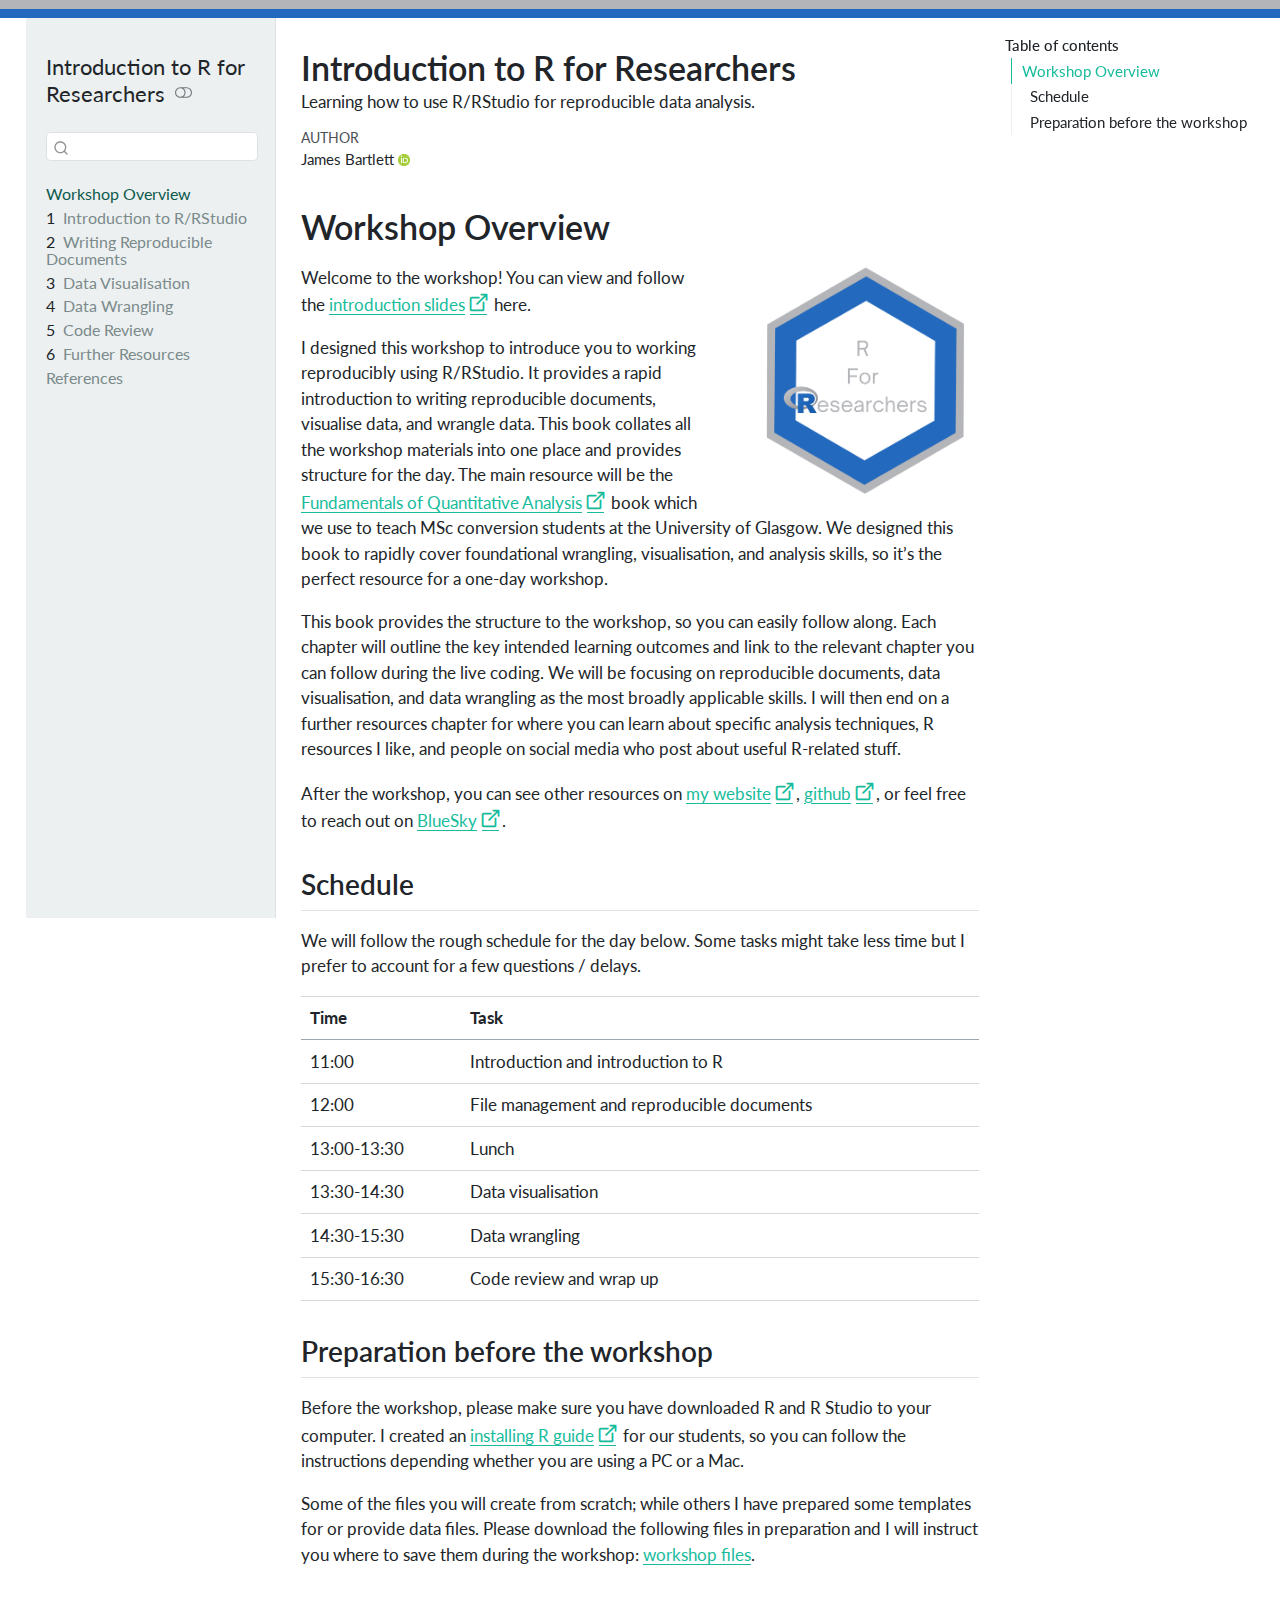
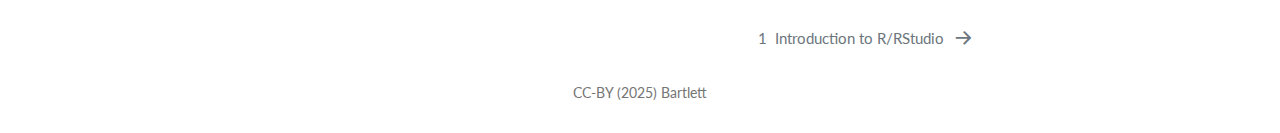
<file: docs/index.html>
<!DOCTYPE html>
<html xmlns="http://www.w3.org/1999/xhtml" lang="en" xml:lang="en"><head>

<meta charset="utf-8">
<meta name="generator" content="quarto-1.5.57">

<meta name="viewport" content="width=device-width, initial-scale=1.0, user-scalable=yes">

<meta name="author" content="James Bartlett">
<meta name="description" content="Learning how to use R/RStudio for reproducible data analysis.">

<title>Introduction to R for Researchers</title>
<style>
code{white-space: pre-wrap;}
span.smallcaps{font-variant: small-caps;}
div.columns{display: flex; gap: min(4vw, 1.5em);}
div.column{flex: auto; overflow-x: auto;}
div.hanging-indent{margin-left: 1.5em; text-indent: -1.5em;}
ul.task-list{list-style: none;}
ul.task-list li input[type="checkbox"] {
  width: 0.8em;
  margin: 0 0.8em 0.2em -1em; /* quarto-specific, see https://github.com/quarto-dev/quarto-cli/issues/4556 */ 
  vertical-align: middle;
}
</style>


<script src="site_libs/quarto-nav/quarto-nav.js"></script>
<script src="site_libs/clipboard/clipboard.min.js"></script>
<script src="site_libs/quarto-search/autocomplete.umd.js"></script>
<script src="site_libs/quarto-search/fuse.min.js"></script>
<script src="site_libs/quarto-search/quarto-search.js"></script>
<meta name="quarto:offset" content="./">
<link href="./01_Intro_R.html" rel="next">
<link href="./images/logos/logo.png" rel="icon" type="image/png">
<script src="site_libs/quarto-html/quarto.js"></script>
<script src="site_libs/quarto-html/popper.min.js"></script>
<script src="site_libs/quarto-html/tippy.umd.min.js"></script>
<script src="site_libs/quarto-html/anchor.min.js"></script>
<link href="site_libs/quarto-html/tippy.css" rel="stylesheet">
<link href="site_libs/quarto-html/quarto-syntax-highlighting.css" rel="stylesheet" class="quarto-color-scheme" id="quarto-text-highlighting-styles">
<link href="site_libs/quarto-html/quarto-syntax-highlighting-dark.css" rel="prefetch" class="quarto-color-scheme quarto-color-alternate" id="quarto-text-highlighting-styles">
<script src="site_libs/bootstrap/bootstrap.min.js"></script>
<link href="site_libs/bootstrap/bootstrap-icons.css" rel="stylesheet">
<link href="site_libs/bootstrap/bootstrap.min.css" rel="stylesheet" class="quarto-color-scheme" id="quarto-bootstrap" data-mode="light">
<link href="site_libs/bootstrap/bootstrap-dark.min.css" rel="prefetch" class="quarto-color-scheme quarto-color-alternate" id="quarto-bootstrap" data-mode="dark">
<script id="quarto-search-options" type="application/json">{
  "location": "sidebar",
  "copy-button": false,
  "collapse-after": 3,
  "panel-placement": "start",
  "type": "textbox",
  "limit": 50,
  "keyboard-shortcut": [
    "f",
    "/",
    "s"
  ],
  "show-item-context": false,
  "language": {
    "search-no-results-text": "No results",
    "search-matching-documents-text": "matching documents",
    "search-copy-link-title": "Copy link to search",
    "search-hide-matches-text": "Hide additional matches",
    "search-more-match-text": "more match in this document",
    "search-more-matches-text": "more matches in this document",
    "search-clear-button-title": "Clear",
    "search-text-placeholder": "",
    "search-detached-cancel-button-title": "Cancel",
    "search-submit-button-title": "Submit",
    "search-label": "Search"
  }
}</script>


<link rel="stylesheet" href="https://use.fontawesome.com/releases/v5.13.0/css/all.css">
<link rel="stylesheet" href="include/booktem.css">
<link rel="stylesheet" href="include/webex.css">
<link rel="stylesheet" href="include/glossary.css">
<link rel="stylesheet" href="include/style.css">
</head>

<body class="nav-sidebar floating">

<div id="quarto-search-results"></div>
  <header id="quarto-header" class="headroom fixed-top">
  <nav class="quarto-secondary-nav">
    <div class="container-fluid d-flex">
      <button type="button" class="quarto-btn-toggle btn" data-bs-toggle="collapse" role="button" data-bs-target=".quarto-sidebar-collapse-item" aria-controls="quarto-sidebar" aria-expanded="false" aria-label="Toggle sidebar navigation" onclick="if (window.quartoToggleHeadroom) { window.quartoToggleHeadroom(); }">
        <i class="bi bi-layout-text-sidebar-reverse"></i>
      </button>
        <nav class="quarto-page-breadcrumbs" aria-label="breadcrumb"><ol class="breadcrumb"><li class="breadcrumb-item"><a href="./index.html">Workshop Overview</a></li></ol></nav>
        <a class="flex-grow-1" role="navigation" data-bs-toggle="collapse" data-bs-target=".quarto-sidebar-collapse-item" aria-controls="quarto-sidebar" aria-expanded="false" aria-label="Toggle sidebar navigation" onclick="if (window.quartoToggleHeadroom) { window.quartoToggleHeadroom(); }">      
        </a>
      <button type="button" class="btn quarto-search-button" aria-label="Search" onclick="window.quartoOpenSearch();">
        <i class="bi bi-search"></i>
      </button>
    </div>
  </nav>
</header>
<!-- content -->
<div id="quarto-content" class="quarto-container page-columns page-rows-contents page-layout-article">
<!-- sidebar -->
  <nav id="quarto-sidebar" class="sidebar collapse collapse-horizontal quarto-sidebar-collapse-item sidebar-navigation floating overflow-auto">
    <div class="pt-lg-2 mt-2 text-left sidebar-header">
    <div class="sidebar-title mb-0 py-0">
      <a href="./">Introduction to R for Researchers</a> 
        <div class="sidebar-tools-main">
  <a href="" class="quarto-color-scheme-toggle quarto-navigation-tool  px-1" onclick="window.quartoToggleColorScheme(); return false;" title="Toggle dark mode"><i class="bi"></i></a>
</div>
    </div>
      </div>
        <div class="mt-2 flex-shrink-0 align-items-center">
        <div class="sidebar-search">
        <div id="quarto-search" class="" title="Search"></div>
        </div>
        </div>
    <div class="sidebar-menu-container"> 
    <ul class="list-unstyled mt-1">
        <li class="sidebar-item">
  <div class="sidebar-item-container"> 
  <a href="./index.html" class="sidebar-item-text sidebar-link active">
 <span class="menu-text">Workshop Overview</span></a>
  </div>
</li>
        <li class="sidebar-item">
  <div class="sidebar-item-container"> 
  <a href="./01_Intro_R.html" class="sidebar-item-text sidebar-link">
 <span class="menu-text"><span class="chapter-number">1</span>&nbsp; <span class="chapter-title">Introduction to R/RStudio</span></span></a>
  </div>
</li>
        <li class="sidebar-item">
  <div class="sidebar-item-container"> 
  <a href="./02_Repro_Docs.html" class="sidebar-item-text sidebar-link">
 <span class="menu-text"><span class="chapter-number">2</span>&nbsp; <span class="chapter-title">Writing Reproducible Documents</span></span></a>
  </div>
</li>
        <li class="sidebar-item">
  <div class="sidebar-item-container"> 
  <a href="./03_Visualisation.html" class="sidebar-item-text sidebar-link">
 <span class="menu-text"><span class="chapter-number">3</span>&nbsp; <span class="chapter-title">Data Visualisation</span></span></a>
  </div>
</li>
        <li class="sidebar-item">
  <div class="sidebar-item-container"> 
  <a href="./04_Wrangling.html" class="sidebar-item-text sidebar-link">
 <span class="menu-text"><span class="chapter-number">4</span>&nbsp; <span class="chapter-title">Data Wrangling</span></span></a>
  </div>
</li>
        <li class="sidebar-item">
  <div class="sidebar-item-container"> 
  <a href="./05_Codereview.html" class="sidebar-item-text sidebar-link">
 <span class="menu-text"><span class="chapter-number">5</span>&nbsp; <span class="chapter-title">Code Review</span></span></a>
  </div>
</li>
        <li class="sidebar-item">
  <div class="sidebar-item-container"> 
  <a href="./06_Resources.html" class="sidebar-item-text sidebar-link">
 <span class="menu-text"><span class="chapter-number">6</span>&nbsp; <span class="chapter-title">Further Resources</span></span></a>
  </div>
</li>
        <li class="sidebar-item">
  <div class="sidebar-item-container"> 
  <a href="./references.html" class="sidebar-item-text sidebar-link">
 <span class="menu-text">References</span></a>
  </div>
</li>
    </ul>
    </div>
</nav>
<div id="quarto-sidebar-glass" class="quarto-sidebar-collapse-item" data-bs-toggle="collapse" data-bs-target=".quarto-sidebar-collapse-item"></div>
<!-- margin-sidebar -->
    <div id="quarto-margin-sidebar" class="sidebar margin-sidebar">
        <nav id="TOC" role="doc-toc" class="toc-active">
    <h2 id="toc-title">Table of contents</h2>
   
  <ul>
  <li><a href="#workshop-overview" id="toc-workshop-overview" class="nav-link active" data-scroll-target="#workshop-overview">Workshop Overview</a>
  <ul class="collapse">
  <li><a href="#schedule" id="toc-schedule" class="nav-link" data-scroll-target="#schedule">Schedule</a></li>
  <li><a href="#preparation-before-the-workshop" id="toc-preparation-before-the-workshop" class="nav-link" data-scroll-target="#preparation-before-the-workshop">Preparation before the workshop</a></li>
  </ul></li>
  </ul>
</nav>
    </div>
<!-- main -->
<main class="content" id="quarto-document-content">

<header id="title-block-header" class="quarto-title-block default">
<div class="quarto-title">
<h1 class="title">Introduction to R for Researchers</h1>
</div>

<div>
  <div class="description">
    Learning how to use R/RStudio for reproducible data analysis.
  </div>
</div>


<div class="quarto-title-meta">

    <div>
    <div class="quarto-title-meta-heading">Author</div>
    <div class="quarto-title-meta-contents">
             <p>James Bartlett <a href="https://orcid.org/0000-0002-4191-5245" class="quarto-title-author-orcid"> <img src="[data-uri]"></a></p>
          </div>
  </div>
    
  
    
  </div>
  


</header>



<section id="workshop-overview" class="level1 unnumbered">
<h1 class="unnumbered">Workshop Overview</h1><p><img src="images/logos/logo.png" title="Introduction to R for Researchers" class="quarto-cover-image img-fluid"></p>
<p>Welcome to the workshop! You can view and follow the <a href="Introduction_slides.html" target="_blank">introduction slides</a> here.</p>
<p>I designed this workshop to introduce you to working reproducibly using R/RStudio. It provides a rapid introduction to writing reproducible documents, visualise data, and wrangle data. This book collates all the workshop materials into one place and provides structure for the day. The main resource will be the <a href="https://psyteachr.github.io/quant-fun-v3/" target="_blank">Fundamentals of Quantitative Analysis</a> book which we use to teach MSc conversion students at the University of Glasgow. We designed this book to rapidly cover foundational wrangling, visualisation, and analysis skills, so it’s the perfect resource for a one-day workshop.</p>
<p>This book provides the structure to the workshop, so you can easily follow along. Each chapter will outline the key intended learning outcomes and link to the relevant chapter you can follow during the live coding. We will be focusing on reproducible documents, data visualisation, and data wrangling as the most broadly applicable skills. I will then end on a further resources chapter for where you can learn about specific analysis techniques, R resources I like, and people on social media who post about useful R-related stuff.</p>
<p>After the workshop, you can see other resources on <a href="https://bartlettje.github.io/" target="_blank">my website</a>, <a href="https://github.com/BartlettJE" target="_blank">github</a>, or feel free to reach out on <a href="https://bsky.app/profile/bartlettje.bsky.social" target="_blank">BlueSky</a>.</p>
<section id="schedule" class="level2">
<h2 class="anchored" data-anchor-id="schedule">Schedule</h2>
<p>We will follow the rough schedule for the day below. Some tasks might take less time but I prefer to account for a few questions / delays.</p>
<table class="caption-top table">
<thead>
<tr class="header">
<th>Time</th>
<th>Task</th>
</tr>
</thead>
<tbody>
<tr class="odd">
<td>11:00</td>
<td>Introduction and introduction to R</td>
</tr>
<tr class="even">
<td>12:00</td>
<td>File management and reproducible documents</td>
</tr>
<tr class="odd">
<td>13:00-13:30</td>
<td>Lunch</td>
</tr>
<tr class="even">
<td>13:30-14:30</td>
<td>Data visualisation</td>
</tr>
<tr class="odd">
<td>14:30-15:30</td>
<td>Data wrangling</td>
</tr>
<tr class="even">
<td>15:30-16:30</td>
<td>Code review and wrap up</td>
</tr>
</tbody>
</table>
</section>
<section id="preparation-before-the-workshop" class="level2">
<h2 class="anchored" data-anchor-id="preparation-before-the-workshop">Preparation before the workshop</h2>
<p>Before the workshop, please make sure you have downloaded R and R Studio to your computer. I created an <a href="https://psyteachr.github.io/RSetGo/" target="_blank">installing R guide</a> for our students, so you can follow the instructions depending whether you are using a PC or a Mac.</p>
<p>Some of the files you will create from scratch; while others I have prepared some templates for or provide data files. Please download the following files in preparation and I will instruct you where to save them during the workshop: <a href="">workshop files</a>.</p>


</section>
</section>

</main> <!-- /main -->
<script>

/* update total correct if #webex-total_correct exists */
update_total_correct = function() {
  console.log("webex: update total_correct");

  var t = document.getElementsByClassName("webex-total_correct");
  for (var i = 0; i < t.length; i++) {
    p = t[i].parentElement;
    var correct = p.getElementsByClassName("webex-correct").length;
    var solvemes = p.getElementsByClassName("webex-solveme").length;
    var radiogroups = p.getElementsByClassName("webex-radiogroup").length;
    var selects = p.getElementsByClassName("webex-select").length;

    t[i].innerHTML = correct + " of " + (solvemes + radiogroups + selects) + " correct";
  }
}

/* webex-solution button toggling function */
b_func = function() {
  console.log("webex: toggle hide");

  var cl = this.parentElement.classList;
  if (cl.contains('open')) {
    cl.remove("open");
  } else {
    cl.add("open");
  }
}

/* check answers */
check_func = function() {
  console.log("webex: check answers");

  var cl = this.parentElement.classList;
  if (cl.contains('unchecked')) {
    cl.remove("unchecked");
    this.innerHTML = "Hide Answers";
  } else {
    cl.add("unchecked");
    this.innerHTML = "Show Answers";
  }
}

/* function for checking solveme answers */
solveme_func = function(e) {
  console.log("webex: check solveme");

  var real_answers = JSON.parse(this.dataset.answer);
  var my_answer = this.value;
  var cl = this.classList;
  if (cl.contains("ignorecase")) {
    my_answer = my_answer.toLowerCase();
  }
  if (cl.contains("nospaces")) {
    my_answer = my_answer.replace(/ /g, "")
  }

  if (my_answer == "") {
    cl.remove("webex-correct");
    cl.remove("webex-incorrect");
  } else if (real_answers.includes(my_answer)) {
    cl.add("webex-correct");
    cl.remove("webex-incorrect");
  } else {
    cl.add("webex-incorrect");
    cl.remove("webex-correct");
  }

  // match numeric answers within a specified tolerance
  if(this.dataset.tol > 0){
    var tol = JSON.parse(this.dataset.tol);
    var matches = real_answers.map(x => Math.abs(x - my_answer) < tol)
    if (matches.reduce((a, b) => a + b, 0) > 0) {
      cl.add("webex-correct");
    } else {
      cl.remove("webex-correct");
    }
  }

  // added regex bit
  if (cl.contains("regex")){
    answer_regex = RegExp(real_answers.join("|"))
    if (answer_regex.test(my_answer)) {
      cl.add("webex-correct");
    }
  }

  update_total_correct();
}

/* function for checking select answers */
select_func = function(e) {
  console.log("webex: check select");

  var cl = this.classList

  /* add style */
  cl.remove("webex-incorrect");
  cl.remove("webex-correct");
  if (this.value == "answer") {
    cl.add("webex-correct");
  } else if (this.value != "blank") {
    cl.add("webex-incorrect");
  }

  update_total_correct();
}

/* function for checking radiogroups answers */
radiogroups_func = function(e) {
  console.log("webex: check radiogroups");

  var checked_button = document.querySelector('input[name=' + this.id + ']:checked');
  var cl = checked_button.parentElement.classList;
  var labels = checked_button.parentElement.parentElement.children;

  /* get rid of styles */
  for (i = 0; i < labels.length; i++) {
    labels[i].classList.remove("webex-incorrect");
    labels[i].classList.remove("webex-correct");
  }

  /* add style */
  if (checked_button.value == "answer") {
    cl.add("webex-correct");
  } else {
    cl.add("webex-incorrect");
  }

  update_total_correct();
}

window.onload = function() {
  console.log("webex onload");
  /* set up solution buttons */
  var buttons = document.getElementsByTagName("button");

  for (var i = 0; i < buttons.length; i++) {
    if (buttons[i].parentElement.classList.contains('webex-solution')) {
      buttons[i].onclick = b_func;
    }
  }

  var check_sections = document.getElementsByClassName("webex-check");
  console.log("check:", check_sections.length);
  for (var i = 0; i < check_sections.length; i++) {
    check_sections[i].classList.add("unchecked");

    let btn = document.createElement("button");
    btn.innerHTML = "Show Answers";
    btn.classList.add("webex-check-button");
    btn.onclick = check_func;
    check_sections[i].appendChild(btn);

    let spn = document.createElement("span");
    spn.classList.add("webex-total_correct");
    check_sections[i].appendChild(spn);
  }

  /* set up webex-solveme inputs */
  var solveme = document.getElementsByClassName("webex-solveme");

  for (var i = 0; i < solveme.length; i++) {
    /* make sure input boxes don't auto-anything */
    solveme[i].setAttribute("autocomplete","off");
    solveme[i].setAttribute("autocorrect", "off");
    solveme[i].setAttribute("autocapitalize", "off");
    solveme[i].setAttribute("spellcheck", "false");
    solveme[i].value = "";

    /* adjust answer for ignorecase or nospaces */
    var cl = solveme[i].classList;
    var real_answer = solveme[i].dataset.answer;
    if (cl.contains("ignorecase")) {
      real_answer = real_answer.toLowerCase();
    }
    if (cl.contains("nospaces")) {
      real_answer = real_answer.replace(/ /g, "");
    }
    solveme[i].dataset.answer = real_answer;

    /* attach checking function */
    solveme[i].onkeyup = solveme_func;
    solveme[i].onchange = solveme_func;

    solveme[i].insertAdjacentHTML("afterend", " <span class='webex-icon'></span>")
  }

  /* set up radiogroups */
  var radiogroups = document.getElementsByClassName("webex-radiogroup");
  for (var i = 0; i < radiogroups.length; i++) {
    radiogroups[i].onchange = radiogroups_func;
  }

  /* set up selects */
  var selects = document.getElementsByClassName("webex-select");
  for (var i = 0; i < selects.length; i++) {
    selects[i].onchange = select_func;
    selects[i].insertAdjacentHTML("afterend", " <span class='webex-icon'></span>")
  }

  update_total_correct();
}

</script>
<script>
// open rdrr links externally ----

var exlinks = document.querySelectorAll("a[href^='https://rdrr.io']");
var exlink_func = function(){
  window.open(this.href);
  return false;
};
for (var i = 0; i < exlinks.length; i++) {
    exlinks[i].addEventListener('click', exlink_func, false);
}

// visible second sidebar in mobile ----

function move_sidebar() {
  var toc = document.getElementById("TOC");
  var small_sidebar = document.querySelector("#quarto-sidebar .sidebar-menu-container");
  var right_sidebar = document.getElementById("quarto-margin-sidebar");

  if (window.innerWidth < 768) {
    small_sidebar.append(toc);
  } else {
    right_sidebar.append(toc);
  }
}
move_sidebar();
window.onresize = move_sidebar;
</script>
<script id="quarto-html-after-body" type="application/javascript">
window.document.addEventListener("DOMContentLoaded", function (event) {
  const toggleBodyColorMode = (bsSheetEl) => {
    const mode = bsSheetEl.getAttribute("data-mode");
    const bodyEl = window.document.querySelector("body");
    if (mode === "dark") {
      bodyEl.classList.add("quarto-dark");
      bodyEl.classList.remove("quarto-light");
    } else {
      bodyEl.classList.add("quarto-light");
      bodyEl.classList.remove("quarto-dark");
    }
  }
  const toggleBodyColorPrimary = () => {
    const bsSheetEl = window.document.querySelector("link#quarto-bootstrap");
    if (bsSheetEl) {
      toggleBodyColorMode(bsSheetEl);
    }
  }
  toggleBodyColorPrimary();  
  const disableStylesheet = (stylesheets) => {
    for (let i=0; i < stylesheets.length; i++) {
      const stylesheet = stylesheets[i];
      stylesheet.rel = 'prefetch';
    }
  }
  const enableStylesheet = (stylesheets) => {
    for (let i=0; i < stylesheets.length; i++) {
      const stylesheet = stylesheets[i];
      stylesheet.rel = 'stylesheet';
    }
  }
  const manageTransitions = (selector, allowTransitions) => {
    const els = window.document.querySelectorAll(selector);
    for (let i=0; i < els.length; i++) {
      const el = els[i];
      if (allowTransitions) {
        el.classList.remove('notransition');
      } else {
        el.classList.add('notransition');
      }
    }
  }
  const toggleGiscusIfUsed = (isAlternate, darkModeDefault) => {
    const baseTheme = document.querySelector('#giscus-base-theme')?.value ?? 'light';
    const alternateTheme = document.querySelector('#giscus-alt-theme')?.value ?? 'dark';
    let newTheme = '';
    if(darkModeDefault) {
      newTheme = isAlternate ? baseTheme : alternateTheme;
    } else {
      newTheme = isAlternate ? alternateTheme : baseTheme;
    }
    const changeGiscusTheme = () => {
      // From: https://github.com/giscus/giscus/issues/336
      const sendMessage = (message) => {
        const iframe = document.querySelector('iframe.giscus-frame');
        if (!iframe) return;
        iframe.contentWindow.postMessage({ giscus: message }, 'https://giscus.app');
      }
      sendMessage({
        setConfig: {
          theme: newTheme
        }
      });
    }
    const isGiscussLoaded = window.document.querySelector('iframe.giscus-frame') !== null;
    if (isGiscussLoaded) {
      changeGiscusTheme();
    }
  }
  const toggleColorMode = (alternate) => {
    // Switch the stylesheets
    const alternateStylesheets = window.document.querySelectorAll('link.quarto-color-scheme.quarto-color-alternate');
    manageTransitions('#quarto-margin-sidebar .nav-link', false);
    if (alternate) {
      enableStylesheet(alternateStylesheets);
      for (const sheetNode of alternateStylesheets) {
        if (sheetNode.id === "quarto-bootstrap") {
          toggleBodyColorMode(sheetNode);
        }
      }
    } else {
      disableStylesheet(alternateStylesheets);
      toggleBodyColorPrimary();
    }
    manageTransitions('#quarto-margin-sidebar .nav-link', true);
    // Switch the toggles
    const toggles = window.document.querySelectorAll('.quarto-color-scheme-toggle');
    for (let i=0; i < toggles.length; i++) {
      const toggle = toggles[i];
      if (toggle) {
        if (alternate) {
          toggle.classList.add("alternate");     
        } else {
          toggle.classList.remove("alternate");
        }
      }
    }
    // Hack to workaround the fact that safari doesn't
    // properly recolor the scrollbar when toggling (#1455)
    if (navigator.userAgent.indexOf('Safari') > 0 && navigator.userAgent.indexOf('Chrome') == -1) {
      manageTransitions("body", false);
      window.scrollTo(0, 1);
      setTimeout(() => {
        window.scrollTo(0, 0);
        manageTransitions("body", true);
      }, 40);  
    }
  }
  const isFileUrl = () => { 
    return window.location.protocol === 'file:';
  }
  const hasAlternateSentinel = () => {  
    let styleSentinel = getColorSchemeSentinel();
    if (styleSentinel !== null) {
      return styleSentinel === "alternate";
    } else {
      return false;
    }
  }
  const setStyleSentinel = (alternate) => {
    const value = alternate ? "alternate" : "default";
    if (!isFileUrl()) {
      window.localStorage.setItem("quarto-color-scheme", value);
    } else {
      localAlternateSentinel = value;
    }
  }
  const getColorSchemeSentinel = () => {
    if (!isFileUrl()) {
      const storageValue = window.localStorage.getItem("quarto-color-scheme");
      return storageValue != null ? storageValue : localAlternateSentinel;
    } else {
      return localAlternateSentinel;
    }
  }
  const darkModeDefault = false;
  let localAlternateSentinel = darkModeDefault ? 'alternate' : 'default';
  // Dark / light mode switch
  window.quartoToggleColorScheme = () => {
    // Read the current dark / light value 
    let toAlternate = !hasAlternateSentinel();
    toggleColorMode(toAlternate);
    setStyleSentinel(toAlternate);
    toggleGiscusIfUsed(toAlternate, darkModeDefault);
  };
  // Ensure there is a toggle, if there isn't float one in the top right
  if (window.document.querySelector('.quarto-color-scheme-toggle') === null) {
    const a = window.document.createElement('a');
    a.classList.add('top-right');
    a.classList.add('quarto-color-scheme-toggle');
    a.href = "";
    a.onclick = function() { try { window.quartoToggleColorScheme(); } catch {} return false; };
    const i = window.document.createElement("i");
    i.classList.add('bi');
    a.appendChild(i);
    window.document.body.appendChild(a);
  }
  // Switch to dark mode if need be
  if (hasAlternateSentinel()) {
    toggleColorMode(true);
  } else {
    toggleColorMode(false);
  }
  const icon = "";
  const anchorJS = new window.AnchorJS();
  anchorJS.options = {
    placement: 'right',
    icon: icon
  };
  anchorJS.add('.anchored');
  const isCodeAnnotation = (el) => {
    for (const clz of el.classList) {
      if (clz.startsWith('code-annotation-')) {                     
        return true;
      }
    }
    return false;
  }
  const onCopySuccess = function(e) {
    // button target
    const button = e.trigger;
    // don't keep focus
    button.blur();
    // flash "checked"
    button.classList.add('code-copy-button-checked');
    var currentTitle = button.getAttribute("title");
    button.setAttribute("title", "Copied!");
    let tooltip;
    if (window.bootstrap) {
      button.setAttribute("data-bs-toggle", "tooltip");
      button.setAttribute("data-bs-placement", "left");
      button.setAttribute("data-bs-title", "Copied!");
      tooltip = new bootstrap.Tooltip(button, 
        { trigger: "manual", 
          customClass: "code-copy-button-tooltip",
          offset: [0, -8]});
      tooltip.show();    
    }
    setTimeout(function() {
      if (tooltip) {
        tooltip.hide();
        button.removeAttribute("data-bs-title");
        button.removeAttribute("data-bs-toggle");
        button.removeAttribute("data-bs-placement");
      }
      button.setAttribute("title", currentTitle);
      button.classList.remove('code-copy-button-checked');
    }, 1000);
    // clear code selection
    e.clearSelection();
  }
  const getTextToCopy = function(trigger) {
      const codeEl = trigger.previousElementSibling.cloneNode(true);
      for (const childEl of codeEl.children) {
        if (isCodeAnnotation(childEl)) {
          childEl.remove();
        }
      }
      return codeEl.innerText;
  }
  const clipboard = new window.ClipboardJS('.code-copy-button:not([data-in-quarto-modal])', {
    text: getTextToCopy
  });
  clipboard.on('success', onCopySuccess);
  if (window.document.getElementById('quarto-embedded-source-code-modal')) {
    // For code content inside modals, clipBoardJS needs to be initialized with a container option
    // TODO: Check when it could be a function (https://github.com/zenorocha/clipboard.js/issues/860)
    const clipboardModal = new window.ClipboardJS('.code-copy-button[data-in-quarto-modal]', {
      text: getTextToCopy,
      container: window.document.getElementById('quarto-embedded-source-code-modal')
    });
    clipboardModal.on('success', onCopySuccess);
  }
    var localhostRegex = new RegExp(/^(?:http|https):\/\/localhost\:?[0-9]*\//);
    var mailtoRegex = new RegExp(/^mailto:/);
      var filterRegex = new RegExp('/' + window.location.host + '/');
    var isInternal = (href) => {
        return filterRegex.test(href) || localhostRegex.test(href) || mailtoRegex.test(href);
    }
    // Inspect non-navigation links and adorn them if external
 	var links = window.document.querySelectorAll('a[href]:not(.nav-link):not(.navbar-brand):not(.toc-action):not(.sidebar-link):not(.sidebar-item-toggle):not(.pagination-link):not(.no-external):not([aria-hidden]):not(.dropdown-item):not(.quarto-navigation-tool):not(.about-link)');
    for (var i=0; i<links.length; i++) {
      const link = links[i];
      if (!isInternal(link.href)) {
        // undo the damage that might have been done by quarto-nav.js in the case of
        // links that we want to consider external
        if (link.dataset.originalHref !== undefined) {
          link.href = link.dataset.originalHref;
        }
      }
    }
  function tippyHover(el, contentFn, onTriggerFn, onUntriggerFn) {
    const config = {
      allowHTML: true,
      maxWidth: 500,
      delay: 100,
      arrow: false,
      appendTo: function(el) {
          return el.parentElement;
      },
      interactive: true,
      interactiveBorder: 10,
      theme: 'quarto',
      placement: 'bottom-start',
    };
    if (contentFn) {
      config.content = contentFn;
    }
    if (onTriggerFn) {
      config.onTrigger = onTriggerFn;
    }
    if (onUntriggerFn) {
      config.onUntrigger = onUntriggerFn;
    }
    window.tippy(el, config); 
  }
  const noterefs = window.document.querySelectorAll('a[role="doc-noteref"]');
  for (var i=0; i<noterefs.length; i++) {
    const ref = noterefs[i];
    tippyHover(ref, function() {
      // use id or data attribute instead here
      let href = ref.getAttribute('data-footnote-href') || ref.getAttribute('href');
      try { href = new URL(href).hash; } catch {}
      const id = href.replace(/^#\/?/, "");
      const note = window.document.getElementById(id);
      if (note) {
        return note.innerHTML;
      } else {
        return "";
      }
    });
  }
  const xrefs = window.document.querySelectorAll('a.quarto-xref');
  const processXRef = (id, note) => {
    // Strip column container classes
    const stripColumnClz = (el) => {
      el.classList.remove("page-full", "page-columns");
      if (el.children) {
        for (const child of el.children) {
          stripColumnClz(child);
        }
      }
    }
    stripColumnClz(note)
    if (id === null || id.startsWith('sec-')) {
      // Special case sections, only their first couple elements
      const container = document.createElement("div");
      if (note.children && note.children.length > 2) {
        container.appendChild(note.children[0].cloneNode(true));
        for (let i = 1; i < note.children.length; i++) {
          const child = note.children[i];
          if (child.tagName === "P" && child.innerText === "") {
            continue;
          } else {
            container.appendChild(child.cloneNode(true));
            break;
          }
        }
        if (window.Quarto?.typesetMath) {
          window.Quarto.typesetMath(container);
        }
        return container.innerHTML
      } else {
        if (window.Quarto?.typesetMath) {
          window.Quarto.typesetMath(note);
        }
        return note.innerHTML;
      }
    } else {
      // Remove any anchor links if they are present
      const anchorLink = note.querySelector('a.anchorjs-link');
      if (anchorLink) {
        anchorLink.remove();
      }
      if (window.Quarto?.typesetMath) {
        window.Quarto.typesetMath(note);
      }
      // TODO in 1.5, we should make sure this works without a callout special case
      if (note.classList.contains("callout")) {
        return note.outerHTML;
      } else {
        return note.innerHTML;
      }
    }
  }
  for (var i=0; i<xrefs.length; i++) {
    const xref = xrefs[i];
    tippyHover(xref, undefined, function(instance) {
      instance.disable();
      let url = xref.getAttribute('href');
      let hash = undefined; 
      if (url.startsWith('#')) {
        hash = url;
      } else {
        try { hash = new URL(url).hash; } catch {}
      }
      if (hash) {
        const id = hash.replace(/^#\/?/, "");
        const note = window.document.getElementById(id);
        if (note !== null) {
          try {
            const html = processXRef(id, note.cloneNode(true));
            instance.setContent(html);
          } finally {
            instance.enable();
            instance.show();
          }
        } else {
          // See if we can fetch this
          fetch(url.split('#')[0])
          .then(res => res.text())
          .then(html => {
            const parser = new DOMParser();
            const htmlDoc = parser.parseFromString(html, "text/html");
            const note = htmlDoc.getElementById(id);
            if (note !== null) {
              const html = processXRef(id, note);
              instance.setContent(html);
            } 
          }).finally(() => {
            instance.enable();
            instance.show();
          });
        }
      } else {
        // See if we can fetch a full url (with no hash to target)
        // This is a special case and we should probably do some content thinning / targeting
        fetch(url)
        .then(res => res.text())
        .then(html => {
          const parser = new DOMParser();
          const htmlDoc = parser.parseFromString(html, "text/html");
          const note = htmlDoc.querySelector('main.content');
          if (note !== null) {
            // This should only happen for chapter cross references
            // (since there is no id in the URL)
            // remove the first header
            if (note.children.length > 0 && note.children[0].tagName === "HEADER") {
              note.children[0].remove();
            }
            const html = processXRef(null, note);
            instance.setContent(html);
          } 
        }).finally(() => {
          instance.enable();
          instance.show();
        });
      }
    }, function(instance) {
    });
  }
      let selectedAnnoteEl;
      const selectorForAnnotation = ( cell, annotation) => {
        let cellAttr = 'data-code-cell="' + cell + '"';
        let lineAttr = 'data-code-annotation="' +  annotation + '"';
        const selector = 'span[' + cellAttr + '][' + lineAttr + ']';
        return selector;
      }
      const selectCodeLines = (annoteEl) => {
        const doc = window.document;
        const targetCell = annoteEl.getAttribute("data-target-cell");
        const targetAnnotation = annoteEl.getAttribute("data-target-annotation");
        const annoteSpan = window.document.querySelector(selectorForAnnotation(targetCell, targetAnnotation));
        const lines = annoteSpan.getAttribute("data-code-lines").split(",");
        const lineIds = lines.map((line) => {
          return targetCell + "-" + line;
        })
        let top = null;
        let height = null;
        let parent = null;
        if (lineIds.length > 0) {
            //compute the position of the single el (top and bottom and make a div)
            const el = window.document.getElementById(lineIds[0]);
            top = el.offsetTop;
            height = el.offsetHeight;
            parent = el.parentElement.parentElement;
          if (lineIds.length > 1) {
            const lastEl = window.document.getElementById(lineIds[lineIds.length - 1]);
            const bottom = lastEl.offsetTop + lastEl.offsetHeight;
            height = bottom - top;
          }
          if (top !== null && height !== null && parent !== null) {
            // cook up a div (if necessary) and position it 
            let div = window.document.getElementById("code-annotation-line-highlight");
            if (div === null) {
              div = window.document.createElement("div");
              div.setAttribute("id", "code-annotation-line-highlight");
              div.style.position = 'absolute';
              parent.appendChild(div);
            }
            div.style.top = top - 2 + "px";
            div.style.height = height + 4 + "px";
            div.style.left = 0;
            let gutterDiv = window.document.getElementById("code-annotation-line-highlight-gutter");
            if (gutterDiv === null) {
              gutterDiv = window.document.createElement("div");
              gutterDiv.setAttribute("id", "code-annotation-line-highlight-gutter");
              gutterDiv.style.position = 'absolute';
              const codeCell = window.document.getElementById(targetCell);
              const gutter = codeCell.querySelector('.code-annotation-gutter');
              gutter.appendChild(gutterDiv);
            }
            gutterDiv.style.top = top - 2 + "px";
            gutterDiv.style.height = height + 4 + "px";
          }
          selectedAnnoteEl = annoteEl;
        }
      };
      const unselectCodeLines = () => {
        const elementsIds = ["code-annotation-line-highlight", "code-annotation-line-highlight-gutter"];
        elementsIds.forEach((elId) => {
          const div = window.document.getElementById(elId);
          if (div) {
            div.remove();
          }
        });
        selectedAnnoteEl = undefined;
      };
        // Handle positioning of the toggle
    window.addEventListener(
      "resize",
      throttle(() => {
        elRect = undefined;
        if (selectedAnnoteEl) {
          selectCodeLines(selectedAnnoteEl);
        }
      }, 10)
    );
    function throttle(fn, ms) {
    let throttle = false;
    let timer;
      return (...args) => {
        if(!throttle) { // first call gets through
            fn.apply(this, args);
            throttle = true;
        } else { // all the others get throttled
            if(timer) clearTimeout(timer); // cancel #2
            timer = setTimeout(() => {
              fn.apply(this, args);
              timer = throttle = false;
            }, ms);
        }
      };
    }
      // Attach click handler to the DT
      const annoteDls = window.document.querySelectorAll('dt[data-target-cell]');
      for (const annoteDlNode of annoteDls) {
        annoteDlNode.addEventListener('click', (event) => {
          const clickedEl = event.target;
          if (clickedEl !== selectedAnnoteEl) {
            unselectCodeLines();
            const activeEl = window.document.querySelector('dt[data-target-cell].code-annotation-active');
            if (activeEl) {
              activeEl.classList.remove('code-annotation-active');
            }
            selectCodeLines(clickedEl);
            clickedEl.classList.add('code-annotation-active');
          } else {
            // Unselect the line
            unselectCodeLines();
            clickedEl.classList.remove('code-annotation-active');
          }
        });
      }
  const findCites = (el) => {
    const parentEl = el.parentElement;
    if (parentEl) {
      const cites = parentEl.dataset.cites;
      if (cites) {
        return {
          el,
          cites: cites.split(' ')
        };
      } else {
        return findCites(el.parentElement)
      }
    } else {
      return undefined;
    }
  };
  var bibliorefs = window.document.querySelectorAll('a[role="doc-biblioref"]');
  for (var i=0; i<bibliorefs.length; i++) {
    const ref = bibliorefs[i];
    const citeInfo = findCites(ref);
    if (citeInfo) {
      tippyHover(citeInfo.el, function() {
        var popup = window.document.createElement('div');
        citeInfo.cites.forEach(function(cite) {
          var citeDiv = window.document.createElement('div');
          citeDiv.classList.add('hanging-indent');
          citeDiv.classList.add('csl-entry');
          var biblioDiv = window.document.getElementById('ref-' + cite);
          if (biblioDiv) {
            citeDiv.innerHTML = biblioDiv.innerHTML;
          }
          popup.appendChild(citeDiv);
        });
        return popup.innerHTML;
      });
    }
  }
});
</script>
<nav class="page-navigation">
  <div class="nav-page nav-page-previous">
  </div>
  <div class="nav-page nav-page-next">
      <a href="./01_Intro_R.html" class="pagination-link" aria-label="Introduction to R/RStudio">
        <span class="nav-page-text"><span class="chapter-number">1</span>&nbsp; <span class="chapter-title">Introduction to R/RStudio</span></span> <i class="bi bi-arrow-right-short"></i>
      </a>
  </div>
</nav>
</div> <!-- /content -->
<footer class="footer">
  <div class="nav-footer">
    <div class="nav-footer-left">
      &nbsp;
    </div>   
    <div class="nav-footer-center">
<p>CC-BY (2025) Bartlett</p>
</div>
    <div class="nav-footer-right">
      &nbsp;
    </div>
  </div>
</footer>




</body></html>
</file>
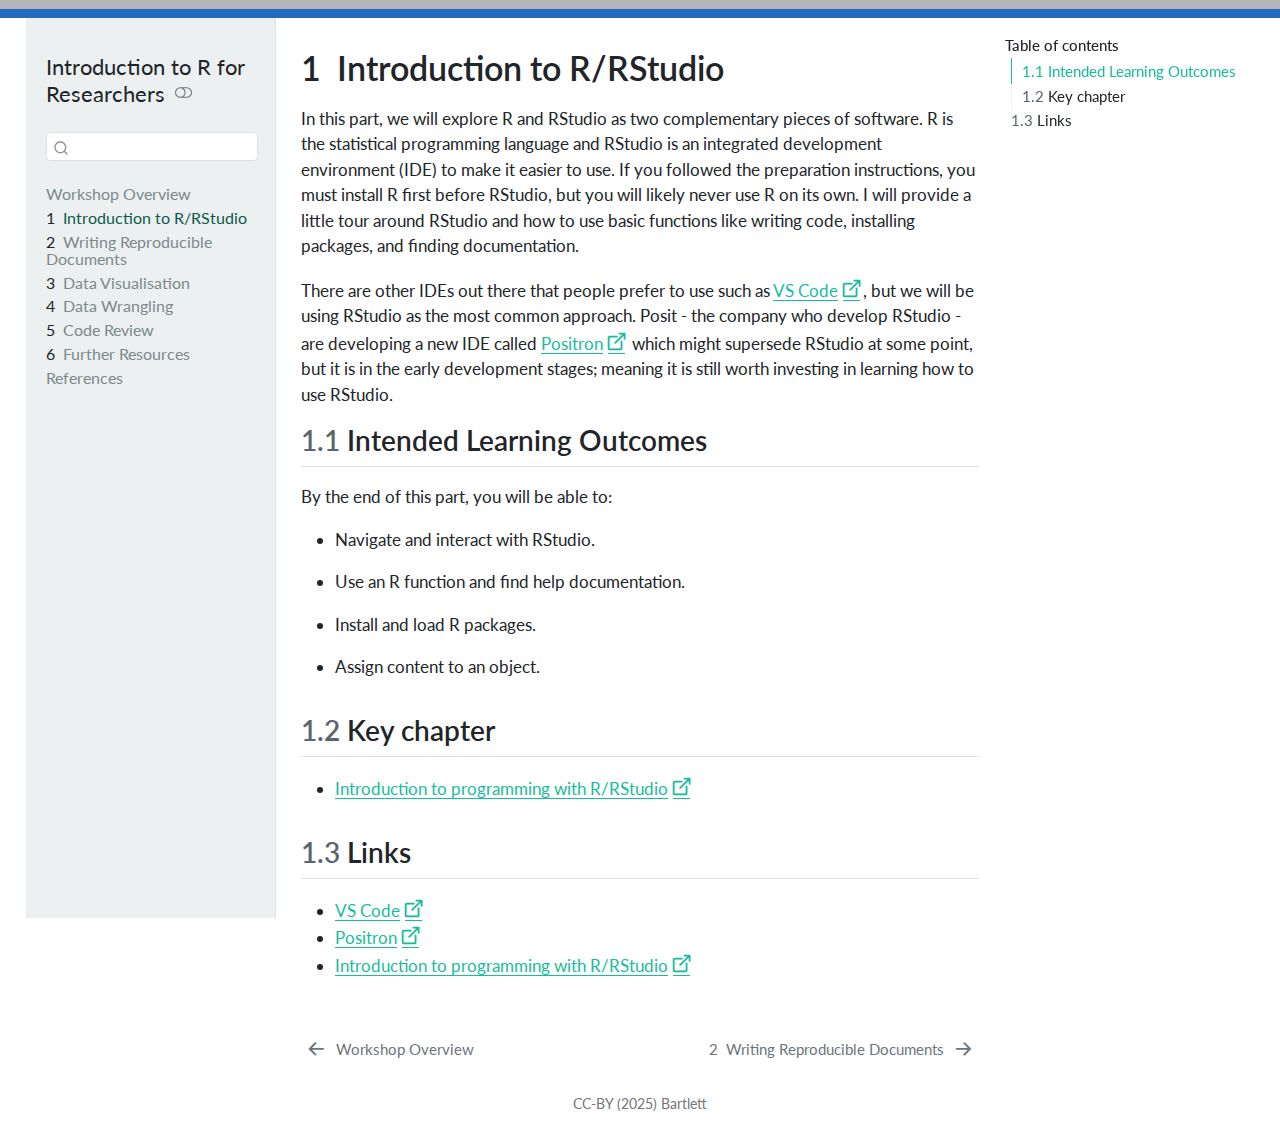
<file: docs/01_Intro_R.html>
<!DOCTYPE html>
<html xmlns="http://www.w3.org/1999/xhtml" lang="en" xml:lang="en"><head>

<meta charset="utf-8">
<meta name="generator" content="quarto-1.5.57">

<meta name="viewport" content="width=device-width, initial-scale=1.0, user-scalable=yes">

<meta name="description" content="Learning how to use R/RStudio for reproducible data analysis.">

<title>1&nbsp; Introduction to R/RStudio – Introduction to R for Researchers</title>
<style>
code{white-space: pre-wrap;}
span.smallcaps{font-variant: small-caps;}
div.columns{display: flex; gap: min(4vw, 1.5em);}
div.column{flex: auto; overflow-x: auto;}
div.hanging-indent{margin-left: 1.5em; text-indent: -1.5em;}
ul.task-list{list-style: none;}
ul.task-list li input[type="checkbox"] {
  width: 0.8em;
  margin: 0 0.8em 0.2em -1em; /* quarto-specific, see https://github.com/quarto-dev/quarto-cli/issues/4556 */ 
  vertical-align: middle;
}
</style>


<script src="site_libs/quarto-nav/quarto-nav.js"></script>
<script src="site_libs/clipboard/clipboard.min.js"></script>
<script src="site_libs/quarto-search/autocomplete.umd.js"></script>
<script src="site_libs/quarto-search/fuse.min.js"></script>
<script src="site_libs/quarto-search/quarto-search.js"></script>
<meta name="quarto:offset" content="./">
<link href="./02_Repro_Docs.html" rel="next">
<link href="./index.html" rel="prev">
<link href="./images/logos/logo.png" rel="icon" type="image/png">
<script src="site_libs/quarto-html/quarto.js"></script>
<script src="site_libs/quarto-html/popper.min.js"></script>
<script src="site_libs/quarto-html/tippy.umd.min.js"></script>
<script src="site_libs/quarto-html/anchor.min.js"></script>
<link href="site_libs/quarto-html/tippy.css" rel="stylesheet">
<link href="site_libs/quarto-html/quarto-syntax-highlighting.css" rel="stylesheet" class="quarto-color-scheme" id="quarto-text-highlighting-styles">
<link href="site_libs/quarto-html/quarto-syntax-highlighting-dark.css" rel="prefetch" class="quarto-color-scheme quarto-color-alternate" id="quarto-text-highlighting-styles">
<script src="site_libs/bootstrap/bootstrap.min.js"></script>
<link href="site_libs/bootstrap/bootstrap-icons.css" rel="stylesheet">
<link href="site_libs/bootstrap/bootstrap.min.css" rel="stylesheet" class="quarto-color-scheme" id="quarto-bootstrap" data-mode="light">
<link href="site_libs/bootstrap/bootstrap-dark.min.css" rel="prefetch" class="quarto-color-scheme quarto-color-alternate" id="quarto-bootstrap" data-mode="dark">
<script id="quarto-search-options" type="application/json">{
  "location": "sidebar",
  "copy-button": false,
  "collapse-after": 3,
  "panel-placement": "start",
  "type": "textbox",
  "limit": 50,
  "keyboard-shortcut": [
    "f",
    "/",
    "s"
  ],
  "show-item-context": false,
  "language": {
    "search-no-results-text": "No results",
    "search-matching-documents-text": "matching documents",
    "search-copy-link-title": "Copy link to search",
    "search-hide-matches-text": "Hide additional matches",
    "search-more-match-text": "more match in this document",
    "search-more-matches-text": "more matches in this document",
    "search-clear-button-title": "Clear",
    "search-text-placeholder": "",
    "search-detached-cancel-button-title": "Cancel",
    "search-submit-button-title": "Submit",
    "search-label": "Search"
  }
}</script>


<link rel="stylesheet" href="https://use.fontawesome.com/releases/v5.13.0/css/all.css">
<link rel="stylesheet" href="include/booktem.css">
<link rel="stylesheet" href="include/webex.css">
<link rel="stylesheet" href="include/glossary.css">
<link rel="stylesheet" href="include/style.css">
</head>

<body class="nav-sidebar floating">

<div id="quarto-search-results"></div>
  <header id="quarto-header" class="headroom fixed-top">
  <nav class="quarto-secondary-nav">
    <div class="container-fluid d-flex">
      <button type="button" class="quarto-btn-toggle btn" data-bs-toggle="collapse" role="button" data-bs-target=".quarto-sidebar-collapse-item" aria-controls="quarto-sidebar" aria-expanded="false" aria-label="Toggle sidebar navigation" onclick="if (window.quartoToggleHeadroom) { window.quartoToggleHeadroom(); }">
        <i class="bi bi-layout-text-sidebar-reverse"></i>
      </button>
        <nav class="quarto-page-breadcrumbs" aria-label="breadcrumb"><ol class="breadcrumb"><li class="breadcrumb-item"><a href="./01_Intro_R.html"><span class="chapter-number">1</span>&nbsp; <span class="chapter-title">Introduction to R/RStudio</span></a></li></ol></nav>
        <a class="flex-grow-1" role="navigation" data-bs-toggle="collapse" data-bs-target=".quarto-sidebar-collapse-item" aria-controls="quarto-sidebar" aria-expanded="false" aria-label="Toggle sidebar navigation" onclick="if (window.quartoToggleHeadroom) { window.quartoToggleHeadroom(); }">      
        </a>
      <button type="button" class="btn quarto-search-button" aria-label="Search" onclick="window.quartoOpenSearch();">
        <i class="bi bi-search"></i>
      </button>
    </div>
  </nav>
</header>
<!-- content -->
<div id="quarto-content" class="quarto-container page-columns page-rows-contents page-layout-article">
<!-- sidebar -->
  <nav id="quarto-sidebar" class="sidebar collapse collapse-horizontal quarto-sidebar-collapse-item sidebar-navigation floating overflow-auto">
    <div class="pt-lg-2 mt-2 text-left sidebar-header">
    <div class="sidebar-title mb-0 py-0">
      <a href="./">Introduction to R for Researchers</a> 
        <div class="sidebar-tools-main">
  <a href="" class="quarto-color-scheme-toggle quarto-navigation-tool  px-1" onclick="window.quartoToggleColorScheme(); return false;" title="Toggle dark mode"><i class="bi"></i></a>
</div>
    </div>
      </div>
        <div class="mt-2 flex-shrink-0 align-items-center">
        <div class="sidebar-search">
        <div id="quarto-search" class="" title="Search"></div>
        </div>
        </div>
    <div class="sidebar-menu-container"> 
    <ul class="list-unstyled mt-1">
        <li class="sidebar-item">
  <div class="sidebar-item-container"> 
  <a href="./index.html" class="sidebar-item-text sidebar-link">
 <span class="menu-text">Workshop Overview</span></a>
  </div>
</li>
        <li class="sidebar-item">
  <div class="sidebar-item-container"> 
  <a href="./01_Intro_R.html" class="sidebar-item-text sidebar-link active">
 <span class="menu-text"><span class="chapter-number">1</span>&nbsp; <span class="chapter-title">Introduction to R/RStudio</span></span></a>
  </div>
</li>
        <li class="sidebar-item">
  <div class="sidebar-item-container"> 
  <a href="./02_Repro_Docs.html" class="sidebar-item-text sidebar-link">
 <span class="menu-text"><span class="chapter-number">2</span>&nbsp; <span class="chapter-title">Writing Reproducible Documents</span></span></a>
  </div>
</li>
        <li class="sidebar-item">
  <div class="sidebar-item-container"> 
  <a href="./03_Visualisation.html" class="sidebar-item-text sidebar-link">
 <span class="menu-text"><span class="chapter-number">3</span>&nbsp; <span class="chapter-title">Data Visualisation</span></span></a>
  </div>
</li>
        <li class="sidebar-item">
  <div class="sidebar-item-container"> 
  <a href="./04_Wrangling.html" class="sidebar-item-text sidebar-link">
 <span class="menu-text"><span class="chapter-number">4</span>&nbsp; <span class="chapter-title">Data Wrangling</span></span></a>
  </div>
</li>
        <li class="sidebar-item">
  <div class="sidebar-item-container"> 
  <a href="./05_Codereview.html" class="sidebar-item-text sidebar-link">
 <span class="menu-text"><span class="chapter-number">5</span>&nbsp; <span class="chapter-title">Code Review</span></span></a>
  </div>
</li>
        <li class="sidebar-item">
  <div class="sidebar-item-container"> 
  <a href="./06_Resources.html" class="sidebar-item-text sidebar-link">
 <span class="menu-text"><span class="chapter-number">6</span>&nbsp; <span class="chapter-title">Further Resources</span></span></a>
  </div>
</li>
        <li class="sidebar-item">
  <div class="sidebar-item-container"> 
  <a href="./references.html" class="sidebar-item-text sidebar-link">
 <span class="menu-text">References</span></a>
  </div>
</li>
    </ul>
    </div>
</nav>
<div id="quarto-sidebar-glass" class="quarto-sidebar-collapse-item" data-bs-toggle="collapse" data-bs-target=".quarto-sidebar-collapse-item"></div>
<!-- margin-sidebar -->
    <div id="quarto-margin-sidebar" class="sidebar margin-sidebar">
        <nav id="TOC" role="doc-toc" class="toc-active">
    <h2 id="toc-title">Table of contents</h2>
   
  <ul>
  <li><a href="#intended-learning-outcomes" id="toc-intended-learning-outcomes" class="nav-link active" data-scroll-target="#intended-learning-outcomes"><span class="header-section-number">1.1</span> Intended Learning Outcomes</a></li>
  <li><a href="#key-chapter" id="toc-key-chapter" class="nav-link" data-scroll-target="#key-chapter"><span class="header-section-number">1.2</span> Key chapter</a></li>
  <li><span class="header-section-number">1.3</span> Links</li>
  </ul>
</nav>
    </div>
<!-- main -->
<main class="content" id="quarto-document-content">

<header id="title-block-header" class="quarto-title-block default">
<div class="quarto-title">
<h1 class="title"><span class="chapter-number">1</span>&nbsp; <span class="chapter-title">Introduction to R/RStudio</span></h1>
</div>



<div class="quarto-title-meta">

    
  
    
  </div>
  


</header>


<p>In this part, we will explore R and RStudio as two complementary pieces of software. R is the statistical programming language and RStudio is an integrated development environment (IDE) to make it easier to use. If you followed the preparation instructions, you must install R first before RStudio, but you will likely never use R on its own. I will provide a little tour around RStudio and how to use basic functions like writing code, installing packages, and finding documentation.</p>
<p>There are other IDEs out there that people prefer to use such as <a href="https://code.visualstudio.com/" target="_blank">VS Code</a>, but we will be using RStudio as the most common approach. Posit - the company who develop RStudio - are developing a new IDE called <a href="https://positron.posit.co/" target="_blank">Positron</a> which might supersede RStudio at some point, but it is in the early development stages; meaning it is still worth investing in learning how to use RStudio.</p>
<section id="intended-learning-outcomes" class="level2" data-number="1.1">
<h2 data-number="1.1" class="anchored" data-anchor-id="intended-learning-outcomes"><span class="header-section-number">1.1</span> Intended Learning Outcomes</h2>
<p>By the end of this part, you will be able to:</p>
<ul>
<li><p>Navigate and interact with RStudio.</p></li>
<li><p>Use an R function and find help documentation.</p></li>
<li><p>Install and load R packages.</p></li>
<li><p>Assign content to an object.</p></li>
</ul>
</section>
<section id="key-chapter" class="level2" data-number="1.2">
<h2 data-number="1.2" class="anchored" data-anchor-id="key-chapter"><span class="header-section-number">1.2</span> Key chapter</h2>
<ul>
<li><a href="https://psyteachr.github.io/quant-fun-v3/01-programming-basics.html" target="_blank">Introduction to programming with R/RStudio</a></li>
</ul>


</section>
<section class="level2" data-number="1.3">
<h2 data-number="1.3" class="anchored" data-anchor-id=""><span class="header-section-number">1.3</span> Links</h2>
<ul>
<li><a href="https://code.visualstudio.com/" target="_blank">VS Code</a></li>
<li><a href="https://positron.posit.co/" target="_blank">Positron</a></li>
<li><a href="https://psyteachr.github.io/quant-fun-v3/01-programming-basics.html" target="_blank">Introduction to programming with R/RStudio</a></li>
</ul>
</section>

</main> <!-- /main -->
<script>

/* update total correct if #webex-total_correct exists */
update_total_correct = function() {
  console.log("webex: update total_correct");

  var t = document.getElementsByClassName("webex-total_correct");
  for (var i = 0; i < t.length; i++) {
    p = t[i].parentElement;
    var correct = p.getElementsByClassName("webex-correct").length;
    var solvemes = p.getElementsByClassName("webex-solveme").length;
    var radiogroups = p.getElementsByClassName("webex-radiogroup").length;
    var selects = p.getElementsByClassName("webex-select").length;

    t[i].innerHTML = correct + " of " + (solvemes + radiogroups + selects) + " correct";
  }
}

/* webex-solution button toggling function */
b_func = function() {
  console.log("webex: toggle hide");

  var cl = this.parentElement.classList;
  if (cl.contains('open')) {
    cl.remove("open");
  } else {
    cl.add("open");
  }
}

/* check answers */
check_func = function() {
  console.log("webex: check answers");

  var cl = this.parentElement.classList;
  if (cl.contains('unchecked')) {
    cl.remove("unchecked");
    this.innerHTML = "Hide Answers";
  } else {
    cl.add("unchecked");
    this.innerHTML = "Show Answers";
  }
}

/* function for checking solveme answers */
solveme_func = function(e) {
  console.log("webex: check solveme");

  var real_answers = JSON.parse(this.dataset.answer);
  var my_answer = this.value;
  var cl = this.classList;
  if (cl.contains("ignorecase")) {
    my_answer = my_answer.toLowerCase();
  }
  if (cl.contains("nospaces")) {
    my_answer = my_answer.replace(/ /g, "")
  }

  if (my_answer == "") {
    cl.remove("webex-correct");
    cl.remove("webex-incorrect");
  } else if (real_answers.includes(my_answer)) {
    cl.add("webex-correct");
    cl.remove("webex-incorrect");
  } else {
    cl.add("webex-incorrect");
    cl.remove("webex-correct");
  }

  // match numeric answers within a specified tolerance
  if(this.dataset.tol > 0){
    var tol = JSON.parse(this.dataset.tol);
    var matches = real_answers.map(x => Math.abs(x - my_answer) < tol)
    if (matches.reduce((a, b) => a + b, 0) > 0) {
      cl.add("webex-correct");
    } else {
      cl.remove("webex-correct");
    }
  }

  // added regex bit
  if (cl.contains("regex")){
    answer_regex = RegExp(real_answers.join("|"))
    if (answer_regex.test(my_answer)) {
      cl.add("webex-correct");
    }
  }

  update_total_correct();
}

/* function for checking select answers */
select_func = function(e) {
  console.log("webex: check select");

  var cl = this.classList

  /* add style */
  cl.remove("webex-incorrect");
  cl.remove("webex-correct");
  if (this.value == "answer") {
    cl.add("webex-correct");
  } else if (this.value != "blank") {
    cl.add("webex-incorrect");
  }

  update_total_correct();
}

/* function for checking radiogroups answers */
radiogroups_func = function(e) {
  console.log("webex: check radiogroups");

  var checked_button = document.querySelector('input[name=' + this.id + ']:checked');
  var cl = checked_button.parentElement.classList;
  var labels = checked_button.parentElement.parentElement.children;

  /* get rid of styles */
  for (i = 0; i < labels.length; i++) {
    labels[i].classList.remove("webex-incorrect");
    labels[i].classList.remove("webex-correct");
  }

  /* add style */
  if (checked_button.value == "answer") {
    cl.add("webex-correct");
  } else {
    cl.add("webex-incorrect");
  }

  update_total_correct();
}

window.onload = function() {
  console.log("webex onload");
  /* set up solution buttons */
  var buttons = document.getElementsByTagName("button");

  for (var i = 0; i < buttons.length; i++) {
    if (buttons[i].parentElement.classList.contains('webex-solution')) {
      buttons[i].onclick = b_func;
    }
  }

  var check_sections = document.getElementsByClassName("webex-check");
  console.log("check:", check_sections.length);
  for (var i = 0; i < check_sections.length; i++) {
    check_sections[i].classList.add("unchecked");

    let btn = document.createElement("button");
    btn.innerHTML = "Show Answers";
    btn.classList.add("webex-check-button");
    btn.onclick = check_func;
    check_sections[i].appendChild(btn);

    let spn = document.createElement("span");
    spn.classList.add("webex-total_correct");
    check_sections[i].appendChild(spn);
  }

  /* set up webex-solveme inputs */
  var solveme = document.getElementsByClassName("webex-solveme");

  for (var i = 0; i < solveme.length; i++) {
    /* make sure input boxes don't auto-anything */
    solveme[i].setAttribute("autocomplete","off");
    solveme[i].setAttribute("autocorrect", "off");
    solveme[i].setAttribute("autocapitalize", "off");
    solveme[i].setAttribute("spellcheck", "false");
    solveme[i].value = "";

    /* adjust answer for ignorecase or nospaces */
    var cl = solveme[i].classList;
    var real_answer = solveme[i].dataset.answer;
    if (cl.contains("ignorecase")) {
      real_answer = real_answer.toLowerCase();
    }
    if (cl.contains("nospaces")) {
      real_answer = real_answer.replace(/ /g, "");
    }
    solveme[i].dataset.answer = real_answer;

    /* attach checking function */
    solveme[i].onkeyup = solveme_func;
    solveme[i].onchange = solveme_func;

    solveme[i].insertAdjacentHTML("afterend", " <span class='webex-icon'></span>")
  }

  /* set up radiogroups */
  var radiogroups = document.getElementsByClassName("webex-radiogroup");
  for (var i = 0; i < radiogroups.length; i++) {
    radiogroups[i].onchange = radiogroups_func;
  }

  /* set up selects */
  var selects = document.getElementsByClassName("webex-select");
  for (var i = 0; i < selects.length; i++) {
    selects[i].onchange = select_func;
    selects[i].insertAdjacentHTML("afterend", " <span class='webex-icon'></span>")
  }

  update_total_correct();
}

</script>
<script>
// open rdrr links externally ----

var exlinks = document.querySelectorAll("a[href^='https://rdrr.io']");
var exlink_func = function(){
  window.open(this.href);
  return false;
};
for (var i = 0; i < exlinks.length; i++) {
    exlinks[i].addEventListener('click', exlink_func, false);
}

// visible second sidebar in mobile ----

function move_sidebar() {
  var toc = document.getElementById("TOC");
  var small_sidebar = document.querySelector("#quarto-sidebar .sidebar-menu-container");
  var right_sidebar = document.getElementById("quarto-margin-sidebar");

  if (window.innerWidth < 768) {
    small_sidebar.append(toc);
  } else {
    right_sidebar.append(toc);
  }
}
move_sidebar();
window.onresize = move_sidebar;
</script>
<script id="quarto-html-after-body" type="application/javascript">
window.document.addEventListener("DOMContentLoaded", function (event) {
  const toggleBodyColorMode = (bsSheetEl) => {
    const mode = bsSheetEl.getAttribute("data-mode");
    const bodyEl = window.document.querySelector("body");
    if (mode === "dark") {
      bodyEl.classList.add("quarto-dark");
      bodyEl.classList.remove("quarto-light");
    } else {
      bodyEl.classList.add("quarto-light");
      bodyEl.classList.remove("quarto-dark");
    }
  }
  const toggleBodyColorPrimary = () => {
    const bsSheetEl = window.document.querySelector("link#quarto-bootstrap");
    if (bsSheetEl) {
      toggleBodyColorMode(bsSheetEl);
    }
  }
  toggleBodyColorPrimary();  
  const disableStylesheet = (stylesheets) => {
    for (let i=0; i < stylesheets.length; i++) {
      const stylesheet = stylesheets[i];
      stylesheet.rel = 'prefetch';
    }
  }
  const enableStylesheet = (stylesheets) => {
    for (let i=0; i < stylesheets.length; i++) {
      const stylesheet = stylesheets[i];
      stylesheet.rel = 'stylesheet';
    }
  }
  const manageTransitions = (selector, allowTransitions) => {
    const els = window.document.querySelectorAll(selector);
    for (let i=0; i < els.length; i++) {
      const el = els[i];
      if (allowTransitions) {
        el.classList.remove('notransition');
      } else {
        el.classList.add('notransition');
      }
    }
  }
  const toggleGiscusIfUsed = (isAlternate, darkModeDefault) => {
    const baseTheme = document.querySelector('#giscus-base-theme')?.value ?? 'light';
    const alternateTheme = document.querySelector('#giscus-alt-theme')?.value ?? 'dark';
    let newTheme = '';
    if(darkModeDefault) {
      newTheme = isAlternate ? baseTheme : alternateTheme;
    } else {
      newTheme = isAlternate ? alternateTheme : baseTheme;
    }
    const changeGiscusTheme = () => {
      // From: https://github.com/giscus/giscus/issues/336
      const sendMessage = (message) => {
        const iframe = document.querySelector('iframe.giscus-frame');
        if (!iframe) return;
        iframe.contentWindow.postMessage({ giscus: message }, 'https://giscus.app');
      }
      sendMessage({
        setConfig: {
          theme: newTheme
        }
      });
    }
    const isGiscussLoaded = window.document.querySelector('iframe.giscus-frame') !== null;
    if (isGiscussLoaded) {
      changeGiscusTheme();
    }
  }
  const toggleColorMode = (alternate) => {
    // Switch the stylesheets
    const alternateStylesheets = window.document.querySelectorAll('link.quarto-color-scheme.quarto-color-alternate');
    manageTransitions('#quarto-margin-sidebar .nav-link', false);
    if (alternate) {
      enableStylesheet(alternateStylesheets);
      for (const sheetNode of alternateStylesheets) {
        if (sheetNode.id === "quarto-bootstrap") {
          toggleBodyColorMode(sheetNode);
        }
      }
    } else {
      disableStylesheet(alternateStylesheets);
      toggleBodyColorPrimary();
    }
    manageTransitions('#quarto-margin-sidebar .nav-link', true);
    // Switch the toggles
    const toggles = window.document.querySelectorAll('.quarto-color-scheme-toggle');
    for (let i=0; i < toggles.length; i++) {
      const toggle = toggles[i];
      if (toggle) {
        if (alternate) {
          toggle.classList.add("alternate");     
        } else {
          toggle.classList.remove("alternate");
        }
      }
    }
    // Hack to workaround the fact that safari doesn't
    // properly recolor the scrollbar when toggling (#1455)
    if (navigator.userAgent.indexOf('Safari') > 0 && navigator.userAgent.indexOf('Chrome') == -1) {
      manageTransitions("body", false);
      window.scrollTo(0, 1);
      setTimeout(() => {
        window.scrollTo(0, 0);
        manageTransitions("body", true);
      }, 40);  
    }
  }
  const isFileUrl = () => { 
    return window.location.protocol === 'file:';
  }
  const hasAlternateSentinel = () => {  
    let styleSentinel = getColorSchemeSentinel();
    if (styleSentinel !== null) {
      return styleSentinel === "alternate";
    } else {
      return false;
    }
  }
  const setStyleSentinel = (alternate) => {
    const value = alternate ? "alternate" : "default";
    if (!isFileUrl()) {
      window.localStorage.setItem("quarto-color-scheme", value);
    } else {
      localAlternateSentinel = value;
    }
  }
  const getColorSchemeSentinel = () => {
    if (!isFileUrl()) {
      const storageValue = window.localStorage.getItem("quarto-color-scheme");
      return storageValue != null ? storageValue : localAlternateSentinel;
    } else {
      return localAlternateSentinel;
    }
  }
  const darkModeDefault = false;
  let localAlternateSentinel = darkModeDefault ? 'alternate' : 'default';
  // Dark / light mode switch
  window.quartoToggleColorScheme = () => {
    // Read the current dark / light value 
    let toAlternate = !hasAlternateSentinel();
    toggleColorMode(toAlternate);
    setStyleSentinel(toAlternate);
    toggleGiscusIfUsed(toAlternate, darkModeDefault);
  };
  // Ensure there is a toggle, if there isn't float one in the top right
  if (window.document.querySelector('.quarto-color-scheme-toggle') === null) {
    const a = window.document.createElement('a');
    a.classList.add('top-right');
    a.classList.add('quarto-color-scheme-toggle');
    a.href = "";
    a.onclick = function() { try { window.quartoToggleColorScheme(); } catch {} return false; };
    const i = window.document.createElement("i");
    i.classList.add('bi');
    a.appendChild(i);
    window.document.body.appendChild(a);
  }
  // Switch to dark mode if need be
  if (hasAlternateSentinel()) {
    toggleColorMode(true);
  } else {
    toggleColorMode(false);
  }
  const icon = "";
  const anchorJS = new window.AnchorJS();
  anchorJS.options = {
    placement: 'right',
    icon: icon
  };
  anchorJS.add('.anchored');
  const isCodeAnnotation = (el) => {
    for (const clz of el.classList) {
      if (clz.startsWith('code-annotation-')) {                     
        return true;
      }
    }
    return false;
  }
  const onCopySuccess = function(e) {
    // button target
    const button = e.trigger;
    // don't keep focus
    button.blur();
    // flash "checked"
    button.classList.add('code-copy-button-checked');
    var currentTitle = button.getAttribute("title");
    button.setAttribute("title", "Copied!");
    let tooltip;
    if (window.bootstrap) {
      button.setAttribute("data-bs-toggle", "tooltip");
      button.setAttribute("data-bs-placement", "left");
      button.setAttribute("data-bs-title", "Copied!");
      tooltip = new bootstrap.Tooltip(button, 
        { trigger: "manual", 
          customClass: "code-copy-button-tooltip",
          offset: [0, -8]});
      tooltip.show();    
    }
    setTimeout(function() {
      if (tooltip) {
        tooltip.hide();
        button.removeAttribute("data-bs-title");
        button.removeAttribute("data-bs-toggle");
        button.removeAttribute("data-bs-placement");
      }
      button.setAttribute("title", currentTitle);
      button.classList.remove('code-copy-button-checked');
    }, 1000);
    // clear code selection
    e.clearSelection();
  }
  const getTextToCopy = function(trigger) {
      const codeEl = trigger.previousElementSibling.cloneNode(true);
      for (const childEl of codeEl.children) {
        if (isCodeAnnotation(childEl)) {
          childEl.remove();
        }
      }
      return codeEl.innerText;
  }
  const clipboard = new window.ClipboardJS('.code-copy-button:not([data-in-quarto-modal])', {
    text: getTextToCopy
  });
  clipboard.on('success', onCopySuccess);
  if (window.document.getElementById('quarto-embedded-source-code-modal')) {
    // For code content inside modals, clipBoardJS needs to be initialized with a container option
    // TODO: Check when it could be a function (https://github.com/zenorocha/clipboard.js/issues/860)
    const clipboardModal = new window.ClipboardJS('.code-copy-button[data-in-quarto-modal]', {
      text: getTextToCopy,
      container: window.document.getElementById('quarto-embedded-source-code-modal')
    });
    clipboardModal.on('success', onCopySuccess);
  }
    var localhostRegex = new RegExp(/^(?:http|https):\/\/localhost\:?[0-9]*\//);
    var mailtoRegex = new RegExp(/^mailto:/);
      var filterRegex = new RegExp('/' + window.location.host + '/');
    var isInternal = (href) => {
        return filterRegex.test(href) || localhostRegex.test(href) || mailtoRegex.test(href);
    }
    // Inspect non-navigation links and adorn them if external
 	var links = window.document.querySelectorAll('a[href]:not(.nav-link):not(.navbar-brand):not(.toc-action):not(.sidebar-link):not(.sidebar-item-toggle):not(.pagination-link):not(.no-external):not([aria-hidden]):not(.dropdown-item):not(.quarto-navigation-tool):not(.about-link)');
    for (var i=0; i<links.length; i++) {
      const link = links[i];
      if (!isInternal(link.href)) {
        // undo the damage that might have been done by quarto-nav.js in the case of
        // links that we want to consider external
        if (link.dataset.originalHref !== undefined) {
          link.href = link.dataset.originalHref;
        }
      }
    }
  function tippyHover(el, contentFn, onTriggerFn, onUntriggerFn) {
    const config = {
      allowHTML: true,
      maxWidth: 500,
      delay: 100,
      arrow: false,
      appendTo: function(el) {
          return el.parentElement;
      },
      interactive: true,
      interactiveBorder: 10,
      theme: 'quarto',
      placement: 'bottom-start',
    };
    if (contentFn) {
      config.content = contentFn;
    }
    if (onTriggerFn) {
      config.onTrigger = onTriggerFn;
    }
    if (onUntriggerFn) {
      config.onUntrigger = onUntriggerFn;
    }
    window.tippy(el, config); 
  }
  const noterefs = window.document.querySelectorAll('a[role="doc-noteref"]');
  for (var i=0; i<noterefs.length; i++) {
    const ref = noterefs[i];
    tippyHover(ref, function() {
      // use id or data attribute instead here
      let href = ref.getAttribute('data-footnote-href') || ref.getAttribute('href');
      try { href = new URL(href).hash; } catch {}
      const id = href.replace(/^#\/?/, "");
      const note = window.document.getElementById(id);
      if (note) {
        return note.innerHTML;
      } else {
        return "";
      }
    });
  }
  const xrefs = window.document.querySelectorAll('a.quarto-xref');
  const processXRef = (id, note) => {
    // Strip column container classes
    const stripColumnClz = (el) => {
      el.classList.remove("page-full", "page-columns");
      if (el.children) {
        for (const child of el.children) {
          stripColumnClz(child);
        }
      }
    }
    stripColumnClz(note)
    if (id === null || id.startsWith('sec-')) {
      // Special case sections, only their first couple elements
      const container = document.createElement("div");
      if (note.children && note.children.length > 2) {
        container.appendChild(note.children[0].cloneNode(true));
        for (let i = 1; i < note.children.length; i++) {
          const child = note.children[i];
          if (child.tagName === "P" && child.innerText === "") {
            continue;
          } else {
            container.appendChild(child.cloneNode(true));
            break;
          }
        }
        if (window.Quarto?.typesetMath) {
          window.Quarto.typesetMath(container);
        }
        return container.innerHTML
      } else {
        if (window.Quarto?.typesetMath) {
          window.Quarto.typesetMath(note);
        }
        return note.innerHTML;
      }
    } else {
      // Remove any anchor links if they are present
      const anchorLink = note.querySelector('a.anchorjs-link');
      if (anchorLink) {
        anchorLink.remove();
      }
      if (window.Quarto?.typesetMath) {
        window.Quarto.typesetMath(note);
      }
      // TODO in 1.5, we should make sure this works without a callout special case
      if (note.classList.contains("callout")) {
        return note.outerHTML;
      } else {
        return note.innerHTML;
      }
    }
  }
  for (var i=0; i<xrefs.length; i++) {
    const xref = xrefs[i];
    tippyHover(xref, undefined, function(instance) {
      instance.disable();
      let url = xref.getAttribute('href');
      let hash = undefined; 
      if (url.startsWith('#')) {
        hash = url;
      } else {
        try { hash = new URL(url).hash; } catch {}
      }
      if (hash) {
        const id = hash.replace(/^#\/?/, "");
        const note = window.document.getElementById(id);
        if (note !== null) {
          try {
            const html = processXRef(id, note.cloneNode(true));
            instance.setContent(html);
          } finally {
            instance.enable();
            instance.show();
          }
        } else {
          // See if we can fetch this
          fetch(url.split('#')[0])
          .then(res => res.text())
          .then(html => {
            const parser = new DOMParser();
            const htmlDoc = parser.parseFromString(html, "text/html");
            const note = htmlDoc.getElementById(id);
            if (note !== null) {
              const html = processXRef(id, note);
              instance.setContent(html);
            } 
          }).finally(() => {
            instance.enable();
            instance.show();
          });
        }
      } else {
        // See if we can fetch a full url (with no hash to target)
        // This is a special case and we should probably do some content thinning / targeting
        fetch(url)
        .then(res => res.text())
        .then(html => {
          const parser = new DOMParser();
          const htmlDoc = parser.parseFromString(html, "text/html");
          const note = htmlDoc.querySelector('main.content');
          if (note !== null) {
            // This should only happen for chapter cross references
            // (since there is no id in the URL)
            // remove the first header
            if (note.children.length > 0 && note.children[0].tagName === "HEADER") {
              note.children[0].remove();
            }
            const html = processXRef(null, note);
            instance.setContent(html);
          } 
        }).finally(() => {
          instance.enable();
          instance.show();
        });
      }
    }, function(instance) {
    });
  }
      let selectedAnnoteEl;
      const selectorForAnnotation = ( cell, annotation) => {
        let cellAttr = 'data-code-cell="' + cell + '"';
        let lineAttr = 'data-code-annotation="' +  annotation + '"';
        const selector = 'span[' + cellAttr + '][' + lineAttr + ']';
        return selector;
      }
      const selectCodeLines = (annoteEl) => {
        const doc = window.document;
        const targetCell = annoteEl.getAttribute("data-target-cell");
        const targetAnnotation = annoteEl.getAttribute("data-target-annotation");
        const annoteSpan = window.document.querySelector(selectorForAnnotation(targetCell, targetAnnotation));
        const lines = annoteSpan.getAttribute("data-code-lines").split(",");
        const lineIds = lines.map((line) => {
          return targetCell + "-" + line;
        })
        let top = null;
        let height = null;
        let parent = null;
        if (lineIds.length > 0) {
            //compute the position of the single el (top and bottom and make a div)
            const el = window.document.getElementById(lineIds[0]);
            top = el.offsetTop;
            height = el.offsetHeight;
            parent = el.parentElement.parentElement;
          if (lineIds.length > 1) {
            const lastEl = window.document.getElementById(lineIds[lineIds.length - 1]);
            const bottom = lastEl.offsetTop + lastEl.offsetHeight;
            height = bottom - top;
          }
          if (top !== null && height !== null && parent !== null) {
            // cook up a div (if necessary) and position it 
            let div = window.document.getElementById("code-annotation-line-highlight");
            if (div === null) {
              div = window.document.createElement("div");
              div.setAttribute("id", "code-annotation-line-highlight");
              div.style.position = 'absolute';
              parent.appendChild(div);
            }
            div.style.top = top - 2 + "px";
            div.style.height = height + 4 + "px";
            div.style.left = 0;
            let gutterDiv = window.document.getElementById("code-annotation-line-highlight-gutter");
            if (gutterDiv === null) {
              gutterDiv = window.document.createElement("div");
              gutterDiv.setAttribute("id", "code-annotation-line-highlight-gutter");
              gutterDiv.style.position = 'absolute';
              const codeCell = window.document.getElementById(targetCell);
              const gutter = codeCell.querySelector('.code-annotation-gutter');
              gutter.appendChild(gutterDiv);
            }
            gutterDiv.style.top = top - 2 + "px";
            gutterDiv.style.height = height + 4 + "px";
          }
          selectedAnnoteEl = annoteEl;
        }
      };
      const unselectCodeLines = () => {
        const elementsIds = ["code-annotation-line-highlight", "code-annotation-line-highlight-gutter"];
        elementsIds.forEach((elId) => {
          const div = window.document.getElementById(elId);
          if (div) {
            div.remove();
          }
        });
        selectedAnnoteEl = undefined;
      };
        // Handle positioning of the toggle
    window.addEventListener(
      "resize",
      throttle(() => {
        elRect = undefined;
        if (selectedAnnoteEl) {
          selectCodeLines(selectedAnnoteEl);
        }
      }, 10)
    );
    function throttle(fn, ms) {
    let throttle = false;
    let timer;
      return (...args) => {
        if(!throttle) { // first call gets through
            fn.apply(this, args);
            throttle = true;
        } else { // all the others get throttled
            if(timer) clearTimeout(timer); // cancel #2
            timer = setTimeout(() => {
              fn.apply(this, args);
              timer = throttle = false;
            }, ms);
        }
      };
    }
      // Attach click handler to the DT
      const annoteDls = window.document.querySelectorAll('dt[data-target-cell]');
      for (const annoteDlNode of annoteDls) {
        annoteDlNode.addEventListener('click', (event) => {
          const clickedEl = event.target;
          if (clickedEl !== selectedAnnoteEl) {
            unselectCodeLines();
            const activeEl = window.document.querySelector('dt[data-target-cell].code-annotation-active');
            if (activeEl) {
              activeEl.classList.remove('code-annotation-active');
            }
            selectCodeLines(clickedEl);
            clickedEl.classList.add('code-annotation-active');
          } else {
            // Unselect the line
            unselectCodeLines();
            clickedEl.classList.remove('code-annotation-active');
          }
        });
      }
  const findCites = (el) => {
    const parentEl = el.parentElement;
    if (parentEl) {
      const cites = parentEl.dataset.cites;
      if (cites) {
        return {
          el,
          cites: cites.split(' ')
        };
      } else {
        return findCites(el.parentElement)
      }
    } else {
      return undefined;
    }
  };
  var bibliorefs = window.document.querySelectorAll('a[role="doc-biblioref"]');
  for (var i=0; i<bibliorefs.length; i++) {
    const ref = bibliorefs[i];
    const citeInfo = findCites(ref);
    if (citeInfo) {
      tippyHover(citeInfo.el, function() {
        var popup = window.document.createElement('div');
        citeInfo.cites.forEach(function(cite) {
          var citeDiv = window.document.createElement('div');
          citeDiv.classList.add('hanging-indent');
          citeDiv.classList.add('csl-entry');
          var biblioDiv = window.document.getElementById('ref-' + cite);
          if (biblioDiv) {
            citeDiv.innerHTML = biblioDiv.innerHTML;
          }
          popup.appendChild(citeDiv);
        });
        return popup.innerHTML;
      });
    }
  }
});
</script>
<nav class="page-navigation">
  <div class="nav-page nav-page-previous">
      <a href="./index.html" class="pagination-link" aria-label="Workshop Overview">
        <i class="bi bi-arrow-left-short"></i> <span class="nav-page-text">Workshop Overview</span>
      </a>          
  </div>
  <div class="nav-page nav-page-next">
      <a href="./02_Repro_Docs.html" class="pagination-link" aria-label="Writing Reproducible Documents">
        <span class="nav-page-text"><span class="chapter-number">2</span>&nbsp; <span class="chapter-title">Writing Reproducible Documents</span></span> <i class="bi bi-arrow-right-short"></i>
      </a>
  </div>
</nav>
</div> <!-- /content -->
<footer class="footer">
  <div class="nav-footer">
    <div class="nav-footer-left">
      &nbsp;
    </div>   
    <div class="nav-footer-center">
<p>CC-BY (2025) Bartlett</p>
</div>
    <div class="nav-footer-right">
      &nbsp;
    </div>
  </div>
</footer>




</body></html>
</file>
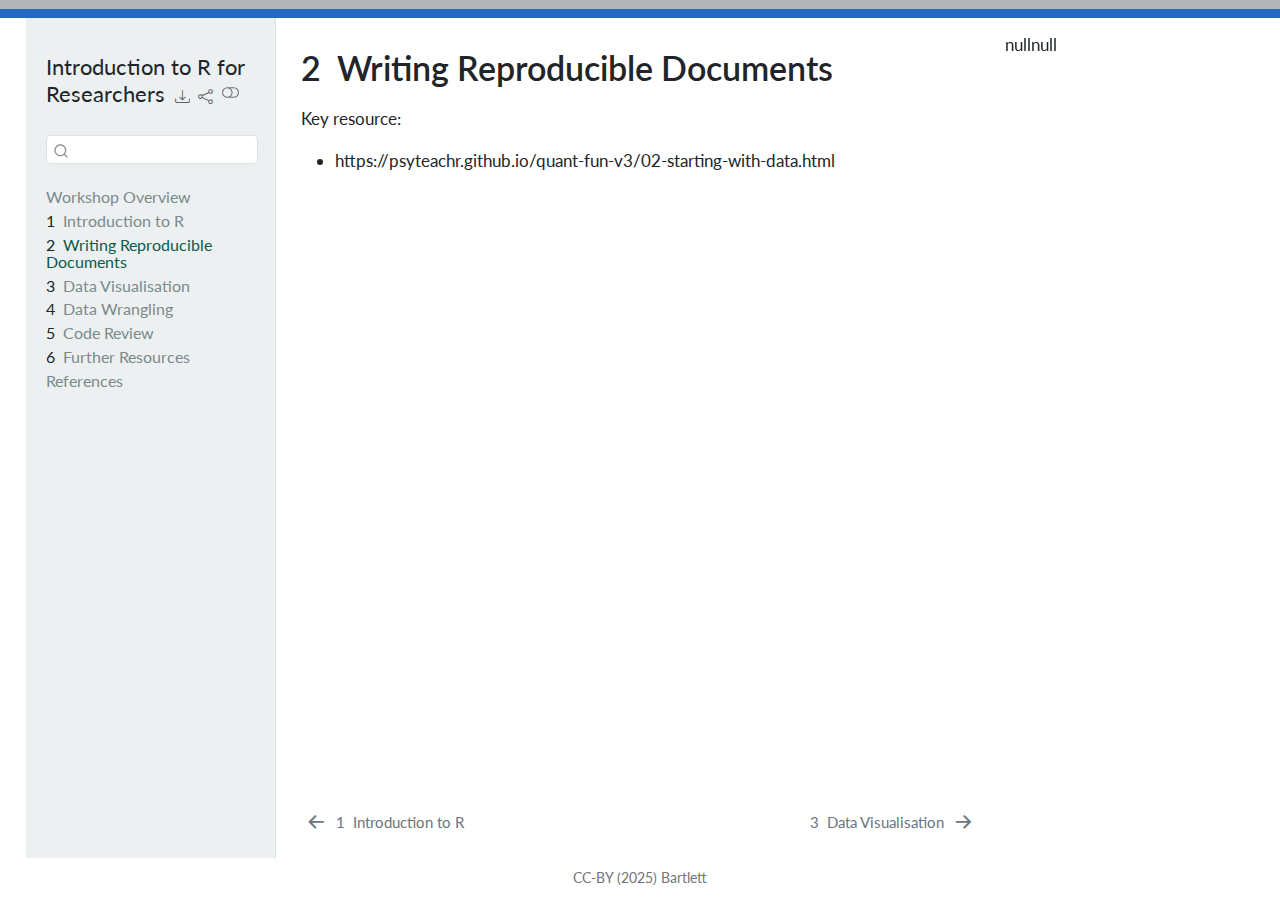
<file: docs/02_Repro_Docs.html>
<!DOCTYPE html>
<html xmlns="http://www.w3.org/1999/xhtml" lang="en" xml:lang="en"><head>

<meta charset="utf-8">
<meta name="generator" content="quarto-1.4.555">

<meta name="viewport" content="width=device-width, initial-scale=1.0, user-scalable=yes">

<meta name="description" content="Book Description">

<title>Introduction to R for Researchers - 2&nbsp; Writing Reproducible Documents</title>
<style>
code{white-space: pre-wrap;}
span.smallcaps{font-variant: small-caps;}
div.columns{display: flex; gap: min(4vw, 1.5em);}
div.column{flex: auto; overflow-x: auto;}
div.hanging-indent{margin-left: 1.5em; text-indent: -1.5em;}
ul.task-list{list-style: none;}
ul.task-list li input[type="checkbox"] {
  width: 0.8em;
  margin: 0 0.8em 0.2em -1em; /* quarto-specific, see https://github.com/quarto-dev/quarto-cli/issues/4556 */ 
  vertical-align: middle;
}
</style>


<script src="site_libs/quarto-nav/quarto-nav.js"></script>
<script src="site_libs/clipboard/clipboard.min.js"></script>
<script src="site_libs/quarto-search/autocomplete.umd.js"></script>
<script src="site_libs/quarto-search/fuse.min.js"></script>
<script src="site_libs/quarto-search/quarto-search.js"></script>
<meta name="quarto:offset" content="./">
<link href="./03_Visualisation.html" rel="next">
<link href="./01_Intro_R.html" rel="prev">
<link href="./images/logos/logo.png" rel="icon" type="image/png">
<script src="site_libs/quarto-html/quarto.js"></script>
<script src="site_libs/quarto-html/popper.min.js"></script>
<script src="site_libs/quarto-html/tippy.umd.min.js"></script>
<script src="site_libs/quarto-html/anchor.min.js"></script>
<link href="site_libs/quarto-html/tippy.css" rel="stylesheet">
<link href="site_libs/quarto-html/quarto-syntax-highlighting.css" rel="stylesheet" class="quarto-color-scheme" id="quarto-text-highlighting-styles">
<link href="site_libs/quarto-html/quarto-syntax-highlighting-dark.css" rel="prefetch" class="quarto-color-scheme quarto-color-alternate" id="quarto-text-highlighting-styles">
<script src="site_libs/bootstrap/bootstrap.min.js"></script>
<link href="site_libs/bootstrap/bootstrap-icons.css" rel="stylesheet">
<link href="site_libs/bootstrap/bootstrap.min.css" rel="stylesheet" class="quarto-color-scheme" id="quarto-bootstrap" data-mode="light">
<link href="site_libs/bootstrap/bootstrap-dark.min.css" rel="prefetch" class="quarto-color-scheme quarto-color-alternate" id="quarto-bootstrap" data-mode="dark">
<script id="quarto-search-options" type="application/json">{
  "location": "sidebar",
  "copy-button": false,
  "collapse-after": 3,
  "panel-placement": "start",
  "type": "textbox",
  "limit": 50,
  "keyboard-shortcut": [
    "f",
    "/",
    "s"
  ],
  "show-item-context": false,
  "language": {
    "search-no-results-text": "No results",
    "search-matching-documents-text": "matching documents",
    "search-copy-link-title": "Copy link to search",
    "search-hide-matches-text": "Hide additional matches",
    "search-more-match-text": "more match in this document",
    "search-more-matches-text": "more matches in this document",
    "search-clear-button-title": "Clear",
    "search-text-placeholder": "",
    "search-detached-cancel-button-title": "Cancel",
    "search-submit-button-title": "Submit",
    "search-label": "Search"
  }
}</script>


<link rel="stylesheet" href="https://use.fontawesome.com/releases/v5.13.0/css/all.css">
<link rel="stylesheet" href="include/booktem.css">
<link rel="stylesheet" href="include/webex.css">
<link rel="stylesheet" href="include/glossary.css">
<link rel="stylesheet" href="include/style.css">
</head>

<body class="nav-sidebar floating">

<div id="quarto-search-results"></div>
  <header id="quarto-header" class="headroom fixed-top">
  <nav class="quarto-secondary-nav">
    <div class="container-fluid d-flex">
      <button type="button" class="quarto-btn-toggle btn" data-bs-toggle="collapse" data-bs-target=".quarto-sidebar-collapse-item" aria-controls="quarto-sidebar" aria-expanded="false" aria-label="Toggle sidebar navigation" onclick="if (window.quartoToggleHeadroom) { window.quartoToggleHeadroom(); }">
        <i class="bi bi-layout-text-sidebar-reverse"></i>
      </button>
        <nav class="quarto-page-breadcrumbs" aria-label="breadcrumb"><ol class="breadcrumb"><li class="breadcrumb-item"><a href="./02_Repro_Docs.html"><span class="chapter-number">2</span>&nbsp; <span class="chapter-title">Writing Reproducible Documents</span></a></li></ol></nav>
        <a class="flex-grow-1" role="button" data-bs-toggle="collapse" data-bs-target=".quarto-sidebar-collapse-item" aria-controls="quarto-sidebar" aria-expanded="false" aria-label="Toggle sidebar navigation" onclick="if (window.quartoToggleHeadroom) { window.quartoToggleHeadroom(); }">      
        </a>
      <button type="button" class="btn quarto-search-button" aria-label="" onclick="window.quartoOpenSearch();">
        <i class="bi bi-search"></i>
      </button>
    </div>
  </nav>
</header>
<!-- content -->
<div id="quarto-content" class="quarto-container page-columns page-rows-contents page-layout-article">
<!-- sidebar -->
  <nav id="quarto-sidebar" class="sidebar collapse collapse-horizontal quarto-sidebar-collapse-item sidebar-navigation floating overflow-auto">
    <div class="pt-lg-2 mt-2 text-left sidebar-header">
    <div class="sidebar-title mb-0 py-0">
      <a href="./">Introduction to R for Researchers</a> 
        <div class="sidebar-tools-main tools-wide">
    <div class="dropdown">
      <a href="" title="Download" id="quarto-navigation-tool-dropdown-0" class="quarto-navigation-tool dropdown-toggle px-1" data-bs-toggle="dropdown" aria-expanded="false" aria-label="Download"><i class="bi bi-download"></i></a>
      <ul class="dropdown-menu" aria-labelledby="quarto-navigation-tool-dropdown-0">
          <li>
            <a class="dropdown-item sidebar-tools-main-item" href="./Introduction-to-R-for-Researchers.pdf">
              <i class="bi bi-bi-file-pdf pe-1"></i>
            Download PDF
            </a>
          </li>
          <li>
            <a class="dropdown-item sidebar-tools-main-item" href="./Introduction-to-R-for-Researchers.epub">
              <i class="bi bi-bi-journal pe-1"></i>
            Download ePub
            </a>
          </li>
      </ul>
    </div>
    <div class="dropdown">
      <a href="" title="Share" id="quarto-navigation-tool-dropdown-1" class="quarto-navigation-tool dropdown-toggle px-1" data-bs-toggle="dropdown" aria-expanded="false" aria-label="Share"><i class="bi bi-share"></i></a>
      <ul class="dropdown-menu" aria-labelledby="quarto-navigation-tool-dropdown-1">
          <li>
            <a class="dropdown-item sidebar-tools-main-item" href="https://twitter.com/intent/tweet?url=|url|">
              <i class="bi bi-bi-twitter pe-1"></i>
            Twitter
            </a>
          </li>
          <li>
            <a class="dropdown-item sidebar-tools-main-item" href="https://www.facebook.com/sharer/sharer.php?u=|url|">
              <i class="bi bi-bi-facebook pe-1"></i>
            Facebook
            </a>
          </li>
          <li>
            <a class="dropdown-item sidebar-tools-main-item" href="https://www.linkedin.com/sharing/share-offsite/?url=|url|">
              <i class="bi bi-bi-linkedin pe-1"></i>
            LinkedIn
            </a>
          </li>
      </ul>
    </div>
  <a href="" class="quarto-color-scheme-toggle quarto-navigation-tool  px-1" onclick="window.quartoToggleColorScheme(); return false;" title="Toggle dark mode"><i class="bi"></i></a>
</div>
    </div>
      </div>
        <div class="mt-2 flex-shrink-0 align-items-center">
        <div class="sidebar-search">
        <div id="quarto-search" class="" title="Search"></div>
        </div>
        </div>
    <div class="sidebar-menu-container"> 
    <ul class="list-unstyled mt-1">
        <li class="sidebar-item">
  <div class="sidebar-item-container"> 
  <a href="./index.html" class="sidebar-item-text sidebar-link">
 <span class="menu-text">Workshop Overview</span></a>
  </div>
</li>
        <li class="sidebar-item">
  <div class="sidebar-item-container"> 
  <a href="./01_Intro_R.html" class="sidebar-item-text sidebar-link">
 <span class="menu-text"><span class="chapter-number">1</span>&nbsp; <span class="chapter-title">Introduction to R</span></span></a>
  </div>
</li>
        <li class="sidebar-item">
  <div class="sidebar-item-container"> 
  <a href="./02_Repro_Docs.html" class="sidebar-item-text sidebar-link active">
 <span class="menu-text"><span class="chapter-number">2</span>&nbsp; <span class="chapter-title">Writing Reproducible Documents</span></span></a>
  </div>
</li>
        <li class="sidebar-item">
  <div class="sidebar-item-container"> 
  <a href="./03_Visualisation.html" class="sidebar-item-text sidebar-link">
 <span class="menu-text"><span class="chapter-number">3</span>&nbsp; <span class="chapter-title">Data Visualisation</span></span></a>
  </div>
</li>
        <li class="sidebar-item">
  <div class="sidebar-item-container"> 
  <a href="./04_Wrangling.html" class="sidebar-item-text sidebar-link">
 <span class="menu-text"><span class="chapter-number">4</span>&nbsp; <span class="chapter-title">Data Wrangling</span></span></a>
  </div>
</li>
        <li class="sidebar-item">
  <div class="sidebar-item-container"> 
  <a href="./05_Codereview.html" class="sidebar-item-text sidebar-link">
 <span class="menu-text"><span class="chapter-number">5</span>&nbsp; <span class="chapter-title">Code Review</span></span></a>
  </div>
</li>
        <li class="sidebar-item">
  <div class="sidebar-item-container"> 
  <a href="./06_Resources.html" class="sidebar-item-text sidebar-link">
 <span class="menu-text"><span class="chapter-number">6</span>&nbsp; <span class="chapter-title">Further Resources</span></span></a>
  </div>
</li>
        <li class="sidebar-item">
  <div class="sidebar-item-container"> 
  <a href="./references.html" class="sidebar-item-text sidebar-link">
 <span class="menu-text">References</span></a>
  </div>
</li>
    </ul>
    </div>
</nav>
<div id="quarto-sidebar-glass" class="quarto-sidebar-collapse-item" data-bs-toggle="collapse" data-bs-target=".quarto-sidebar-collapse-item"></div>
<!-- margin-sidebar -->
    <div id="quarto-margin-sidebar" class="sidebar margin-sidebar">
        
    </div>
<!-- main -->
<main class="content" id="quarto-document-content">

<header id="title-block-header" class="quarto-title-block default">
<div class="quarto-title">
<h1 class="title"><span class="chapter-number">2</span>&nbsp; <span class="chapter-title">Writing Reproducible Documents</span></h1>
</div>



<div class="quarto-title-meta">

    
  
    
  </div>
  


</header>


<p>Key resource:</p>
<ul>
<li>https://psyteachr.github.io/quant-fun-v3/02-starting-with-data.html</li>
</ul>



</main> <!-- /main -->
<script>

/* update total correct if #webex-total_correct exists */
update_total_correct = function() {
  console.log("webex: update total_correct");

  var t = document.getElementsByClassName("webex-total_correct");
  for (var i = 0; i < t.length; i++) {
    p = t[i].parentElement;
    var correct = p.getElementsByClassName("webex-correct").length;
    var solvemes = p.getElementsByClassName("webex-solveme").length;
    var radiogroups = p.getElementsByClassName("webex-radiogroup").length;
    var selects = p.getElementsByClassName("webex-select").length;

    t[i].innerHTML = correct + " of " + (solvemes + radiogroups + selects) + " correct";
  }
}

/* webex-solution button toggling function */
b_func = function() {
  console.log("webex: toggle hide");

  var cl = this.parentElement.classList;
  if (cl.contains('open')) {
    cl.remove("open");
  } else {
    cl.add("open");
  }
}

/* check answers */
check_func = function() {
  console.log("webex: check answers");

  var cl = this.parentElement.classList;
  if (cl.contains('unchecked')) {
    cl.remove("unchecked");
    this.innerHTML = "Hide Answers";
  } else {
    cl.add("unchecked");
    this.innerHTML = "Show Answers";
  }
}

/* function for checking solveme answers */
solveme_func = function(e) {
  console.log("webex: check solveme");

  var real_answers = JSON.parse(this.dataset.answer);
  var my_answer = this.value;
  var cl = this.classList;
  if (cl.contains("ignorecase")) {
    my_answer = my_answer.toLowerCase();
  }
  if (cl.contains("nospaces")) {
    my_answer = my_answer.replace(/ /g, "")
  }

  if (my_answer == "") {
    cl.remove("webex-correct");
    cl.remove("webex-incorrect");
  } else if (real_answers.includes(my_answer)) {
    cl.add("webex-correct");
    cl.remove("webex-incorrect");
  } else {
    cl.add("webex-incorrect");
    cl.remove("webex-correct");
  }

  // match numeric answers within a specified tolerance
  if(this.dataset.tol > 0){
    var tol = JSON.parse(this.dataset.tol);
    var matches = real_answers.map(x => Math.abs(x - my_answer) < tol)
    if (matches.reduce((a, b) => a + b, 0) > 0) {
      cl.add("webex-correct");
    } else {
      cl.remove("webex-correct");
    }
  }

  // added regex bit
  if (cl.contains("regex")){
    answer_regex = RegExp(real_answers.join("|"))
    if (answer_regex.test(my_answer)) {
      cl.add("webex-correct");
    }
  }

  update_total_correct();
}

/* function for checking select answers */
select_func = function(e) {
  console.log("webex: check select");

  var cl = this.classList

  /* add style */
  cl.remove("webex-incorrect");
  cl.remove("webex-correct");
  if (this.value == "answer") {
    cl.add("webex-correct");
  } else if (this.value != "blank") {
    cl.add("webex-incorrect");
  }

  update_total_correct();
}

/* function for checking radiogroups answers */
radiogroups_func = function(e) {
  console.log("webex: check radiogroups");

  var checked_button = document.querySelector('input[name=' + this.id + ']:checked');
  var cl = checked_button.parentElement.classList;
  var labels = checked_button.parentElement.parentElement.children;

  /* get rid of styles */
  for (i = 0; i < labels.length; i++) {
    labels[i].classList.remove("webex-incorrect");
    labels[i].classList.remove("webex-correct");
  }

  /* add style */
  if (checked_button.value == "answer") {
    cl.add("webex-correct");
  } else {
    cl.add("webex-incorrect");
  }

  update_total_correct();
}

window.onload = function() {
  console.log("webex onload");
  /* set up solution buttons */
  var buttons = document.getElementsByTagName("button");

  for (var i = 0; i < buttons.length; i++) {
    if (buttons[i].parentElement.classList.contains('webex-solution')) {
      buttons[i].onclick = b_func;
    }
  }

  var check_sections = document.getElementsByClassName("webex-check");
  console.log("check:", check_sections.length);
  for (var i = 0; i < check_sections.length; i++) {
    check_sections[i].classList.add("unchecked");

    let btn = document.createElement("button");
    btn.innerHTML = "Show Answers";
    btn.classList.add("webex-check-button");
    btn.onclick = check_func;
    check_sections[i].appendChild(btn);

    let spn = document.createElement("span");
    spn.classList.add("webex-total_correct");
    check_sections[i].appendChild(spn);
  }

  /* set up webex-solveme inputs */
  var solveme = document.getElementsByClassName("webex-solveme");

  for (var i = 0; i < solveme.length; i++) {
    /* make sure input boxes don't auto-anything */
    solveme[i].setAttribute("autocomplete","off");
    solveme[i].setAttribute("autocorrect", "off");
    solveme[i].setAttribute("autocapitalize", "off");
    solveme[i].setAttribute("spellcheck", "false");
    solveme[i].value = "";

    /* adjust answer for ignorecase or nospaces */
    var cl = solveme[i].classList;
    var real_answer = solveme[i].dataset.answer;
    if (cl.contains("ignorecase")) {
      real_answer = real_answer.toLowerCase();
    }
    if (cl.contains("nospaces")) {
      real_answer = real_answer.replace(/ /g, "");
    }
    solveme[i].dataset.answer = real_answer;

    /* attach checking function */
    solveme[i].onkeyup = solveme_func;
    solveme[i].onchange = solveme_func;

    solveme[i].insertAdjacentHTML("afterend", " <span class='webex-icon'></span>")
  }

  /* set up radiogroups */
  var radiogroups = document.getElementsByClassName("webex-radiogroup");
  for (var i = 0; i < radiogroups.length; i++) {
    radiogroups[i].onchange = radiogroups_func;
  }

  /* set up selects */
  var selects = document.getElementsByClassName("webex-select");
  for (var i = 0; i < selects.length; i++) {
    selects[i].onchange = select_func;
    selects[i].insertAdjacentHTML("afterend", " <span class='webex-icon'></span>")
  }

  update_total_correct();
}

</script>
<script>
// open rdrr links externally ----

var exlinks = document.querySelectorAll("a[href^='https://rdrr.io']");
var exlink_func = function(){
  window.open(this.href);
  return false;
};
for (var i = 0; i < exlinks.length; i++) {
    exlinks[i].addEventListener('click', exlink_func, false);
}

// visible second sidebar in mobile ----

function move_sidebar() {
  var toc = document.getElementById("TOC");
  var small_sidebar = document.querySelector("#quarto-sidebar .sidebar-menu-container");
  var right_sidebar = document.getElementById("quarto-margin-sidebar");

  if (window.innerWidth < 768) {
    small_sidebar.append(toc);
  } else {
    right_sidebar.append(toc);
  }
}
move_sidebar();
window.onresize = move_sidebar;
</script>
<script id="quarto-html-after-body" type="application/javascript">
window.document.addEventListener("DOMContentLoaded", function (event) {
  const toggleBodyColorMode = (bsSheetEl) => {
    const mode = bsSheetEl.getAttribute("data-mode");
    const bodyEl = window.document.querySelector("body");
    if (mode === "dark") {
      bodyEl.classList.add("quarto-dark");
      bodyEl.classList.remove("quarto-light");
    } else {
      bodyEl.classList.add("quarto-light");
      bodyEl.classList.remove("quarto-dark");
    }
  }
  const toggleBodyColorPrimary = () => {
    const bsSheetEl = window.document.querySelector("link#quarto-bootstrap");
    if (bsSheetEl) {
      toggleBodyColorMode(bsSheetEl);
    }
  }
  toggleBodyColorPrimary();  
  const disableStylesheet = (stylesheets) => {
    for (let i=0; i < stylesheets.length; i++) {
      const stylesheet = stylesheets[i];
      stylesheet.rel = 'prefetch';
    }
  }
  const enableStylesheet = (stylesheets) => {
    for (let i=0; i < stylesheets.length; i++) {
      const stylesheet = stylesheets[i];
      stylesheet.rel = 'stylesheet';
    }
  }
  const manageTransitions = (selector, allowTransitions) => {
    const els = window.document.querySelectorAll(selector);
    for (let i=0; i < els.length; i++) {
      const el = els[i];
      if (allowTransitions) {
        el.classList.remove('notransition');
      } else {
        el.classList.add('notransition');
      }
    }
  }
  const toggleGiscusIfUsed = (isAlternate, darkModeDefault) => {
    const baseTheme = document.querySelector('#giscus-base-theme')?.value ?? 'light';
    const alternateTheme = document.querySelector('#giscus-alt-theme')?.value ?? 'dark';
    let newTheme = '';
    if(darkModeDefault) {
      newTheme = isAlternate ? baseTheme : alternateTheme;
    } else {
      newTheme = isAlternate ? alternateTheme : baseTheme;
    }
    const changeGiscusTheme = () => {
      // From: https://github.com/giscus/giscus/issues/336
      const sendMessage = (message) => {
        const iframe = document.querySelector('iframe.giscus-frame');
        if (!iframe) return;
        iframe.contentWindow.postMessage({ giscus: message }, 'https://giscus.app');
      }
      sendMessage({
        setConfig: {
          theme: newTheme
        }
      });
    }
    const isGiscussLoaded = window.document.querySelector('iframe.giscus-frame') !== null;
    if (isGiscussLoaded) {
      changeGiscusTheme();
    }
  }
  const toggleColorMode = (alternate) => {
    // Switch the stylesheets
    const alternateStylesheets = window.document.querySelectorAll('link.quarto-color-scheme.quarto-color-alternate');
    manageTransitions('#quarto-margin-sidebar .nav-link', false);
    if (alternate) {
      enableStylesheet(alternateStylesheets);
      for (const sheetNode of alternateStylesheets) {
        if (sheetNode.id === "quarto-bootstrap") {
          toggleBodyColorMode(sheetNode);
        }
      }
    } else {
      disableStylesheet(alternateStylesheets);
      toggleBodyColorPrimary();
    }
    manageTransitions('#quarto-margin-sidebar .nav-link', true);
    // Switch the toggles
    const toggles = window.document.querySelectorAll('.quarto-color-scheme-toggle');
    for (let i=0; i < toggles.length; i++) {
      const toggle = toggles[i];
      if (toggle) {
        if (alternate) {
          toggle.classList.add("alternate");     
        } else {
          toggle.classList.remove("alternate");
        }
      }
    }
    // Hack to workaround the fact that safari doesn't
    // properly recolor the scrollbar when toggling (#1455)
    if (navigator.userAgent.indexOf('Safari') > 0 && navigator.userAgent.indexOf('Chrome') == -1) {
      manageTransitions("body", false);
      window.scrollTo(0, 1);
      setTimeout(() => {
        window.scrollTo(0, 0);
        manageTransitions("body", true);
      }, 40);  
    }
  }
  const isFileUrl = () => { 
    return window.location.protocol === 'file:';
  }
  const hasAlternateSentinel = () => {  
    let styleSentinel = getColorSchemeSentinel();
    if (styleSentinel !== null) {
      return styleSentinel === "alternate";
    } else {
      return false;
    }
  }
  const setStyleSentinel = (alternate) => {
    const value = alternate ? "alternate" : "default";
    if (!isFileUrl()) {
      window.localStorage.setItem("quarto-color-scheme", value);
    } else {
      localAlternateSentinel = value;
    }
  }
  const getColorSchemeSentinel = () => {
    if (!isFileUrl()) {
      const storageValue = window.localStorage.getItem("quarto-color-scheme");
      return storageValue != null ? storageValue : localAlternateSentinel;
    } else {
      return localAlternateSentinel;
    }
  }
  const darkModeDefault = false;
  let localAlternateSentinel = darkModeDefault ? 'alternate' : 'default';
  // Dark / light mode switch
  window.quartoToggleColorScheme = () => {
    // Read the current dark / light value 
    let toAlternate = !hasAlternateSentinel();
    toggleColorMode(toAlternate);
    setStyleSentinel(toAlternate);
    toggleGiscusIfUsed(toAlternate, darkModeDefault);
  };
  // Ensure there is a toggle, if there isn't float one in the top right
  if (window.document.querySelector('.quarto-color-scheme-toggle') === null) {
    const a = window.document.createElement('a');
    a.classList.add('top-right');
    a.classList.add('quarto-color-scheme-toggle');
    a.href = "";
    a.onclick = function() { try { window.quartoToggleColorScheme(); } catch {} return false; };
    const i = window.document.createElement("i");
    i.classList.add('bi');
    a.appendChild(i);
    window.document.body.appendChild(a);
  }
  // Switch to dark mode if need be
  if (hasAlternateSentinel()) {
    toggleColorMode(true);
  } else {
    toggleColorMode(false);
  }
  const icon = "";
  const anchorJS = new window.AnchorJS();
  anchorJS.options = {
    placement: 'right',
    icon: icon
  };
  anchorJS.add('.anchored');
  const isCodeAnnotation = (el) => {
    for (const clz of el.classList) {
      if (clz.startsWith('code-annotation-')) {                     
        return true;
      }
    }
    return false;
  }
  const clipboard = new window.ClipboardJS('.code-copy-button', {
    text: function(trigger) {
      const codeEl = trigger.previousElementSibling.cloneNode(true);
      for (const childEl of codeEl.children) {
        if (isCodeAnnotation(childEl)) {
          childEl.remove();
        }
      }
      return codeEl.innerText;
    }
  });
  clipboard.on('success', function(e) {
    // button target
    const button = e.trigger;
    // don't keep focus
    button.blur();
    // flash "checked"
    button.classList.add('code-copy-button-checked');
    var currentTitle = button.getAttribute("title");
    button.setAttribute("title", "Copied!");
    let tooltip;
    if (window.bootstrap) {
      button.setAttribute("data-bs-toggle", "tooltip");
      button.setAttribute("data-bs-placement", "left");
      button.setAttribute("data-bs-title", "Copied!");
      tooltip = new bootstrap.Tooltip(button, 
        { trigger: "manual", 
          customClass: "code-copy-button-tooltip",
          offset: [0, -8]});
      tooltip.show();    
    }
    setTimeout(function() {
      if (tooltip) {
        tooltip.hide();
        button.removeAttribute("data-bs-title");
        button.removeAttribute("data-bs-toggle");
        button.removeAttribute("data-bs-placement");
      }
      button.setAttribute("title", currentTitle);
      button.classList.remove('code-copy-button-checked');
    }, 1000);
    // clear code selection
    e.clearSelection();
  });
    var localhostRegex = new RegExp(/^(?:http|https):\/\/localhost\:?[0-9]*\//);
    var mailtoRegex = new RegExp(/^mailto:/);
      var filterRegex = new RegExp('/' + window.location.host + '/');
    var isInternal = (href) => {
        return filterRegex.test(href) || localhostRegex.test(href) || mailtoRegex.test(href);
    }
    // Inspect non-navigation links and adorn them if external
 	var links = window.document.querySelectorAll('a[href]:not(.nav-link):not(.navbar-brand):not(.toc-action):not(.sidebar-link):not(.sidebar-item-toggle):not(.pagination-link):not(.no-external):not([aria-hidden]):not(.dropdown-item):not(.quarto-navigation-tool)');
    for (var i=0; i<links.length; i++) {
      const link = links[i];
      if (!isInternal(link.href)) {
        // undo the damage that might have been done by quarto-nav.js in the case of
        // links that we want to consider external
        if (link.dataset.originalHref !== undefined) {
          link.href = link.dataset.originalHref;
        }
      }
    }
  function tippyHover(el, contentFn, onTriggerFn, onUntriggerFn) {
    const config = {
      allowHTML: true,
      maxWidth: 500,
      delay: 100,
      arrow: false,
      appendTo: function(el) {
          return el.parentElement;
      },
      interactive: true,
      interactiveBorder: 10,
      theme: 'quarto',
      placement: 'bottom-start',
    };
    if (contentFn) {
      config.content = contentFn;
    }
    if (onTriggerFn) {
      config.onTrigger = onTriggerFn;
    }
    if (onUntriggerFn) {
      config.onUntrigger = onUntriggerFn;
    }
    window.tippy(el, config); 
  }
  const noterefs = window.document.querySelectorAll('a[role="doc-noteref"]');
  for (var i=0; i<noterefs.length; i++) {
    const ref = noterefs[i];
    tippyHover(ref, function() {
      // use id or data attribute instead here
      let href = ref.getAttribute('data-footnote-href') || ref.getAttribute('href');
      try { href = new URL(href).hash; } catch {}
      const id = href.replace(/^#\/?/, "");
      const note = window.document.getElementById(id);
      if (note) {
        return note.innerHTML;
      } else {
        return "";
      }
    });
  }
  const xrefs = window.document.querySelectorAll('a.quarto-xref');
  const processXRef = (id, note) => {
    // Strip column container classes
    const stripColumnClz = (el) => {
      el.classList.remove("page-full", "page-columns");
      if (el.children) {
        for (const child of el.children) {
          stripColumnClz(child);
        }
      }
    }
    stripColumnClz(note)
    if (id === null || id.startsWith('sec-')) {
      // Special case sections, only their first couple elements
      const container = document.createElement("div");
      if (note.children && note.children.length > 2) {
        container.appendChild(note.children[0].cloneNode(true));
        for (let i = 1; i < note.children.length; i++) {
          const child = note.children[i];
          if (child.tagName === "P" && child.innerText === "") {
            continue;
          } else {
            container.appendChild(child.cloneNode(true));
            break;
          }
        }
        if (window.Quarto?.typesetMath) {
          window.Quarto.typesetMath(container);
        }
        return container.innerHTML
      } else {
        if (window.Quarto?.typesetMath) {
          window.Quarto.typesetMath(note);
        }
        return note.innerHTML;
      }
    } else {
      // Remove any anchor links if they are present
      const anchorLink = note.querySelector('a.anchorjs-link');
      if (anchorLink) {
        anchorLink.remove();
      }
      if (window.Quarto?.typesetMath) {
        window.Quarto.typesetMath(note);
      }
      // TODO in 1.5, we should make sure this works without a callout special case
      if (note.classList.contains("callout")) {
        return note.outerHTML;
      } else {
        return note.innerHTML;
      }
    }
  }
  for (var i=0; i<xrefs.length; i++) {
    const xref = xrefs[i];
    tippyHover(xref, undefined, function(instance) {
      instance.disable();
      let url = xref.getAttribute('href');
      let hash = undefined; 
      if (url.startsWith('#')) {
        hash = url;
      } else {
        try { hash = new URL(url).hash; } catch {}
      }
      if (hash) {
        const id = hash.replace(/^#\/?/, "");
        const note = window.document.getElementById(id);
        if (note !== null) {
          try {
            const html = processXRef(id, note.cloneNode(true));
            instance.setContent(html);
          } finally {
            instance.enable();
            instance.show();
          }
        } else {
          // See if we can fetch this
          fetch(url.split('#')[0])
          .then(res => res.text())
          .then(html => {
            const parser = new DOMParser();
            const htmlDoc = parser.parseFromString(html, "text/html");
            const note = htmlDoc.getElementById(id);
            if (note !== null) {
              const html = processXRef(id, note);
              instance.setContent(html);
            } 
          }).finally(() => {
            instance.enable();
            instance.show();
          });
        }
      } else {
        // See if we can fetch a full url (with no hash to target)
        // This is a special case and we should probably do some content thinning / targeting
        fetch(url)
        .then(res => res.text())
        .then(html => {
          const parser = new DOMParser();
          const htmlDoc = parser.parseFromString(html, "text/html");
          const note = htmlDoc.querySelector('main.content');
          if (note !== null) {
            // This should only happen for chapter cross references
            // (since there is no id in the URL)
            // remove the first header
            if (note.children.length > 0 && note.children[0].tagName === "HEADER") {
              note.children[0].remove();
            }
            const html = processXRef(null, note);
            instance.setContent(html);
          } 
        }).finally(() => {
          instance.enable();
          instance.show();
        });
      }
    }, function(instance) {
    });
  }
      let selectedAnnoteEl;
      const selectorForAnnotation = ( cell, annotation) => {
        let cellAttr = 'data-code-cell="' + cell + '"';
        let lineAttr = 'data-code-annotation="' +  annotation + '"';
        const selector = 'span[' + cellAttr + '][' + lineAttr + ']';
        return selector;
      }
      const selectCodeLines = (annoteEl) => {
        const doc = window.document;
        const targetCell = annoteEl.getAttribute("data-target-cell");
        const targetAnnotation = annoteEl.getAttribute("data-target-annotation");
        const annoteSpan = window.document.querySelector(selectorForAnnotation(targetCell, targetAnnotation));
        const lines = annoteSpan.getAttribute("data-code-lines").split(",");
        const lineIds = lines.map((line) => {
          return targetCell + "-" + line;
        })
        let top = null;
        let height = null;
        let parent = null;
        if (lineIds.length > 0) {
            //compute the position of the single el (top and bottom and make a div)
            const el = window.document.getElementById(lineIds[0]);
            top = el.offsetTop;
            height = el.offsetHeight;
            parent = el.parentElement.parentElement;
          if (lineIds.length > 1) {
            const lastEl = window.document.getElementById(lineIds[lineIds.length - 1]);
            const bottom = lastEl.offsetTop + lastEl.offsetHeight;
            height = bottom - top;
          }
          if (top !== null && height !== null && parent !== null) {
            // cook up a div (if necessary) and position it 
            let div = window.document.getElementById("code-annotation-line-highlight");
            if (div === null) {
              div = window.document.createElement("div");
              div.setAttribute("id", "code-annotation-line-highlight");
              div.style.position = 'absolute';
              parent.appendChild(div);
            }
            div.style.top = top - 2 + "px";
            div.style.height = height + 4 + "px";
            div.style.left = 0;
            let gutterDiv = window.document.getElementById("code-annotation-line-highlight-gutter");
            if (gutterDiv === null) {
              gutterDiv = window.document.createElement("div");
              gutterDiv.setAttribute("id", "code-annotation-line-highlight-gutter");
              gutterDiv.style.position = 'absolute';
              const codeCell = window.document.getElementById(targetCell);
              const gutter = codeCell.querySelector('.code-annotation-gutter');
              gutter.appendChild(gutterDiv);
            }
            gutterDiv.style.top = top - 2 + "px";
            gutterDiv.style.height = height + 4 + "px";
          }
          selectedAnnoteEl = annoteEl;
        }
      };
      const unselectCodeLines = () => {
        const elementsIds = ["code-annotation-line-highlight", "code-annotation-line-highlight-gutter"];
        elementsIds.forEach((elId) => {
          const div = window.document.getElementById(elId);
          if (div) {
            div.remove();
          }
        });
        selectedAnnoteEl = undefined;
      };
        // Handle positioning of the toggle
    window.addEventListener(
      "resize",
      throttle(() => {
        elRect = undefined;
        if (selectedAnnoteEl) {
          selectCodeLines(selectedAnnoteEl);
        }
      }, 10)
    );
    function throttle(fn, ms) {
    let throttle = false;
    let timer;
      return (...args) => {
        if(!throttle) { // first call gets through
            fn.apply(this, args);
            throttle = true;
        } else { // all the others get throttled
            if(timer) clearTimeout(timer); // cancel #2
            timer = setTimeout(() => {
              fn.apply(this, args);
              timer = throttle = false;
            }, ms);
        }
      };
    }
      // Attach click handler to the DT
      const annoteDls = window.document.querySelectorAll('dt[data-target-cell]');
      for (const annoteDlNode of annoteDls) {
        annoteDlNode.addEventListener('click', (event) => {
          const clickedEl = event.target;
          if (clickedEl !== selectedAnnoteEl) {
            unselectCodeLines();
            const activeEl = window.document.querySelector('dt[data-target-cell].code-annotation-active');
            if (activeEl) {
              activeEl.classList.remove('code-annotation-active');
            }
            selectCodeLines(clickedEl);
            clickedEl.classList.add('code-annotation-active');
          } else {
            // Unselect the line
            unselectCodeLines();
            clickedEl.classList.remove('code-annotation-active');
          }
        });
      }
  const findCites = (el) => {
    const parentEl = el.parentElement;
    if (parentEl) {
      const cites = parentEl.dataset.cites;
      if (cites) {
        return {
          el,
          cites: cites.split(' ')
        };
      } else {
        return findCites(el.parentElement)
      }
    } else {
      return undefined;
    }
  };
  var bibliorefs = window.document.querySelectorAll('a[role="doc-biblioref"]');
  for (var i=0; i<bibliorefs.length; i++) {
    const ref = bibliorefs[i];
    const citeInfo = findCites(ref);
    if (citeInfo) {
      tippyHover(citeInfo.el, function() {
        var popup = window.document.createElement('div');
        citeInfo.cites.forEach(function(cite) {
          var citeDiv = window.document.createElement('div');
          citeDiv.classList.add('hanging-indent');
          citeDiv.classList.add('csl-entry');
          var biblioDiv = window.document.getElementById('ref-' + cite);
          if (biblioDiv) {
            citeDiv.innerHTML = biblioDiv.innerHTML;
          }
          popup.appendChild(citeDiv);
        });
        return popup.innerHTML;
      });
    }
  }
});
</script>
<nav class="page-navigation">
  <div class="nav-page nav-page-previous">
      <a href="./01_Intro_R.html" class="pagination-link" aria-label="Introduction to R">
        <i class="bi bi-arrow-left-short"></i> <span class="nav-page-text"><span class="chapter-number">1</span>&nbsp; <span class="chapter-title">Introduction to R</span></span>
      </a>          
  </div>
  <div class="nav-page nav-page-next">
      <a href="./03_Visualisation.html" class="pagination-link" aria-label="Data Visualisation">
        <span class="nav-page-text"><span class="chapter-number">3</span>&nbsp; <span class="chapter-title">Data Visualisation</span></span> <i class="bi bi-arrow-right-short"></i>
      </a>
  </div>
</nav>
</div> <!-- /content -->
<footer class="footer">
  <div class="nav-footer">
    <div class="nav-footer-left">
      &nbsp;
    </div>   
    <div class="nav-footer-center">
<p>CC-BY (2025) Bartlett</p>
</div>
    <div class="nav-footer-right">
      &nbsp;
    </div>
  </div>
</footer>




</body></html>
</file>
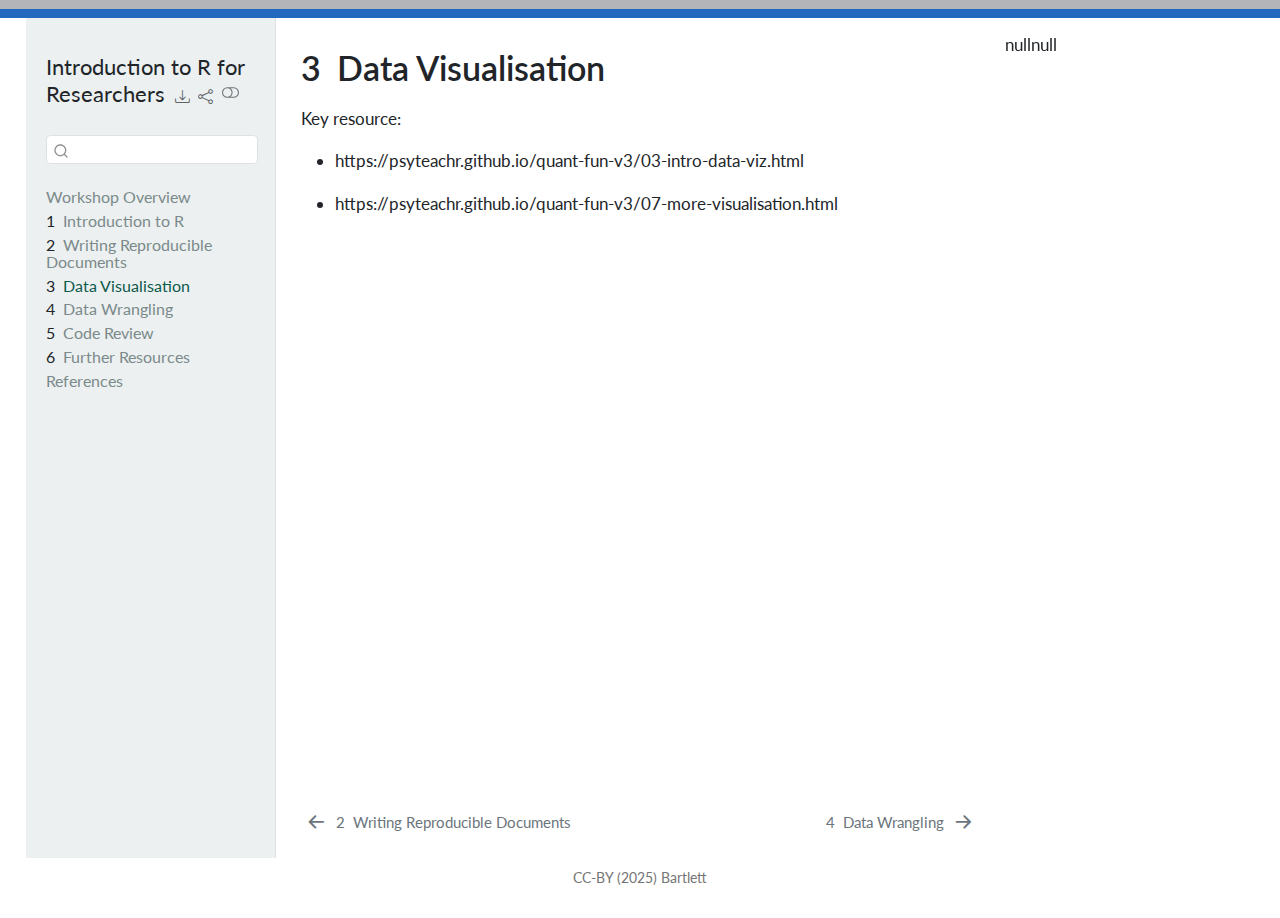
<file: docs/03_Visualisation.html>
<!DOCTYPE html>
<html xmlns="http://www.w3.org/1999/xhtml" lang="en" xml:lang="en"><head>

<meta charset="utf-8">
<meta name="generator" content="quarto-1.4.555">

<meta name="viewport" content="width=device-width, initial-scale=1.0, user-scalable=yes">

<meta name="description" content="Book Description">

<title>Introduction to R for Researchers - 3&nbsp; Data Visualisation</title>
<style>
code{white-space: pre-wrap;}
span.smallcaps{font-variant: small-caps;}
div.columns{display: flex; gap: min(4vw, 1.5em);}
div.column{flex: auto; overflow-x: auto;}
div.hanging-indent{margin-left: 1.5em; text-indent: -1.5em;}
ul.task-list{list-style: none;}
ul.task-list li input[type="checkbox"] {
  width: 0.8em;
  margin: 0 0.8em 0.2em -1em; /* quarto-specific, see https://github.com/quarto-dev/quarto-cli/issues/4556 */ 
  vertical-align: middle;
}
</style>


<script src="site_libs/quarto-nav/quarto-nav.js"></script>
<script src="site_libs/clipboard/clipboard.min.js"></script>
<script src="site_libs/quarto-search/autocomplete.umd.js"></script>
<script src="site_libs/quarto-search/fuse.min.js"></script>
<script src="site_libs/quarto-search/quarto-search.js"></script>
<meta name="quarto:offset" content="./">
<link href="./04_Wrangling.html" rel="next">
<link href="./02_Repro_Docs.html" rel="prev">
<link href="./images/logos/logo.png" rel="icon" type="image/png">
<script src="site_libs/quarto-html/quarto.js"></script>
<script src="site_libs/quarto-html/popper.min.js"></script>
<script src="site_libs/quarto-html/tippy.umd.min.js"></script>
<script src="site_libs/quarto-html/anchor.min.js"></script>
<link href="site_libs/quarto-html/tippy.css" rel="stylesheet">
<link href="site_libs/quarto-html/quarto-syntax-highlighting.css" rel="stylesheet" class="quarto-color-scheme" id="quarto-text-highlighting-styles">
<link href="site_libs/quarto-html/quarto-syntax-highlighting-dark.css" rel="prefetch" class="quarto-color-scheme quarto-color-alternate" id="quarto-text-highlighting-styles">
<script src="site_libs/bootstrap/bootstrap.min.js"></script>
<link href="site_libs/bootstrap/bootstrap-icons.css" rel="stylesheet">
<link href="site_libs/bootstrap/bootstrap.min.css" rel="stylesheet" class="quarto-color-scheme" id="quarto-bootstrap" data-mode="light">
<link href="site_libs/bootstrap/bootstrap-dark.min.css" rel="prefetch" class="quarto-color-scheme quarto-color-alternate" id="quarto-bootstrap" data-mode="dark">
<script id="quarto-search-options" type="application/json">{
  "location": "sidebar",
  "copy-button": false,
  "collapse-after": 3,
  "panel-placement": "start",
  "type": "textbox",
  "limit": 50,
  "keyboard-shortcut": [
    "f",
    "/",
    "s"
  ],
  "show-item-context": false,
  "language": {
    "search-no-results-text": "No results",
    "search-matching-documents-text": "matching documents",
    "search-copy-link-title": "Copy link to search",
    "search-hide-matches-text": "Hide additional matches",
    "search-more-match-text": "more match in this document",
    "search-more-matches-text": "more matches in this document",
    "search-clear-button-title": "Clear",
    "search-text-placeholder": "",
    "search-detached-cancel-button-title": "Cancel",
    "search-submit-button-title": "Submit",
    "search-label": "Search"
  }
}</script>


<link rel="stylesheet" href="https://use.fontawesome.com/releases/v5.13.0/css/all.css">
<link rel="stylesheet" href="include/booktem.css">
<link rel="stylesheet" href="include/webex.css">
<link rel="stylesheet" href="include/glossary.css">
<link rel="stylesheet" href="include/style.css">
</head>

<body class="nav-sidebar floating">

<div id="quarto-search-results"></div>
  <header id="quarto-header" class="headroom fixed-top">
  <nav class="quarto-secondary-nav">
    <div class="container-fluid d-flex">
      <button type="button" class="quarto-btn-toggle btn" data-bs-toggle="collapse" data-bs-target=".quarto-sidebar-collapse-item" aria-controls="quarto-sidebar" aria-expanded="false" aria-label="Toggle sidebar navigation" onclick="if (window.quartoToggleHeadroom) { window.quartoToggleHeadroom(); }">
        <i class="bi bi-layout-text-sidebar-reverse"></i>
      </button>
        <nav class="quarto-page-breadcrumbs" aria-label="breadcrumb"><ol class="breadcrumb"><li class="breadcrumb-item"><a href="./03_Visualisation.html"><span class="chapter-number">3</span>&nbsp; <span class="chapter-title">Data Visualisation</span></a></li></ol></nav>
        <a class="flex-grow-1" role="button" data-bs-toggle="collapse" data-bs-target=".quarto-sidebar-collapse-item" aria-controls="quarto-sidebar" aria-expanded="false" aria-label="Toggle sidebar navigation" onclick="if (window.quartoToggleHeadroom) { window.quartoToggleHeadroom(); }">      
        </a>
      <button type="button" class="btn quarto-search-button" aria-label="" onclick="window.quartoOpenSearch();">
        <i class="bi bi-search"></i>
      </button>
    </div>
  </nav>
</header>
<!-- content -->
<div id="quarto-content" class="quarto-container page-columns page-rows-contents page-layout-article">
<!-- sidebar -->
  <nav id="quarto-sidebar" class="sidebar collapse collapse-horizontal quarto-sidebar-collapse-item sidebar-navigation floating overflow-auto">
    <div class="pt-lg-2 mt-2 text-left sidebar-header">
    <div class="sidebar-title mb-0 py-0">
      <a href="./">Introduction to R for Researchers</a> 
        <div class="sidebar-tools-main tools-wide">
    <div class="dropdown">
      <a href="" title="Download" id="quarto-navigation-tool-dropdown-0" class="quarto-navigation-tool dropdown-toggle px-1" data-bs-toggle="dropdown" aria-expanded="false" aria-label="Download"><i class="bi bi-download"></i></a>
      <ul class="dropdown-menu" aria-labelledby="quarto-navigation-tool-dropdown-0">
          <li>
            <a class="dropdown-item sidebar-tools-main-item" href="./Introduction-to-R-for-Researchers.pdf">
              <i class="bi bi-bi-file-pdf pe-1"></i>
            Download PDF
            </a>
          </li>
          <li>
            <a class="dropdown-item sidebar-tools-main-item" href="./Introduction-to-R-for-Researchers.epub">
              <i class="bi bi-bi-journal pe-1"></i>
            Download ePub
            </a>
          </li>
      </ul>
    </div>
    <div class="dropdown">
      <a href="" title="Share" id="quarto-navigation-tool-dropdown-1" class="quarto-navigation-tool dropdown-toggle px-1" data-bs-toggle="dropdown" aria-expanded="false" aria-label="Share"><i class="bi bi-share"></i></a>
      <ul class="dropdown-menu" aria-labelledby="quarto-navigation-tool-dropdown-1">
          <li>
            <a class="dropdown-item sidebar-tools-main-item" href="https://twitter.com/intent/tweet?url=|url|">
              <i class="bi bi-bi-twitter pe-1"></i>
            Twitter
            </a>
          </li>
          <li>
            <a class="dropdown-item sidebar-tools-main-item" href="https://www.facebook.com/sharer/sharer.php?u=|url|">
              <i class="bi bi-bi-facebook pe-1"></i>
            Facebook
            </a>
          </li>
          <li>
            <a class="dropdown-item sidebar-tools-main-item" href="https://www.linkedin.com/sharing/share-offsite/?url=|url|">
              <i class="bi bi-bi-linkedin pe-1"></i>
            LinkedIn
            </a>
          </li>
      </ul>
    </div>
  <a href="" class="quarto-color-scheme-toggle quarto-navigation-tool  px-1" onclick="window.quartoToggleColorScheme(); return false;" title="Toggle dark mode"><i class="bi"></i></a>
</div>
    </div>
      </div>
        <div class="mt-2 flex-shrink-0 align-items-center">
        <div class="sidebar-search">
        <div id="quarto-search" class="" title="Search"></div>
        </div>
        </div>
    <div class="sidebar-menu-container"> 
    <ul class="list-unstyled mt-1">
        <li class="sidebar-item">
  <div class="sidebar-item-container"> 
  <a href="./index.html" class="sidebar-item-text sidebar-link">
 <span class="menu-text">Workshop Overview</span></a>
  </div>
</li>
        <li class="sidebar-item">
  <div class="sidebar-item-container"> 
  <a href="./01_Intro_R.html" class="sidebar-item-text sidebar-link">
 <span class="menu-text"><span class="chapter-number">1</span>&nbsp; <span class="chapter-title">Introduction to R</span></span></a>
  </div>
</li>
        <li class="sidebar-item">
  <div class="sidebar-item-container"> 
  <a href="./02_Repro_Docs.html" class="sidebar-item-text sidebar-link">
 <span class="menu-text"><span class="chapter-number">2</span>&nbsp; <span class="chapter-title">Writing Reproducible Documents</span></span></a>
  </div>
</li>
        <li class="sidebar-item">
  <div class="sidebar-item-container"> 
  <a href="./03_Visualisation.html" class="sidebar-item-text sidebar-link active">
 <span class="menu-text"><span class="chapter-number">3</span>&nbsp; <span class="chapter-title">Data Visualisation</span></span></a>
  </div>
</li>
        <li class="sidebar-item">
  <div class="sidebar-item-container"> 
  <a href="./04_Wrangling.html" class="sidebar-item-text sidebar-link">
 <span class="menu-text"><span class="chapter-number">4</span>&nbsp; <span class="chapter-title">Data Wrangling</span></span></a>
  </div>
</li>
        <li class="sidebar-item">
  <div class="sidebar-item-container"> 
  <a href="./05_Codereview.html" class="sidebar-item-text sidebar-link">
 <span class="menu-text"><span class="chapter-number">5</span>&nbsp; <span class="chapter-title">Code Review</span></span></a>
  </div>
</li>
        <li class="sidebar-item">
  <div class="sidebar-item-container"> 
  <a href="./06_Resources.html" class="sidebar-item-text sidebar-link">
 <span class="menu-text"><span class="chapter-number">6</span>&nbsp; <span class="chapter-title">Further Resources</span></span></a>
  </div>
</li>
        <li class="sidebar-item">
  <div class="sidebar-item-container"> 
  <a href="./references.html" class="sidebar-item-text sidebar-link">
 <span class="menu-text">References</span></a>
  </div>
</li>
    </ul>
    </div>
</nav>
<div id="quarto-sidebar-glass" class="quarto-sidebar-collapse-item" data-bs-toggle="collapse" data-bs-target=".quarto-sidebar-collapse-item"></div>
<!-- margin-sidebar -->
    <div id="quarto-margin-sidebar" class="sidebar margin-sidebar">
        
    </div>
<!-- main -->
<main class="content" id="quarto-document-content">

<header id="title-block-header" class="quarto-title-block default">
<div class="quarto-title">
<h1 class="title"><span class="chapter-number">3</span>&nbsp; <span class="chapter-title">Data Visualisation</span></h1>
</div>



<div class="quarto-title-meta">

    
  
    
  </div>
  


</header>


<p>Key resource:</p>
<ul>
<li><p>https://psyteachr.github.io/quant-fun-v3/03-intro-data-viz.html</p></li>
<li><p>https://psyteachr.github.io/quant-fun-v3/07-more-visualisation.html</p></li>
</ul>



</main> <!-- /main -->
<script>

/* update total correct if #webex-total_correct exists */
update_total_correct = function() {
  console.log("webex: update total_correct");

  var t = document.getElementsByClassName("webex-total_correct");
  for (var i = 0; i < t.length; i++) {
    p = t[i].parentElement;
    var correct = p.getElementsByClassName("webex-correct").length;
    var solvemes = p.getElementsByClassName("webex-solveme").length;
    var radiogroups = p.getElementsByClassName("webex-radiogroup").length;
    var selects = p.getElementsByClassName("webex-select").length;

    t[i].innerHTML = correct + " of " + (solvemes + radiogroups + selects) + " correct";
  }
}

/* webex-solution button toggling function */
b_func = function() {
  console.log("webex: toggle hide");

  var cl = this.parentElement.classList;
  if (cl.contains('open')) {
    cl.remove("open");
  } else {
    cl.add("open");
  }
}

/* check answers */
check_func = function() {
  console.log("webex: check answers");

  var cl = this.parentElement.classList;
  if (cl.contains('unchecked')) {
    cl.remove("unchecked");
    this.innerHTML = "Hide Answers";
  } else {
    cl.add("unchecked");
    this.innerHTML = "Show Answers";
  }
}

/* function for checking solveme answers */
solveme_func = function(e) {
  console.log("webex: check solveme");

  var real_answers = JSON.parse(this.dataset.answer);
  var my_answer = this.value;
  var cl = this.classList;
  if (cl.contains("ignorecase")) {
    my_answer = my_answer.toLowerCase();
  }
  if (cl.contains("nospaces")) {
    my_answer = my_answer.replace(/ /g, "")
  }

  if (my_answer == "") {
    cl.remove("webex-correct");
    cl.remove("webex-incorrect");
  } else if (real_answers.includes(my_answer)) {
    cl.add("webex-correct");
    cl.remove("webex-incorrect");
  } else {
    cl.add("webex-incorrect");
    cl.remove("webex-correct");
  }

  // match numeric answers within a specified tolerance
  if(this.dataset.tol > 0){
    var tol = JSON.parse(this.dataset.tol);
    var matches = real_answers.map(x => Math.abs(x - my_answer) < tol)
    if (matches.reduce((a, b) => a + b, 0) > 0) {
      cl.add("webex-correct");
    } else {
      cl.remove("webex-correct");
    }
  }

  // added regex bit
  if (cl.contains("regex")){
    answer_regex = RegExp(real_answers.join("|"))
    if (answer_regex.test(my_answer)) {
      cl.add("webex-correct");
    }
  }

  update_total_correct();
}

/* function for checking select answers */
select_func = function(e) {
  console.log("webex: check select");

  var cl = this.classList

  /* add style */
  cl.remove("webex-incorrect");
  cl.remove("webex-correct");
  if (this.value == "answer") {
    cl.add("webex-correct");
  } else if (this.value != "blank") {
    cl.add("webex-incorrect");
  }

  update_total_correct();
}

/* function for checking radiogroups answers */
radiogroups_func = function(e) {
  console.log("webex: check radiogroups");

  var checked_button = document.querySelector('input[name=' + this.id + ']:checked');
  var cl = checked_button.parentElement.classList;
  var labels = checked_button.parentElement.parentElement.children;

  /* get rid of styles */
  for (i = 0; i < labels.length; i++) {
    labels[i].classList.remove("webex-incorrect");
    labels[i].classList.remove("webex-correct");
  }

  /* add style */
  if (checked_button.value == "answer") {
    cl.add("webex-correct");
  } else {
    cl.add("webex-incorrect");
  }

  update_total_correct();
}

window.onload = function() {
  console.log("webex onload");
  /* set up solution buttons */
  var buttons = document.getElementsByTagName("button");

  for (var i = 0; i < buttons.length; i++) {
    if (buttons[i].parentElement.classList.contains('webex-solution')) {
      buttons[i].onclick = b_func;
    }
  }

  var check_sections = document.getElementsByClassName("webex-check");
  console.log("check:", check_sections.length);
  for (var i = 0; i < check_sections.length; i++) {
    check_sections[i].classList.add("unchecked");

    let btn = document.createElement("button");
    btn.innerHTML = "Show Answers";
    btn.classList.add("webex-check-button");
    btn.onclick = check_func;
    check_sections[i].appendChild(btn);

    let spn = document.createElement("span");
    spn.classList.add("webex-total_correct");
    check_sections[i].appendChild(spn);
  }

  /* set up webex-solveme inputs */
  var solveme = document.getElementsByClassName("webex-solveme");

  for (var i = 0; i < solveme.length; i++) {
    /* make sure input boxes don't auto-anything */
    solveme[i].setAttribute("autocomplete","off");
    solveme[i].setAttribute("autocorrect", "off");
    solveme[i].setAttribute("autocapitalize", "off");
    solveme[i].setAttribute("spellcheck", "false");
    solveme[i].value = "";

    /* adjust answer for ignorecase or nospaces */
    var cl = solveme[i].classList;
    var real_answer = solveme[i].dataset.answer;
    if (cl.contains("ignorecase")) {
      real_answer = real_answer.toLowerCase();
    }
    if (cl.contains("nospaces")) {
      real_answer = real_answer.replace(/ /g, "");
    }
    solveme[i].dataset.answer = real_answer;

    /* attach checking function */
    solveme[i].onkeyup = solveme_func;
    solveme[i].onchange = solveme_func;

    solveme[i].insertAdjacentHTML("afterend", " <span class='webex-icon'></span>")
  }

  /* set up radiogroups */
  var radiogroups = document.getElementsByClassName("webex-radiogroup");
  for (var i = 0; i < radiogroups.length; i++) {
    radiogroups[i].onchange = radiogroups_func;
  }

  /* set up selects */
  var selects = document.getElementsByClassName("webex-select");
  for (var i = 0; i < selects.length; i++) {
    selects[i].onchange = select_func;
    selects[i].insertAdjacentHTML("afterend", " <span class='webex-icon'></span>")
  }

  update_total_correct();
}

</script>
<script>
// open rdrr links externally ----

var exlinks = document.querySelectorAll("a[href^='https://rdrr.io']");
var exlink_func = function(){
  window.open(this.href);
  return false;
};
for (var i = 0; i < exlinks.length; i++) {
    exlinks[i].addEventListener('click', exlink_func, false);
}

// visible second sidebar in mobile ----

function move_sidebar() {
  var toc = document.getElementById("TOC");
  var small_sidebar = document.querySelector("#quarto-sidebar .sidebar-menu-container");
  var right_sidebar = document.getElementById("quarto-margin-sidebar");

  if (window.innerWidth < 768) {
    small_sidebar.append(toc);
  } else {
    right_sidebar.append(toc);
  }
}
move_sidebar();
window.onresize = move_sidebar;
</script>
<script id="quarto-html-after-body" type="application/javascript">
window.document.addEventListener("DOMContentLoaded", function (event) {
  const toggleBodyColorMode = (bsSheetEl) => {
    const mode = bsSheetEl.getAttribute("data-mode");
    const bodyEl = window.document.querySelector("body");
    if (mode === "dark") {
      bodyEl.classList.add("quarto-dark");
      bodyEl.classList.remove("quarto-light");
    } else {
      bodyEl.classList.add("quarto-light");
      bodyEl.classList.remove("quarto-dark");
    }
  }
  const toggleBodyColorPrimary = () => {
    const bsSheetEl = window.document.querySelector("link#quarto-bootstrap");
    if (bsSheetEl) {
      toggleBodyColorMode(bsSheetEl);
    }
  }
  toggleBodyColorPrimary();  
  const disableStylesheet = (stylesheets) => {
    for (let i=0; i < stylesheets.length; i++) {
      const stylesheet = stylesheets[i];
      stylesheet.rel = 'prefetch';
    }
  }
  const enableStylesheet = (stylesheets) => {
    for (let i=0; i < stylesheets.length; i++) {
      const stylesheet = stylesheets[i];
      stylesheet.rel = 'stylesheet';
    }
  }
  const manageTransitions = (selector, allowTransitions) => {
    const els = window.document.querySelectorAll(selector);
    for (let i=0; i < els.length; i++) {
      const el = els[i];
      if (allowTransitions) {
        el.classList.remove('notransition');
      } else {
        el.classList.add('notransition');
      }
    }
  }
  const toggleGiscusIfUsed = (isAlternate, darkModeDefault) => {
    const baseTheme = document.querySelector('#giscus-base-theme')?.value ?? 'light';
    const alternateTheme = document.querySelector('#giscus-alt-theme')?.value ?? 'dark';
    let newTheme = '';
    if(darkModeDefault) {
      newTheme = isAlternate ? baseTheme : alternateTheme;
    } else {
      newTheme = isAlternate ? alternateTheme : baseTheme;
    }
    const changeGiscusTheme = () => {
      // From: https://github.com/giscus/giscus/issues/336
      const sendMessage = (message) => {
        const iframe = document.querySelector('iframe.giscus-frame');
        if (!iframe) return;
        iframe.contentWindow.postMessage({ giscus: message }, 'https://giscus.app');
      }
      sendMessage({
        setConfig: {
          theme: newTheme
        }
      });
    }
    const isGiscussLoaded = window.document.querySelector('iframe.giscus-frame') !== null;
    if (isGiscussLoaded) {
      changeGiscusTheme();
    }
  }
  const toggleColorMode = (alternate) => {
    // Switch the stylesheets
    const alternateStylesheets = window.document.querySelectorAll('link.quarto-color-scheme.quarto-color-alternate');
    manageTransitions('#quarto-margin-sidebar .nav-link', false);
    if (alternate) {
      enableStylesheet(alternateStylesheets);
      for (const sheetNode of alternateStylesheets) {
        if (sheetNode.id === "quarto-bootstrap") {
          toggleBodyColorMode(sheetNode);
        }
      }
    } else {
      disableStylesheet(alternateStylesheets);
      toggleBodyColorPrimary();
    }
    manageTransitions('#quarto-margin-sidebar .nav-link', true);
    // Switch the toggles
    const toggles = window.document.querySelectorAll('.quarto-color-scheme-toggle');
    for (let i=0; i < toggles.length; i++) {
      const toggle = toggles[i];
      if (toggle) {
        if (alternate) {
          toggle.classList.add("alternate");     
        } else {
          toggle.classList.remove("alternate");
        }
      }
    }
    // Hack to workaround the fact that safari doesn't
    // properly recolor the scrollbar when toggling (#1455)
    if (navigator.userAgent.indexOf('Safari') > 0 && navigator.userAgent.indexOf('Chrome') == -1) {
      manageTransitions("body", false);
      window.scrollTo(0, 1);
      setTimeout(() => {
        window.scrollTo(0, 0);
        manageTransitions("body", true);
      }, 40);  
    }
  }
  const isFileUrl = () => { 
    return window.location.protocol === 'file:';
  }
  const hasAlternateSentinel = () => {  
    let styleSentinel = getColorSchemeSentinel();
    if (styleSentinel !== null) {
      return styleSentinel === "alternate";
    } else {
      return false;
    }
  }
  const setStyleSentinel = (alternate) => {
    const value = alternate ? "alternate" : "default";
    if (!isFileUrl()) {
      window.localStorage.setItem("quarto-color-scheme", value);
    } else {
      localAlternateSentinel = value;
    }
  }
  const getColorSchemeSentinel = () => {
    if (!isFileUrl()) {
      const storageValue = window.localStorage.getItem("quarto-color-scheme");
      return storageValue != null ? storageValue : localAlternateSentinel;
    } else {
      return localAlternateSentinel;
    }
  }
  const darkModeDefault = false;
  let localAlternateSentinel = darkModeDefault ? 'alternate' : 'default';
  // Dark / light mode switch
  window.quartoToggleColorScheme = () => {
    // Read the current dark / light value 
    let toAlternate = !hasAlternateSentinel();
    toggleColorMode(toAlternate);
    setStyleSentinel(toAlternate);
    toggleGiscusIfUsed(toAlternate, darkModeDefault);
  };
  // Ensure there is a toggle, if there isn't float one in the top right
  if (window.document.querySelector('.quarto-color-scheme-toggle') === null) {
    const a = window.document.createElement('a');
    a.classList.add('top-right');
    a.classList.add('quarto-color-scheme-toggle');
    a.href = "";
    a.onclick = function() { try { window.quartoToggleColorScheme(); } catch {} return false; };
    const i = window.document.createElement("i");
    i.classList.add('bi');
    a.appendChild(i);
    window.document.body.appendChild(a);
  }
  // Switch to dark mode if need be
  if (hasAlternateSentinel()) {
    toggleColorMode(true);
  } else {
    toggleColorMode(false);
  }
  const icon = "";
  const anchorJS = new window.AnchorJS();
  anchorJS.options = {
    placement: 'right',
    icon: icon
  };
  anchorJS.add('.anchored');
  const isCodeAnnotation = (el) => {
    for (const clz of el.classList) {
      if (clz.startsWith('code-annotation-')) {                     
        return true;
      }
    }
    return false;
  }
  const clipboard = new window.ClipboardJS('.code-copy-button', {
    text: function(trigger) {
      const codeEl = trigger.previousElementSibling.cloneNode(true);
      for (const childEl of codeEl.children) {
        if (isCodeAnnotation(childEl)) {
          childEl.remove();
        }
      }
      return codeEl.innerText;
    }
  });
  clipboard.on('success', function(e) {
    // button target
    const button = e.trigger;
    // don't keep focus
    button.blur();
    // flash "checked"
    button.classList.add('code-copy-button-checked');
    var currentTitle = button.getAttribute("title");
    button.setAttribute("title", "Copied!");
    let tooltip;
    if (window.bootstrap) {
      button.setAttribute("data-bs-toggle", "tooltip");
      button.setAttribute("data-bs-placement", "left");
      button.setAttribute("data-bs-title", "Copied!");
      tooltip = new bootstrap.Tooltip(button, 
        { trigger: "manual", 
          customClass: "code-copy-button-tooltip",
          offset: [0, -8]});
      tooltip.show();    
    }
    setTimeout(function() {
      if (tooltip) {
        tooltip.hide();
        button.removeAttribute("data-bs-title");
        button.removeAttribute("data-bs-toggle");
        button.removeAttribute("data-bs-placement");
      }
      button.setAttribute("title", currentTitle);
      button.classList.remove('code-copy-button-checked');
    }, 1000);
    // clear code selection
    e.clearSelection();
  });
    var localhostRegex = new RegExp(/^(?:http|https):\/\/localhost\:?[0-9]*\//);
    var mailtoRegex = new RegExp(/^mailto:/);
      var filterRegex = new RegExp('/' + window.location.host + '/');
    var isInternal = (href) => {
        return filterRegex.test(href) || localhostRegex.test(href) || mailtoRegex.test(href);
    }
    // Inspect non-navigation links and adorn them if external
 	var links = window.document.querySelectorAll('a[href]:not(.nav-link):not(.navbar-brand):not(.toc-action):not(.sidebar-link):not(.sidebar-item-toggle):not(.pagination-link):not(.no-external):not([aria-hidden]):not(.dropdown-item):not(.quarto-navigation-tool)');
    for (var i=0; i<links.length; i++) {
      const link = links[i];
      if (!isInternal(link.href)) {
        // undo the damage that might have been done by quarto-nav.js in the case of
        // links that we want to consider external
        if (link.dataset.originalHref !== undefined) {
          link.href = link.dataset.originalHref;
        }
      }
    }
  function tippyHover(el, contentFn, onTriggerFn, onUntriggerFn) {
    const config = {
      allowHTML: true,
      maxWidth: 500,
      delay: 100,
      arrow: false,
      appendTo: function(el) {
          return el.parentElement;
      },
      interactive: true,
      interactiveBorder: 10,
      theme: 'quarto',
      placement: 'bottom-start',
    };
    if (contentFn) {
      config.content = contentFn;
    }
    if (onTriggerFn) {
      config.onTrigger = onTriggerFn;
    }
    if (onUntriggerFn) {
      config.onUntrigger = onUntriggerFn;
    }
    window.tippy(el, config); 
  }
  const noterefs = window.document.querySelectorAll('a[role="doc-noteref"]');
  for (var i=0; i<noterefs.length; i++) {
    const ref = noterefs[i];
    tippyHover(ref, function() {
      // use id or data attribute instead here
      let href = ref.getAttribute('data-footnote-href') || ref.getAttribute('href');
      try { href = new URL(href).hash; } catch {}
      const id = href.replace(/^#\/?/, "");
      const note = window.document.getElementById(id);
      if (note) {
        return note.innerHTML;
      } else {
        return "";
      }
    });
  }
  const xrefs = window.document.querySelectorAll('a.quarto-xref');
  const processXRef = (id, note) => {
    // Strip column container classes
    const stripColumnClz = (el) => {
      el.classList.remove("page-full", "page-columns");
      if (el.children) {
        for (const child of el.children) {
          stripColumnClz(child);
        }
      }
    }
    stripColumnClz(note)
    if (id === null || id.startsWith('sec-')) {
      // Special case sections, only their first couple elements
      const container = document.createElement("div");
      if (note.children && note.children.length > 2) {
        container.appendChild(note.children[0].cloneNode(true));
        for (let i = 1; i < note.children.length; i++) {
          const child = note.children[i];
          if (child.tagName === "P" && child.innerText === "") {
            continue;
          } else {
            container.appendChild(child.cloneNode(true));
            break;
          }
        }
        if (window.Quarto?.typesetMath) {
          window.Quarto.typesetMath(container);
        }
        return container.innerHTML
      } else {
        if (window.Quarto?.typesetMath) {
          window.Quarto.typesetMath(note);
        }
        return note.innerHTML;
      }
    } else {
      // Remove any anchor links if they are present
      const anchorLink = note.querySelector('a.anchorjs-link');
      if (anchorLink) {
        anchorLink.remove();
      }
      if (window.Quarto?.typesetMath) {
        window.Quarto.typesetMath(note);
      }
      // TODO in 1.5, we should make sure this works without a callout special case
      if (note.classList.contains("callout")) {
        return note.outerHTML;
      } else {
        return note.innerHTML;
      }
    }
  }
  for (var i=0; i<xrefs.length; i++) {
    const xref = xrefs[i];
    tippyHover(xref, undefined, function(instance) {
      instance.disable();
      let url = xref.getAttribute('href');
      let hash = undefined; 
      if (url.startsWith('#')) {
        hash = url;
      } else {
        try { hash = new URL(url).hash; } catch {}
      }
      if (hash) {
        const id = hash.replace(/^#\/?/, "");
        const note = window.document.getElementById(id);
        if (note !== null) {
          try {
            const html = processXRef(id, note.cloneNode(true));
            instance.setContent(html);
          } finally {
            instance.enable();
            instance.show();
          }
        } else {
          // See if we can fetch this
          fetch(url.split('#')[0])
          .then(res => res.text())
          .then(html => {
            const parser = new DOMParser();
            const htmlDoc = parser.parseFromString(html, "text/html");
            const note = htmlDoc.getElementById(id);
            if (note !== null) {
              const html = processXRef(id, note);
              instance.setContent(html);
            } 
          }).finally(() => {
            instance.enable();
            instance.show();
          });
        }
      } else {
        // See if we can fetch a full url (with no hash to target)
        // This is a special case and we should probably do some content thinning / targeting
        fetch(url)
        .then(res => res.text())
        .then(html => {
          const parser = new DOMParser();
          const htmlDoc = parser.parseFromString(html, "text/html");
          const note = htmlDoc.querySelector('main.content');
          if (note !== null) {
            // This should only happen for chapter cross references
            // (since there is no id in the URL)
            // remove the first header
            if (note.children.length > 0 && note.children[0].tagName === "HEADER") {
              note.children[0].remove();
            }
            const html = processXRef(null, note);
            instance.setContent(html);
          } 
        }).finally(() => {
          instance.enable();
          instance.show();
        });
      }
    }, function(instance) {
    });
  }
      let selectedAnnoteEl;
      const selectorForAnnotation = ( cell, annotation) => {
        let cellAttr = 'data-code-cell="' + cell + '"';
        let lineAttr = 'data-code-annotation="' +  annotation + '"';
        const selector = 'span[' + cellAttr + '][' + lineAttr + ']';
        return selector;
      }
      const selectCodeLines = (annoteEl) => {
        const doc = window.document;
        const targetCell = annoteEl.getAttribute("data-target-cell");
        const targetAnnotation = annoteEl.getAttribute("data-target-annotation");
        const annoteSpan = window.document.querySelector(selectorForAnnotation(targetCell, targetAnnotation));
        const lines = annoteSpan.getAttribute("data-code-lines").split(",");
        const lineIds = lines.map((line) => {
          return targetCell + "-" + line;
        })
        let top = null;
        let height = null;
        let parent = null;
        if (lineIds.length > 0) {
            //compute the position of the single el (top and bottom and make a div)
            const el = window.document.getElementById(lineIds[0]);
            top = el.offsetTop;
            height = el.offsetHeight;
            parent = el.parentElement.parentElement;
          if (lineIds.length > 1) {
            const lastEl = window.document.getElementById(lineIds[lineIds.length - 1]);
            const bottom = lastEl.offsetTop + lastEl.offsetHeight;
            height = bottom - top;
          }
          if (top !== null && height !== null && parent !== null) {
            // cook up a div (if necessary) and position it 
            let div = window.document.getElementById("code-annotation-line-highlight");
            if (div === null) {
              div = window.document.createElement("div");
              div.setAttribute("id", "code-annotation-line-highlight");
              div.style.position = 'absolute';
              parent.appendChild(div);
            }
            div.style.top = top - 2 + "px";
            div.style.height = height + 4 + "px";
            div.style.left = 0;
            let gutterDiv = window.document.getElementById("code-annotation-line-highlight-gutter");
            if (gutterDiv === null) {
              gutterDiv = window.document.createElement("div");
              gutterDiv.setAttribute("id", "code-annotation-line-highlight-gutter");
              gutterDiv.style.position = 'absolute';
              const codeCell = window.document.getElementById(targetCell);
              const gutter = codeCell.querySelector('.code-annotation-gutter');
              gutter.appendChild(gutterDiv);
            }
            gutterDiv.style.top = top - 2 + "px";
            gutterDiv.style.height = height + 4 + "px";
          }
          selectedAnnoteEl = annoteEl;
        }
      };
      const unselectCodeLines = () => {
        const elementsIds = ["code-annotation-line-highlight", "code-annotation-line-highlight-gutter"];
        elementsIds.forEach((elId) => {
          const div = window.document.getElementById(elId);
          if (div) {
            div.remove();
          }
        });
        selectedAnnoteEl = undefined;
      };
        // Handle positioning of the toggle
    window.addEventListener(
      "resize",
      throttle(() => {
        elRect = undefined;
        if (selectedAnnoteEl) {
          selectCodeLines(selectedAnnoteEl);
        }
      }, 10)
    );
    function throttle(fn, ms) {
    let throttle = false;
    let timer;
      return (...args) => {
        if(!throttle) { // first call gets through
            fn.apply(this, args);
            throttle = true;
        } else { // all the others get throttled
            if(timer) clearTimeout(timer); // cancel #2
            timer = setTimeout(() => {
              fn.apply(this, args);
              timer = throttle = false;
            }, ms);
        }
      };
    }
      // Attach click handler to the DT
      const annoteDls = window.document.querySelectorAll('dt[data-target-cell]');
      for (const annoteDlNode of annoteDls) {
        annoteDlNode.addEventListener('click', (event) => {
          const clickedEl = event.target;
          if (clickedEl !== selectedAnnoteEl) {
            unselectCodeLines();
            const activeEl = window.document.querySelector('dt[data-target-cell].code-annotation-active');
            if (activeEl) {
              activeEl.classList.remove('code-annotation-active');
            }
            selectCodeLines(clickedEl);
            clickedEl.classList.add('code-annotation-active');
          } else {
            // Unselect the line
            unselectCodeLines();
            clickedEl.classList.remove('code-annotation-active');
          }
        });
      }
  const findCites = (el) => {
    const parentEl = el.parentElement;
    if (parentEl) {
      const cites = parentEl.dataset.cites;
      if (cites) {
        return {
          el,
          cites: cites.split(' ')
        };
      } else {
        return findCites(el.parentElement)
      }
    } else {
      return undefined;
    }
  };
  var bibliorefs = window.document.querySelectorAll('a[role="doc-biblioref"]');
  for (var i=0; i<bibliorefs.length; i++) {
    const ref = bibliorefs[i];
    const citeInfo = findCites(ref);
    if (citeInfo) {
      tippyHover(citeInfo.el, function() {
        var popup = window.document.createElement('div');
        citeInfo.cites.forEach(function(cite) {
          var citeDiv = window.document.createElement('div');
          citeDiv.classList.add('hanging-indent');
          citeDiv.classList.add('csl-entry');
          var biblioDiv = window.document.getElementById('ref-' + cite);
          if (biblioDiv) {
            citeDiv.innerHTML = biblioDiv.innerHTML;
          }
          popup.appendChild(citeDiv);
        });
        return popup.innerHTML;
      });
    }
  }
});
</script>
<nav class="page-navigation">
  <div class="nav-page nav-page-previous">
      <a href="./02_Repro_Docs.html" class="pagination-link" aria-label="Writing Reproducible Documents">
        <i class="bi bi-arrow-left-short"></i> <span class="nav-page-text"><span class="chapter-number">2</span>&nbsp; <span class="chapter-title">Writing Reproducible Documents</span></span>
      </a>          
  </div>
  <div class="nav-page nav-page-next">
      <a href="./04_Wrangling.html" class="pagination-link" aria-label="Data Wrangling">
        <span class="nav-page-text"><span class="chapter-number">4</span>&nbsp; <span class="chapter-title">Data Wrangling</span></span> <i class="bi bi-arrow-right-short"></i>
      </a>
  </div>
</nav>
</div> <!-- /content -->
<footer class="footer">
  <div class="nav-footer">
    <div class="nav-footer-left">
      &nbsp;
    </div>   
    <div class="nav-footer-center">
<p>CC-BY (2025) Bartlett</p>
</div>
    <div class="nav-footer-right">
      &nbsp;
    </div>
  </div>
</footer>




</body></html>
</file>
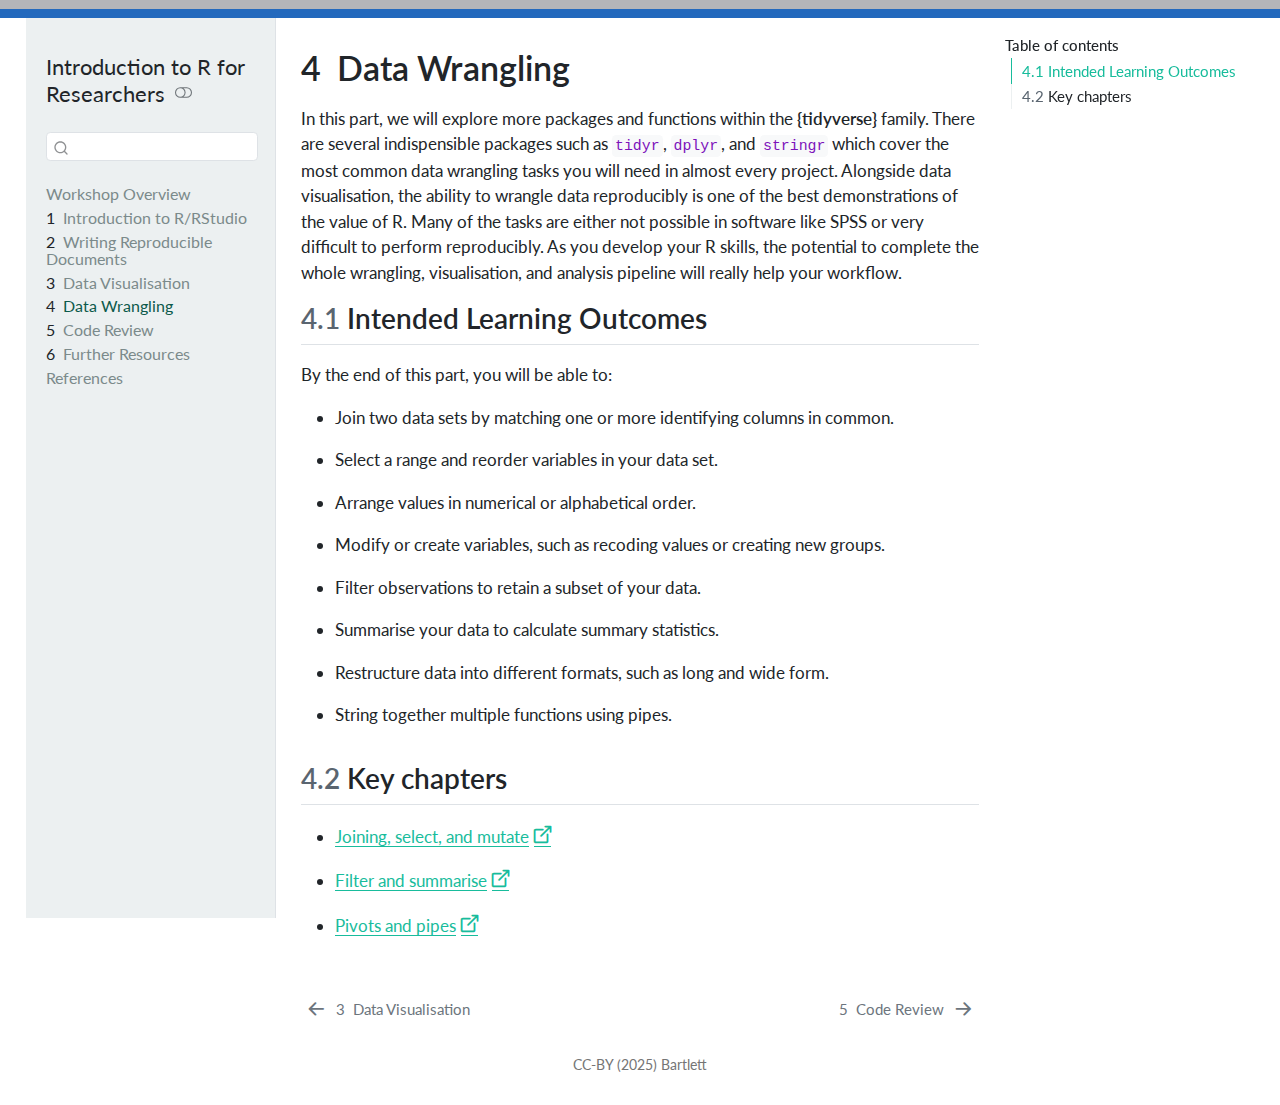
<file: docs/04_Wrangling.html>
<!DOCTYPE html>
<html xmlns="http://www.w3.org/1999/xhtml" lang="en" xml:lang="en"><head>

<meta charset="utf-8">
<meta name="generator" content="quarto-1.5.57">

<meta name="viewport" content="width=device-width, initial-scale=1.0, user-scalable=yes">

<meta name="description" content="Learning how to use R/RStudio for reproducible data analysis.">

<title>4&nbsp; Data Wrangling – Introduction to R for Researchers</title>
<style>
code{white-space: pre-wrap;}
span.smallcaps{font-variant: small-caps;}
div.columns{display: flex; gap: min(4vw, 1.5em);}
div.column{flex: auto; overflow-x: auto;}
div.hanging-indent{margin-left: 1.5em; text-indent: -1.5em;}
ul.task-list{list-style: none;}
ul.task-list li input[type="checkbox"] {
  width: 0.8em;
  margin: 0 0.8em 0.2em -1em; /* quarto-specific, see https://github.com/quarto-dev/quarto-cli/issues/4556 */ 
  vertical-align: middle;
}
</style>


<script src="site_libs/quarto-nav/quarto-nav.js"></script>
<script src="site_libs/clipboard/clipboard.min.js"></script>
<script src="site_libs/quarto-search/autocomplete.umd.js"></script>
<script src="site_libs/quarto-search/fuse.min.js"></script>
<script src="site_libs/quarto-search/quarto-search.js"></script>
<meta name="quarto:offset" content="./">
<link href="./05_Codereview.html" rel="next">
<link href="./03_Visualisation.html" rel="prev">
<link href="./images/logos/logo.png" rel="icon" type="image/png">
<script src="site_libs/quarto-html/quarto.js"></script>
<script src="site_libs/quarto-html/popper.min.js"></script>
<script src="site_libs/quarto-html/tippy.umd.min.js"></script>
<script src="site_libs/quarto-html/anchor.min.js"></script>
<link href="site_libs/quarto-html/tippy.css" rel="stylesheet">
<link href="site_libs/quarto-html/quarto-syntax-highlighting.css" rel="stylesheet" class="quarto-color-scheme" id="quarto-text-highlighting-styles">
<link href="site_libs/quarto-html/quarto-syntax-highlighting-dark.css" rel="prefetch" class="quarto-color-scheme quarto-color-alternate" id="quarto-text-highlighting-styles">
<script src="site_libs/bootstrap/bootstrap.min.js"></script>
<link href="site_libs/bootstrap/bootstrap-icons.css" rel="stylesheet">
<link href="site_libs/bootstrap/bootstrap.min.css" rel="stylesheet" class="quarto-color-scheme" id="quarto-bootstrap" data-mode="light">
<link href="site_libs/bootstrap/bootstrap-dark.min.css" rel="prefetch" class="quarto-color-scheme quarto-color-alternate" id="quarto-bootstrap" data-mode="dark">
<script id="quarto-search-options" type="application/json">{
  "location": "sidebar",
  "copy-button": false,
  "collapse-after": 3,
  "panel-placement": "start",
  "type": "textbox",
  "limit": 50,
  "keyboard-shortcut": [
    "f",
    "/",
    "s"
  ],
  "show-item-context": false,
  "language": {
    "search-no-results-text": "No results",
    "search-matching-documents-text": "matching documents",
    "search-copy-link-title": "Copy link to search",
    "search-hide-matches-text": "Hide additional matches",
    "search-more-match-text": "more match in this document",
    "search-more-matches-text": "more matches in this document",
    "search-clear-button-title": "Clear",
    "search-text-placeholder": "",
    "search-detached-cancel-button-title": "Cancel",
    "search-submit-button-title": "Submit",
    "search-label": "Search"
  }
}</script>


<link rel="stylesheet" href="https://use.fontawesome.com/releases/v5.13.0/css/all.css">
<link rel="stylesheet" href="include/booktem.css">
<link rel="stylesheet" href="include/webex.css">
<link rel="stylesheet" href="include/glossary.css">
<link rel="stylesheet" href="include/style.css">
</head>

<body class="nav-sidebar floating">

<div id="quarto-search-results"></div>
  <header id="quarto-header" class="headroom fixed-top">
  <nav class="quarto-secondary-nav">
    <div class="container-fluid d-flex">
      <button type="button" class="quarto-btn-toggle btn" data-bs-toggle="collapse" role="button" data-bs-target=".quarto-sidebar-collapse-item" aria-controls="quarto-sidebar" aria-expanded="false" aria-label="Toggle sidebar navigation" onclick="if (window.quartoToggleHeadroom) { window.quartoToggleHeadroom(); }">
        <i class="bi bi-layout-text-sidebar-reverse"></i>
      </button>
        <nav class="quarto-page-breadcrumbs" aria-label="breadcrumb"><ol class="breadcrumb"><li class="breadcrumb-item"><a href="./04_Wrangling.html"><span class="chapter-number">4</span>&nbsp; <span class="chapter-title">Data Wrangling</span></a></li></ol></nav>
        <a class="flex-grow-1" role="navigation" data-bs-toggle="collapse" data-bs-target=".quarto-sidebar-collapse-item" aria-controls="quarto-sidebar" aria-expanded="false" aria-label="Toggle sidebar navigation" onclick="if (window.quartoToggleHeadroom) { window.quartoToggleHeadroom(); }">      
        </a>
      <button type="button" class="btn quarto-search-button" aria-label="Search" onclick="window.quartoOpenSearch();">
        <i class="bi bi-search"></i>
      </button>
    </div>
  </nav>
</header>
<!-- content -->
<div id="quarto-content" class="quarto-container page-columns page-rows-contents page-layout-article">
<!-- sidebar -->
  <nav id="quarto-sidebar" class="sidebar collapse collapse-horizontal quarto-sidebar-collapse-item sidebar-navigation floating overflow-auto">
    <div class="pt-lg-2 mt-2 text-left sidebar-header">
    <div class="sidebar-title mb-0 py-0">
      <a href="./">Introduction to R for Researchers</a> 
        <div class="sidebar-tools-main">
  <a href="" class="quarto-color-scheme-toggle quarto-navigation-tool  px-1" onclick="window.quartoToggleColorScheme(); return false;" title="Toggle dark mode"><i class="bi"></i></a>
</div>
    </div>
      </div>
        <div class="mt-2 flex-shrink-0 align-items-center">
        <div class="sidebar-search">
        <div id="quarto-search" class="" title="Search"></div>
        </div>
        </div>
    <div class="sidebar-menu-container"> 
    <ul class="list-unstyled mt-1">
        <li class="sidebar-item">
  <div class="sidebar-item-container"> 
  <a href="./index.html" class="sidebar-item-text sidebar-link">
 <span class="menu-text">Workshop Overview</span></a>
  </div>
</li>
        <li class="sidebar-item">
  <div class="sidebar-item-container"> 
  <a href="./01_Intro_R.html" class="sidebar-item-text sidebar-link">
 <span class="menu-text"><span class="chapter-number">1</span>&nbsp; <span class="chapter-title">Introduction to R/RStudio</span></span></a>
  </div>
</li>
        <li class="sidebar-item">
  <div class="sidebar-item-container"> 
  <a href="./02_Repro_Docs.html" class="sidebar-item-text sidebar-link">
 <span class="menu-text"><span class="chapter-number">2</span>&nbsp; <span class="chapter-title">Writing Reproducible Documents</span></span></a>
  </div>
</li>
        <li class="sidebar-item">
  <div class="sidebar-item-container"> 
  <a href="./03_Visualisation.html" class="sidebar-item-text sidebar-link">
 <span class="menu-text"><span class="chapter-number">3</span>&nbsp; <span class="chapter-title">Data Visualisation</span></span></a>
  </div>
</li>
        <li class="sidebar-item">
  <div class="sidebar-item-container"> 
  <a href="./04_Wrangling.html" class="sidebar-item-text sidebar-link active">
 <span class="menu-text"><span class="chapter-number">4</span>&nbsp; <span class="chapter-title">Data Wrangling</span></span></a>
  </div>
</li>
        <li class="sidebar-item">
  <div class="sidebar-item-container"> 
  <a href="./05_Codereview.html" class="sidebar-item-text sidebar-link">
 <span class="menu-text"><span class="chapter-number">5</span>&nbsp; <span class="chapter-title">Code Review</span></span></a>
  </div>
</li>
        <li class="sidebar-item">
  <div class="sidebar-item-container"> 
  <a href="./06_Resources.html" class="sidebar-item-text sidebar-link">
 <span class="menu-text"><span class="chapter-number">6</span>&nbsp; <span class="chapter-title">Further Resources</span></span></a>
  </div>
</li>
        <li class="sidebar-item">
  <div class="sidebar-item-container"> 
  <a href="./references.html" class="sidebar-item-text sidebar-link">
 <span class="menu-text">References</span></a>
  </div>
</li>
    </ul>
    </div>
</nav>
<div id="quarto-sidebar-glass" class="quarto-sidebar-collapse-item" data-bs-toggle="collapse" data-bs-target=".quarto-sidebar-collapse-item"></div>
<!-- margin-sidebar -->
    <div id="quarto-margin-sidebar" class="sidebar margin-sidebar">
        <nav id="TOC" role="doc-toc" class="toc-active">
    <h2 id="toc-title">Table of contents</h2>
   
  <ul>
  <li><a href="#intended-learning-outcomes" id="toc-intended-learning-outcomes" class="nav-link active" data-scroll-target="#intended-learning-outcomes"><span class="header-section-number">4.1</span> Intended Learning Outcomes</a></li>
  <li><a href="#key-chapters" id="toc-key-chapters" class="nav-link" data-scroll-target="#key-chapters"><span class="header-section-number">4.2</span> Key chapters</a></li>
  </ul>
</nav>
    </div>
<!-- main -->
<main class="content" id="quarto-document-content">

<header id="title-block-header" class="quarto-title-block default">
<div class="quarto-title">
<h1 class="title"><span class="chapter-number">4</span>&nbsp; <span class="chapter-title">Data Wrangling</span></h1>
</div>



<div class="quarto-title-meta">

    
  
    
  </div>
  


</header>


<p>In this part, we will explore more packages and functions within the <pkg>tidyverse</pkg> family. There are several indispensible packages such as <code>tidyr</code>, <code>dplyr</code>, and <code>stringr</code> which cover the most common data wrangling tasks you will need in almost every project. Alongside data visualisation, the ability to wrangle data reproducibly is one of the best demonstrations of the value of R. Many of the tasks are either not possible in software like SPSS or very difficult to perform reproducibly. As you develop your R skills, the potential to complete the whole wrangling, visualisation, and analysis pipeline will really help your workflow.</p>
<section id="intended-learning-outcomes" class="level2" data-number="4.1">
<h2 data-number="4.1" class="anchored" data-anchor-id="intended-learning-outcomes"><span class="header-section-number">4.1</span> Intended Learning Outcomes</h2>
<p>By the end of this part, you will be able to:</p>
<ul>
<li><p>Join two data sets by matching one or more identifying columns in common.</p></li>
<li><p>Select a range and reorder variables in your data set.</p></li>
<li><p>Arrange values in numerical or alphabetical order.</p></li>
<li><p>Modify or create variables, such as recoding values or creating new groups.</p></li>
<li><p>Filter observations to retain a subset of your data.</p></li>
<li><p>Summarise your data to calculate summary statistics.</p></li>
<li><p>Restructure data into different formats, such as long and wide form.</p></li>
<li><p>String together multiple functions using pipes.</p></li>
</ul>
</section>
<section id="key-chapters" class="level2" data-number="4.2">
<h2 data-number="4.2" class="anchored" data-anchor-id="key-chapters"><span class="header-section-number">4.2</span> Key chapters</h2>
<ul>
<li><p><a href="https://psyteachr.github.io/quant-fun-v3/04-wrangling-1.html" target="_blank">Joining, select, and mutate</a></p></li>
<li><p><a href="https://psyteachr.github.io/quant-fun-v3/05-wrangling-2.html" target="_blank">Filter and summarise</a></p></li>
<li><p><a href="https://psyteachr.github.io/quant-fun-v3/06-wrangling-3.html" target="_blank">Pivots and pipes</a></p></li>
</ul>


</section>

</main> <!-- /main -->
<script>

/* update total correct if #webex-total_correct exists */
update_total_correct = function() {
  console.log("webex: update total_correct");

  var t = document.getElementsByClassName("webex-total_correct");
  for (var i = 0; i < t.length; i++) {
    p = t[i].parentElement;
    var correct = p.getElementsByClassName("webex-correct").length;
    var solvemes = p.getElementsByClassName("webex-solveme").length;
    var radiogroups = p.getElementsByClassName("webex-radiogroup").length;
    var selects = p.getElementsByClassName("webex-select").length;

    t[i].innerHTML = correct + " of " + (solvemes + radiogroups + selects) + " correct";
  }
}

/* webex-solution button toggling function */
b_func = function() {
  console.log("webex: toggle hide");

  var cl = this.parentElement.classList;
  if (cl.contains('open')) {
    cl.remove("open");
  } else {
    cl.add("open");
  }
}

/* check answers */
check_func = function() {
  console.log("webex: check answers");

  var cl = this.parentElement.classList;
  if (cl.contains('unchecked')) {
    cl.remove("unchecked");
    this.innerHTML = "Hide Answers";
  } else {
    cl.add("unchecked");
    this.innerHTML = "Show Answers";
  }
}

/* function for checking solveme answers */
solveme_func = function(e) {
  console.log("webex: check solveme");

  var real_answers = JSON.parse(this.dataset.answer);
  var my_answer = this.value;
  var cl = this.classList;
  if (cl.contains("ignorecase")) {
    my_answer = my_answer.toLowerCase();
  }
  if (cl.contains("nospaces")) {
    my_answer = my_answer.replace(/ /g, "")
  }

  if (my_answer == "") {
    cl.remove("webex-correct");
    cl.remove("webex-incorrect");
  } else if (real_answers.includes(my_answer)) {
    cl.add("webex-correct");
    cl.remove("webex-incorrect");
  } else {
    cl.add("webex-incorrect");
    cl.remove("webex-correct");
  }

  // match numeric answers within a specified tolerance
  if(this.dataset.tol > 0){
    var tol = JSON.parse(this.dataset.tol);
    var matches = real_answers.map(x => Math.abs(x - my_answer) < tol)
    if (matches.reduce((a, b) => a + b, 0) > 0) {
      cl.add("webex-correct");
    } else {
      cl.remove("webex-correct");
    }
  }

  // added regex bit
  if (cl.contains("regex")){
    answer_regex = RegExp(real_answers.join("|"))
    if (answer_regex.test(my_answer)) {
      cl.add("webex-correct");
    }
  }

  update_total_correct();
}

/* function for checking select answers */
select_func = function(e) {
  console.log("webex: check select");

  var cl = this.classList

  /* add style */
  cl.remove("webex-incorrect");
  cl.remove("webex-correct");
  if (this.value == "answer") {
    cl.add("webex-correct");
  } else if (this.value != "blank") {
    cl.add("webex-incorrect");
  }

  update_total_correct();
}

/* function for checking radiogroups answers */
radiogroups_func = function(e) {
  console.log("webex: check radiogroups");

  var checked_button = document.querySelector('input[name=' + this.id + ']:checked');
  var cl = checked_button.parentElement.classList;
  var labels = checked_button.parentElement.parentElement.children;

  /* get rid of styles */
  for (i = 0; i < labels.length; i++) {
    labels[i].classList.remove("webex-incorrect");
    labels[i].classList.remove("webex-correct");
  }

  /* add style */
  if (checked_button.value == "answer") {
    cl.add("webex-correct");
  } else {
    cl.add("webex-incorrect");
  }

  update_total_correct();
}

window.onload = function() {
  console.log("webex onload");
  /* set up solution buttons */
  var buttons = document.getElementsByTagName("button");

  for (var i = 0; i < buttons.length; i++) {
    if (buttons[i].parentElement.classList.contains('webex-solution')) {
      buttons[i].onclick = b_func;
    }
  }

  var check_sections = document.getElementsByClassName("webex-check");
  console.log("check:", check_sections.length);
  for (var i = 0; i < check_sections.length; i++) {
    check_sections[i].classList.add("unchecked");

    let btn = document.createElement("button");
    btn.innerHTML = "Show Answers";
    btn.classList.add("webex-check-button");
    btn.onclick = check_func;
    check_sections[i].appendChild(btn);

    let spn = document.createElement("span");
    spn.classList.add("webex-total_correct");
    check_sections[i].appendChild(spn);
  }

  /* set up webex-solveme inputs */
  var solveme = document.getElementsByClassName("webex-solveme");

  for (var i = 0; i < solveme.length; i++) {
    /* make sure input boxes don't auto-anything */
    solveme[i].setAttribute("autocomplete","off");
    solveme[i].setAttribute("autocorrect", "off");
    solveme[i].setAttribute("autocapitalize", "off");
    solveme[i].setAttribute("spellcheck", "false");
    solveme[i].value = "";

    /* adjust answer for ignorecase or nospaces */
    var cl = solveme[i].classList;
    var real_answer = solveme[i].dataset.answer;
    if (cl.contains("ignorecase")) {
      real_answer = real_answer.toLowerCase();
    }
    if (cl.contains("nospaces")) {
      real_answer = real_answer.replace(/ /g, "");
    }
    solveme[i].dataset.answer = real_answer;

    /* attach checking function */
    solveme[i].onkeyup = solveme_func;
    solveme[i].onchange = solveme_func;

    solveme[i].insertAdjacentHTML("afterend", " <span class='webex-icon'></span>")
  }

  /* set up radiogroups */
  var radiogroups = document.getElementsByClassName("webex-radiogroup");
  for (var i = 0; i < radiogroups.length; i++) {
    radiogroups[i].onchange = radiogroups_func;
  }

  /* set up selects */
  var selects = document.getElementsByClassName("webex-select");
  for (var i = 0; i < selects.length; i++) {
    selects[i].onchange = select_func;
    selects[i].insertAdjacentHTML("afterend", " <span class='webex-icon'></span>")
  }

  update_total_correct();
}

</script>
<script>
// open rdrr links externally ----

var exlinks = document.querySelectorAll("a[href^='https://rdrr.io']");
var exlink_func = function(){
  window.open(this.href);
  return false;
};
for (var i = 0; i < exlinks.length; i++) {
    exlinks[i].addEventListener('click', exlink_func, false);
}

// visible second sidebar in mobile ----

function move_sidebar() {
  var toc = document.getElementById("TOC");
  var small_sidebar = document.querySelector("#quarto-sidebar .sidebar-menu-container");
  var right_sidebar = document.getElementById("quarto-margin-sidebar");

  if (window.innerWidth < 768) {
    small_sidebar.append(toc);
  } else {
    right_sidebar.append(toc);
  }
}
move_sidebar();
window.onresize = move_sidebar;
</script>
<script id="quarto-html-after-body" type="application/javascript">
window.document.addEventListener("DOMContentLoaded", function (event) {
  const toggleBodyColorMode = (bsSheetEl) => {
    const mode = bsSheetEl.getAttribute("data-mode");
    const bodyEl = window.document.querySelector("body");
    if (mode === "dark") {
      bodyEl.classList.add("quarto-dark");
      bodyEl.classList.remove("quarto-light");
    } else {
      bodyEl.classList.add("quarto-light");
      bodyEl.classList.remove("quarto-dark");
    }
  }
  const toggleBodyColorPrimary = () => {
    const bsSheetEl = window.document.querySelector("link#quarto-bootstrap");
    if (bsSheetEl) {
      toggleBodyColorMode(bsSheetEl);
    }
  }
  toggleBodyColorPrimary();  
  const disableStylesheet = (stylesheets) => {
    for (let i=0; i < stylesheets.length; i++) {
      const stylesheet = stylesheets[i];
      stylesheet.rel = 'prefetch';
    }
  }
  const enableStylesheet = (stylesheets) => {
    for (let i=0; i < stylesheets.length; i++) {
      const stylesheet = stylesheets[i];
      stylesheet.rel = 'stylesheet';
    }
  }
  const manageTransitions = (selector, allowTransitions) => {
    const els = window.document.querySelectorAll(selector);
    for (let i=0; i < els.length; i++) {
      const el = els[i];
      if (allowTransitions) {
        el.classList.remove('notransition');
      } else {
        el.classList.add('notransition');
      }
    }
  }
  const toggleGiscusIfUsed = (isAlternate, darkModeDefault) => {
    const baseTheme = document.querySelector('#giscus-base-theme')?.value ?? 'light';
    const alternateTheme = document.querySelector('#giscus-alt-theme')?.value ?? 'dark';
    let newTheme = '';
    if(darkModeDefault) {
      newTheme = isAlternate ? baseTheme : alternateTheme;
    } else {
      newTheme = isAlternate ? alternateTheme : baseTheme;
    }
    const changeGiscusTheme = () => {
      // From: https://github.com/giscus/giscus/issues/336
      const sendMessage = (message) => {
        const iframe = document.querySelector('iframe.giscus-frame');
        if (!iframe) return;
        iframe.contentWindow.postMessage({ giscus: message }, 'https://giscus.app');
      }
      sendMessage({
        setConfig: {
          theme: newTheme
        }
      });
    }
    const isGiscussLoaded = window.document.querySelector('iframe.giscus-frame') !== null;
    if (isGiscussLoaded) {
      changeGiscusTheme();
    }
  }
  const toggleColorMode = (alternate) => {
    // Switch the stylesheets
    const alternateStylesheets = window.document.querySelectorAll('link.quarto-color-scheme.quarto-color-alternate');
    manageTransitions('#quarto-margin-sidebar .nav-link', false);
    if (alternate) {
      enableStylesheet(alternateStylesheets);
      for (const sheetNode of alternateStylesheets) {
        if (sheetNode.id === "quarto-bootstrap") {
          toggleBodyColorMode(sheetNode);
        }
      }
    } else {
      disableStylesheet(alternateStylesheets);
      toggleBodyColorPrimary();
    }
    manageTransitions('#quarto-margin-sidebar .nav-link', true);
    // Switch the toggles
    const toggles = window.document.querySelectorAll('.quarto-color-scheme-toggle');
    for (let i=0; i < toggles.length; i++) {
      const toggle = toggles[i];
      if (toggle) {
        if (alternate) {
          toggle.classList.add("alternate");     
        } else {
          toggle.classList.remove("alternate");
        }
      }
    }
    // Hack to workaround the fact that safari doesn't
    // properly recolor the scrollbar when toggling (#1455)
    if (navigator.userAgent.indexOf('Safari') > 0 && navigator.userAgent.indexOf('Chrome') == -1) {
      manageTransitions("body", false);
      window.scrollTo(0, 1);
      setTimeout(() => {
        window.scrollTo(0, 0);
        manageTransitions("body", true);
      }, 40);  
    }
  }
  const isFileUrl = () => { 
    return window.location.protocol === 'file:';
  }
  const hasAlternateSentinel = () => {  
    let styleSentinel = getColorSchemeSentinel();
    if (styleSentinel !== null) {
      return styleSentinel === "alternate";
    } else {
      return false;
    }
  }
  const setStyleSentinel = (alternate) => {
    const value = alternate ? "alternate" : "default";
    if (!isFileUrl()) {
      window.localStorage.setItem("quarto-color-scheme", value);
    } else {
      localAlternateSentinel = value;
    }
  }
  const getColorSchemeSentinel = () => {
    if (!isFileUrl()) {
      const storageValue = window.localStorage.getItem("quarto-color-scheme");
      return storageValue != null ? storageValue : localAlternateSentinel;
    } else {
      return localAlternateSentinel;
    }
  }
  const darkModeDefault = false;
  let localAlternateSentinel = darkModeDefault ? 'alternate' : 'default';
  // Dark / light mode switch
  window.quartoToggleColorScheme = () => {
    // Read the current dark / light value 
    let toAlternate = !hasAlternateSentinel();
    toggleColorMode(toAlternate);
    setStyleSentinel(toAlternate);
    toggleGiscusIfUsed(toAlternate, darkModeDefault);
  };
  // Ensure there is a toggle, if there isn't float one in the top right
  if (window.document.querySelector('.quarto-color-scheme-toggle') === null) {
    const a = window.document.createElement('a');
    a.classList.add('top-right');
    a.classList.add('quarto-color-scheme-toggle');
    a.href = "";
    a.onclick = function() { try { window.quartoToggleColorScheme(); } catch {} return false; };
    const i = window.document.createElement("i");
    i.classList.add('bi');
    a.appendChild(i);
    window.document.body.appendChild(a);
  }
  // Switch to dark mode if need be
  if (hasAlternateSentinel()) {
    toggleColorMode(true);
  } else {
    toggleColorMode(false);
  }
  const icon = "";
  const anchorJS = new window.AnchorJS();
  anchorJS.options = {
    placement: 'right',
    icon: icon
  };
  anchorJS.add('.anchored');
  const isCodeAnnotation = (el) => {
    for (const clz of el.classList) {
      if (clz.startsWith('code-annotation-')) {                     
        return true;
      }
    }
    return false;
  }
  const onCopySuccess = function(e) {
    // button target
    const button = e.trigger;
    // don't keep focus
    button.blur();
    // flash "checked"
    button.classList.add('code-copy-button-checked');
    var currentTitle = button.getAttribute("title");
    button.setAttribute("title", "Copied!");
    let tooltip;
    if (window.bootstrap) {
      button.setAttribute("data-bs-toggle", "tooltip");
      button.setAttribute("data-bs-placement", "left");
      button.setAttribute("data-bs-title", "Copied!");
      tooltip = new bootstrap.Tooltip(button, 
        { trigger: "manual", 
          customClass: "code-copy-button-tooltip",
          offset: [0, -8]});
      tooltip.show();    
    }
    setTimeout(function() {
      if (tooltip) {
        tooltip.hide();
        button.removeAttribute("data-bs-title");
        button.removeAttribute("data-bs-toggle");
        button.removeAttribute("data-bs-placement");
      }
      button.setAttribute("title", currentTitle);
      button.classList.remove('code-copy-button-checked');
    }, 1000);
    // clear code selection
    e.clearSelection();
  }
  const getTextToCopy = function(trigger) {
      const codeEl = trigger.previousElementSibling.cloneNode(true);
      for (const childEl of codeEl.children) {
        if (isCodeAnnotation(childEl)) {
          childEl.remove();
        }
      }
      return codeEl.innerText;
  }
  const clipboard = new window.ClipboardJS('.code-copy-button:not([data-in-quarto-modal])', {
    text: getTextToCopy
  });
  clipboard.on('success', onCopySuccess);
  if (window.document.getElementById('quarto-embedded-source-code-modal')) {
    // For code content inside modals, clipBoardJS needs to be initialized with a container option
    // TODO: Check when it could be a function (https://github.com/zenorocha/clipboard.js/issues/860)
    const clipboardModal = new window.ClipboardJS('.code-copy-button[data-in-quarto-modal]', {
      text: getTextToCopy,
      container: window.document.getElementById('quarto-embedded-source-code-modal')
    });
    clipboardModal.on('success', onCopySuccess);
  }
    var localhostRegex = new RegExp(/^(?:http|https):\/\/localhost\:?[0-9]*\//);
    var mailtoRegex = new RegExp(/^mailto:/);
      var filterRegex = new RegExp('/' + window.location.host + '/');
    var isInternal = (href) => {
        return filterRegex.test(href) || localhostRegex.test(href) || mailtoRegex.test(href);
    }
    // Inspect non-navigation links and adorn them if external
 	var links = window.document.querySelectorAll('a[href]:not(.nav-link):not(.navbar-brand):not(.toc-action):not(.sidebar-link):not(.sidebar-item-toggle):not(.pagination-link):not(.no-external):not([aria-hidden]):not(.dropdown-item):not(.quarto-navigation-tool):not(.about-link)');
    for (var i=0; i<links.length; i++) {
      const link = links[i];
      if (!isInternal(link.href)) {
        // undo the damage that might have been done by quarto-nav.js in the case of
        // links that we want to consider external
        if (link.dataset.originalHref !== undefined) {
          link.href = link.dataset.originalHref;
        }
      }
    }
  function tippyHover(el, contentFn, onTriggerFn, onUntriggerFn) {
    const config = {
      allowHTML: true,
      maxWidth: 500,
      delay: 100,
      arrow: false,
      appendTo: function(el) {
          return el.parentElement;
      },
      interactive: true,
      interactiveBorder: 10,
      theme: 'quarto',
      placement: 'bottom-start',
    };
    if (contentFn) {
      config.content = contentFn;
    }
    if (onTriggerFn) {
      config.onTrigger = onTriggerFn;
    }
    if (onUntriggerFn) {
      config.onUntrigger = onUntriggerFn;
    }
    window.tippy(el, config); 
  }
  const noterefs = window.document.querySelectorAll('a[role="doc-noteref"]');
  for (var i=0; i<noterefs.length; i++) {
    const ref = noterefs[i];
    tippyHover(ref, function() {
      // use id or data attribute instead here
      let href = ref.getAttribute('data-footnote-href') || ref.getAttribute('href');
      try { href = new URL(href).hash; } catch {}
      const id = href.replace(/^#\/?/, "");
      const note = window.document.getElementById(id);
      if (note) {
        return note.innerHTML;
      } else {
        return "";
      }
    });
  }
  const xrefs = window.document.querySelectorAll('a.quarto-xref');
  const processXRef = (id, note) => {
    // Strip column container classes
    const stripColumnClz = (el) => {
      el.classList.remove("page-full", "page-columns");
      if (el.children) {
        for (const child of el.children) {
          stripColumnClz(child);
        }
      }
    }
    stripColumnClz(note)
    if (id === null || id.startsWith('sec-')) {
      // Special case sections, only their first couple elements
      const container = document.createElement("div");
      if (note.children && note.children.length > 2) {
        container.appendChild(note.children[0].cloneNode(true));
        for (let i = 1; i < note.children.length; i++) {
          const child = note.children[i];
          if (child.tagName === "P" && child.innerText === "") {
            continue;
          } else {
            container.appendChild(child.cloneNode(true));
            break;
          }
        }
        if (window.Quarto?.typesetMath) {
          window.Quarto.typesetMath(container);
        }
        return container.innerHTML
      } else {
        if (window.Quarto?.typesetMath) {
          window.Quarto.typesetMath(note);
        }
        return note.innerHTML;
      }
    } else {
      // Remove any anchor links if they are present
      const anchorLink = note.querySelector('a.anchorjs-link');
      if (anchorLink) {
        anchorLink.remove();
      }
      if (window.Quarto?.typesetMath) {
        window.Quarto.typesetMath(note);
      }
      // TODO in 1.5, we should make sure this works without a callout special case
      if (note.classList.contains("callout")) {
        return note.outerHTML;
      } else {
        return note.innerHTML;
      }
    }
  }
  for (var i=0; i<xrefs.length; i++) {
    const xref = xrefs[i];
    tippyHover(xref, undefined, function(instance) {
      instance.disable();
      let url = xref.getAttribute('href');
      let hash = undefined; 
      if (url.startsWith('#')) {
        hash = url;
      } else {
        try { hash = new URL(url).hash; } catch {}
      }
      if (hash) {
        const id = hash.replace(/^#\/?/, "");
        const note = window.document.getElementById(id);
        if (note !== null) {
          try {
            const html = processXRef(id, note.cloneNode(true));
            instance.setContent(html);
          } finally {
            instance.enable();
            instance.show();
          }
        } else {
          // See if we can fetch this
          fetch(url.split('#')[0])
          .then(res => res.text())
          .then(html => {
            const parser = new DOMParser();
            const htmlDoc = parser.parseFromString(html, "text/html");
            const note = htmlDoc.getElementById(id);
            if (note !== null) {
              const html = processXRef(id, note);
              instance.setContent(html);
            } 
          }).finally(() => {
            instance.enable();
            instance.show();
          });
        }
      } else {
        // See if we can fetch a full url (with no hash to target)
        // This is a special case and we should probably do some content thinning / targeting
        fetch(url)
        .then(res => res.text())
        .then(html => {
          const parser = new DOMParser();
          const htmlDoc = parser.parseFromString(html, "text/html");
          const note = htmlDoc.querySelector('main.content');
          if (note !== null) {
            // This should only happen for chapter cross references
            // (since there is no id in the URL)
            // remove the first header
            if (note.children.length > 0 && note.children[0].tagName === "HEADER") {
              note.children[0].remove();
            }
            const html = processXRef(null, note);
            instance.setContent(html);
          } 
        }).finally(() => {
          instance.enable();
          instance.show();
        });
      }
    }, function(instance) {
    });
  }
      let selectedAnnoteEl;
      const selectorForAnnotation = ( cell, annotation) => {
        let cellAttr = 'data-code-cell="' + cell + '"';
        let lineAttr = 'data-code-annotation="' +  annotation + '"';
        const selector = 'span[' + cellAttr + '][' + lineAttr + ']';
        return selector;
      }
      const selectCodeLines = (annoteEl) => {
        const doc = window.document;
        const targetCell = annoteEl.getAttribute("data-target-cell");
        const targetAnnotation = annoteEl.getAttribute("data-target-annotation");
        const annoteSpan = window.document.querySelector(selectorForAnnotation(targetCell, targetAnnotation));
        const lines = annoteSpan.getAttribute("data-code-lines").split(",");
        const lineIds = lines.map((line) => {
          return targetCell + "-" + line;
        })
        let top = null;
        let height = null;
        let parent = null;
        if (lineIds.length > 0) {
            //compute the position of the single el (top and bottom and make a div)
            const el = window.document.getElementById(lineIds[0]);
            top = el.offsetTop;
            height = el.offsetHeight;
            parent = el.parentElement.parentElement;
          if (lineIds.length > 1) {
            const lastEl = window.document.getElementById(lineIds[lineIds.length - 1]);
            const bottom = lastEl.offsetTop + lastEl.offsetHeight;
            height = bottom - top;
          }
          if (top !== null && height !== null && parent !== null) {
            // cook up a div (if necessary) and position it 
            let div = window.document.getElementById("code-annotation-line-highlight");
            if (div === null) {
              div = window.document.createElement("div");
              div.setAttribute("id", "code-annotation-line-highlight");
              div.style.position = 'absolute';
              parent.appendChild(div);
            }
            div.style.top = top - 2 + "px";
            div.style.height = height + 4 + "px";
            div.style.left = 0;
            let gutterDiv = window.document.getElementById("code-annotation-line-highlight-gutter");
            if (gutterDiv === null) {
              gutterDiv = window.document.createElement("div");
              gutterDiv.setAttribute("id", "code-annotation-line-highlight-gutter");
              gutterDiv.style.position = 'absolute';
              const codeCell = window.document.getElementById(targetCell);
              const gutter = codeCell.querySelector('.code-annotation-gutter');
              gutter.appendChild(gutterDiv);
            }
            gutterDiv.style.top = top - 2 + "px";
            gutterDiv.style.height = height + 4 + "px";
          }
          selectedAnnoteEl = annoteEl;
        }
      };
      const unselectCodeLines = () => {
        const elementsIds = ["code-annotation-line-highlight", "code-annotation-line-highlight-gutter"];
        elementsIds.forEach((elId) => {
          const div = window.document.getElementById(elId);
          if (div) {
            div.remove();
          }
        });
        selectedAnnoteEl = undefined;
      };
        // Handle positioning of the toggle
    window.addEventListener(
      "resize",
      throttle(() => {
        elRect = undefined;
        if (selectedAnnoteEl) {
          selectCodeLines(selectedAnnoteEl);
        }
      }, 10)
    );
    function throttle(fn, ms) {
    let throttle = false;
    let timer;
      return (...args) => {
        if(!throttle) { // first call gets through
            fn.apply(this, args);
            throttle = true;
        } else { // all the others get throttled
            if(timer) clearTimeout(timer); // cancel #2
            timer = setTimeout(() => {
              fn.apply(this, args);
              timer = throttle = false;
            }, ms);
        }
      };
    }
      // Attach click handler to the DT
      const annoteDls = window.document.querySelectorAll('dt[data-target-cell]');
      for (const annoteDlNode of annoteDls) {
        annoteDlNode.addEventListener('click', (event) => {
          const clickedEl = event.target;
          if (clickedEl !== selectedAnnoteEl) {
            unselectCodeLines();
            const activeEl = window.document.querySelector('dt[data-target-cell].code-annotation-active');
            if (activeEl) {
              activeEl.classList.remove('code-annotation-active');
            }
            selectCodeLines(clickedEl);
            clickedEl.classList.add('code-annotation-active');
          } else {
            // Unselect the line
            unselectCodeLines();
            clickedEl.classList.remove('code-annotation-active');
          }
        });
      }
  const findCites = (el) => {
    const parentEl = el.parentElement;
    if (parentEl) {
      const cites = parentEl.dataset.cites;
      if (cites) {
        return {
          el,
          cites: cites.split(' ')
        };
      } else {
        return findCites(el.parentElement)
      }
    } else {
      return undefined;
    }
  };
  var bibliorefs = window.document.querySelectorAll('a[role="doc-biblioref"]');
  for (var i=0; i<bibliorefs.length; i++) {
    const ref = bibliorefs[i];
    const citeInfo = findCites(ref);
    if (citeInfo) {
      tippyHover(citeInfo.el, function() {
        var popup = window.document.createElement('div');
        citeInfo.cites.forEach(function(cite) {
          var citeDiv = window.document.createElement('div');
          citeDiv.classList.add('hanging-indent');
          citeDiv.classList.add('csl-entry');
          var biblioDiv = window.document.getElementById('ref-' + cite);
          if (biblioDiv) {
            citeDiv.innerHTML = biblioDiv.innerHTML;
          }
          popup.appendChild(citeDiv);
        });
        return popup.innerHTML;
      });
    }
  }
});
</script>
<nav class="page-navigation">
  <div class="nav-page nav-page-previous">
      <a href="./03_Visualisation.html" class="pagination-link" aria-label="Data Visualisation">
        <i class="bi bi-arrow-left-short"></i> <span class="nav-page-text"><span class="chapter-number">3</span>&nbsp; <span class="chapter-title">Data Visualisation</span></span>
      </a>          
  </div>
  <div class="nav-page nav-page-next">
      <a href="./05_Codereview.html" class="pagination-link" aria-label="Code Review">
        <span class="nav-page-text"><span class="chapter-number">5</span>&nbsp; <span class="chapter-title">Code Review</span></span> <i class="bi bi-arrow-right-short"></i>
      </a>
  </div>
</nav>
</div> <!-- /content -->
<footer class="footer">
  <div class="nav-footer">
    <div class="nav-footer-left">
      &nbsp;
    </div>   
    <div class="nav-footer-center">
<p>CC-BY (2025) Bartlett</p>
</div>
    <div class="nav-footer-right">
      &nbsp;
    </div>
  </div>
</footer>




</body></html>
</file>
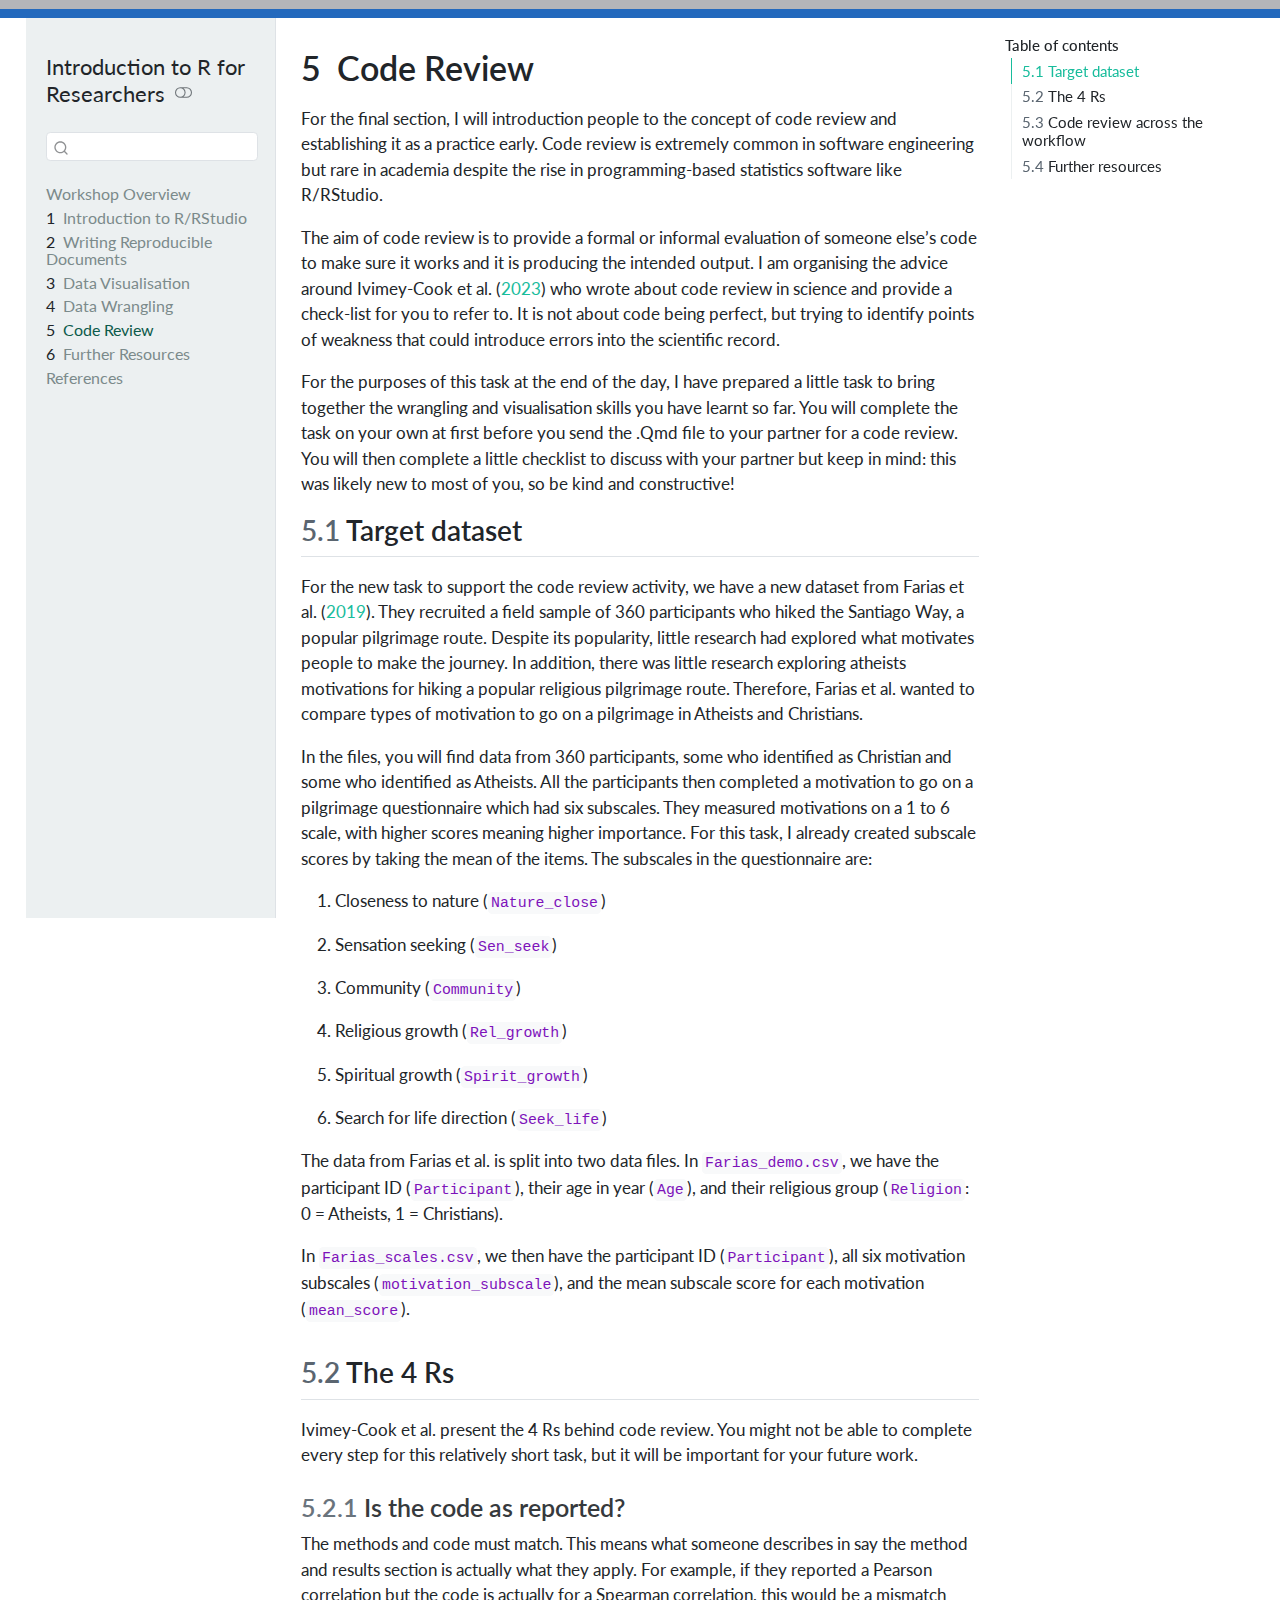
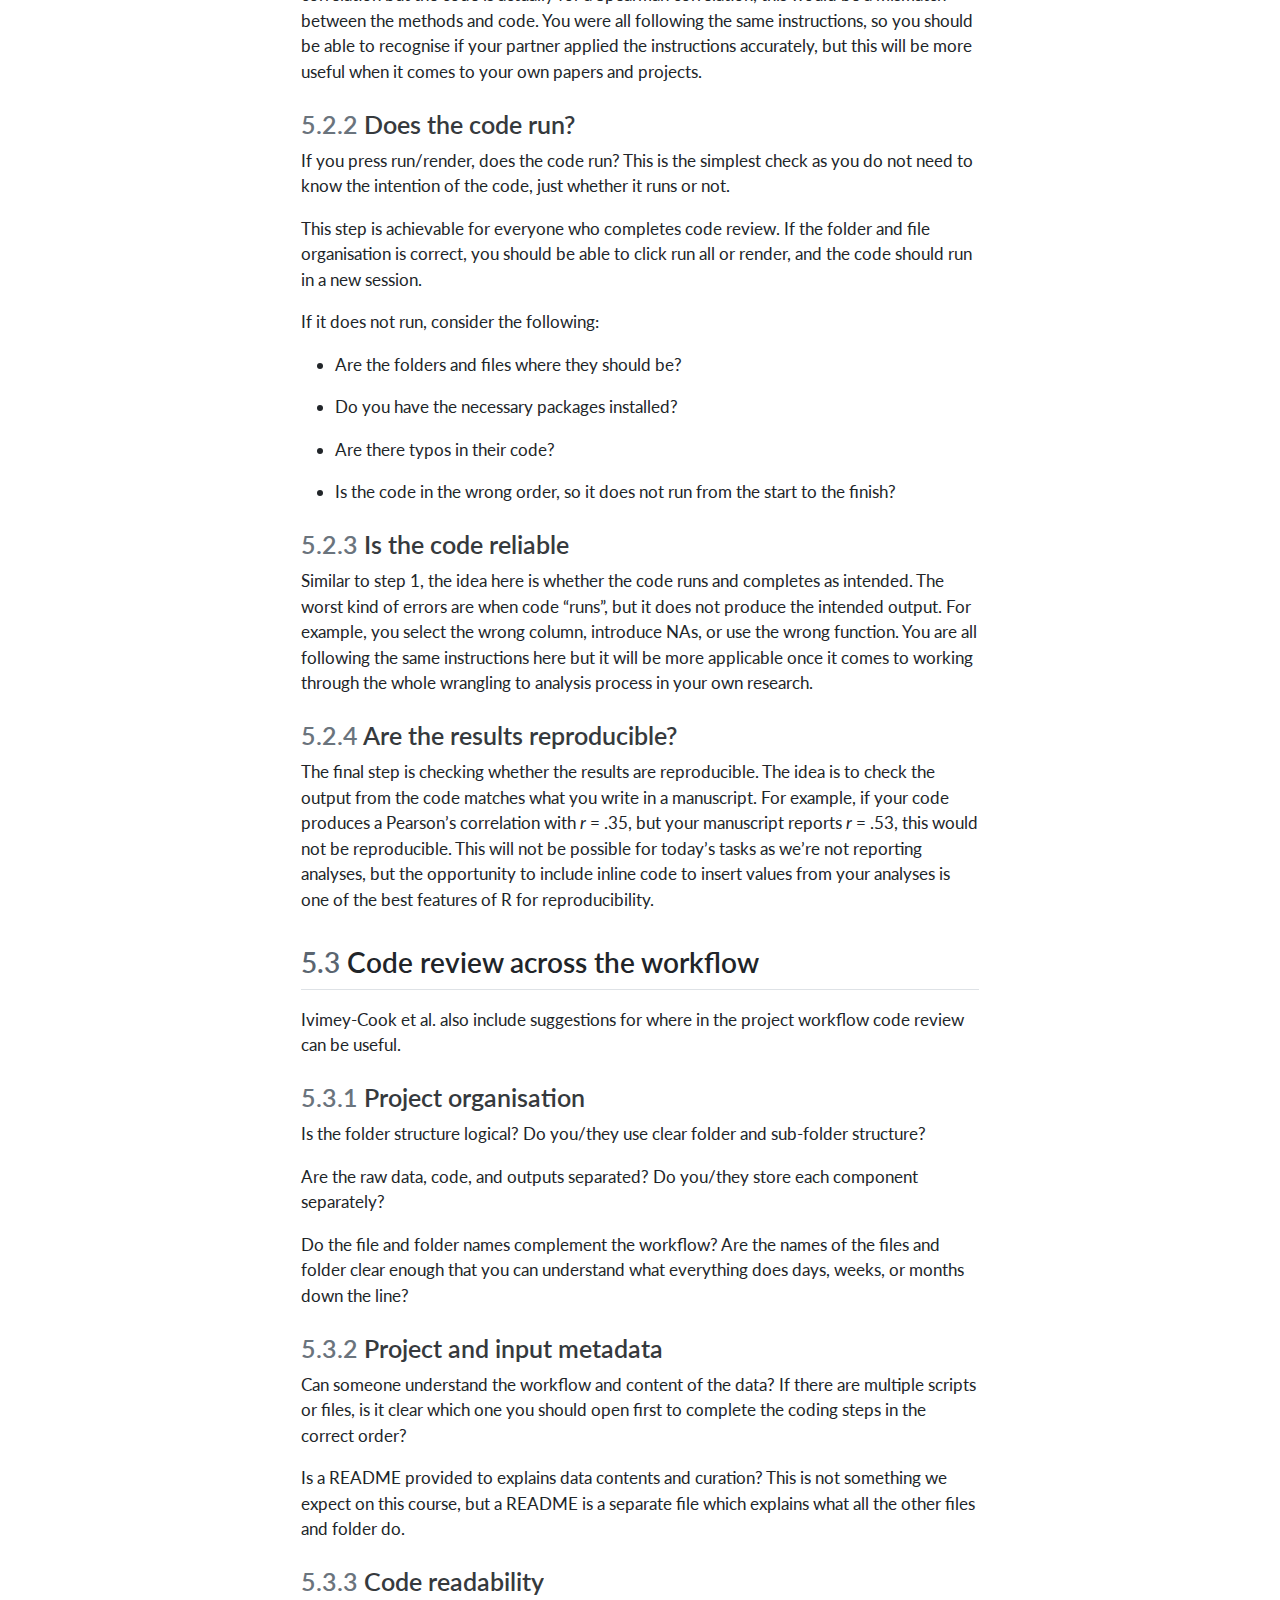
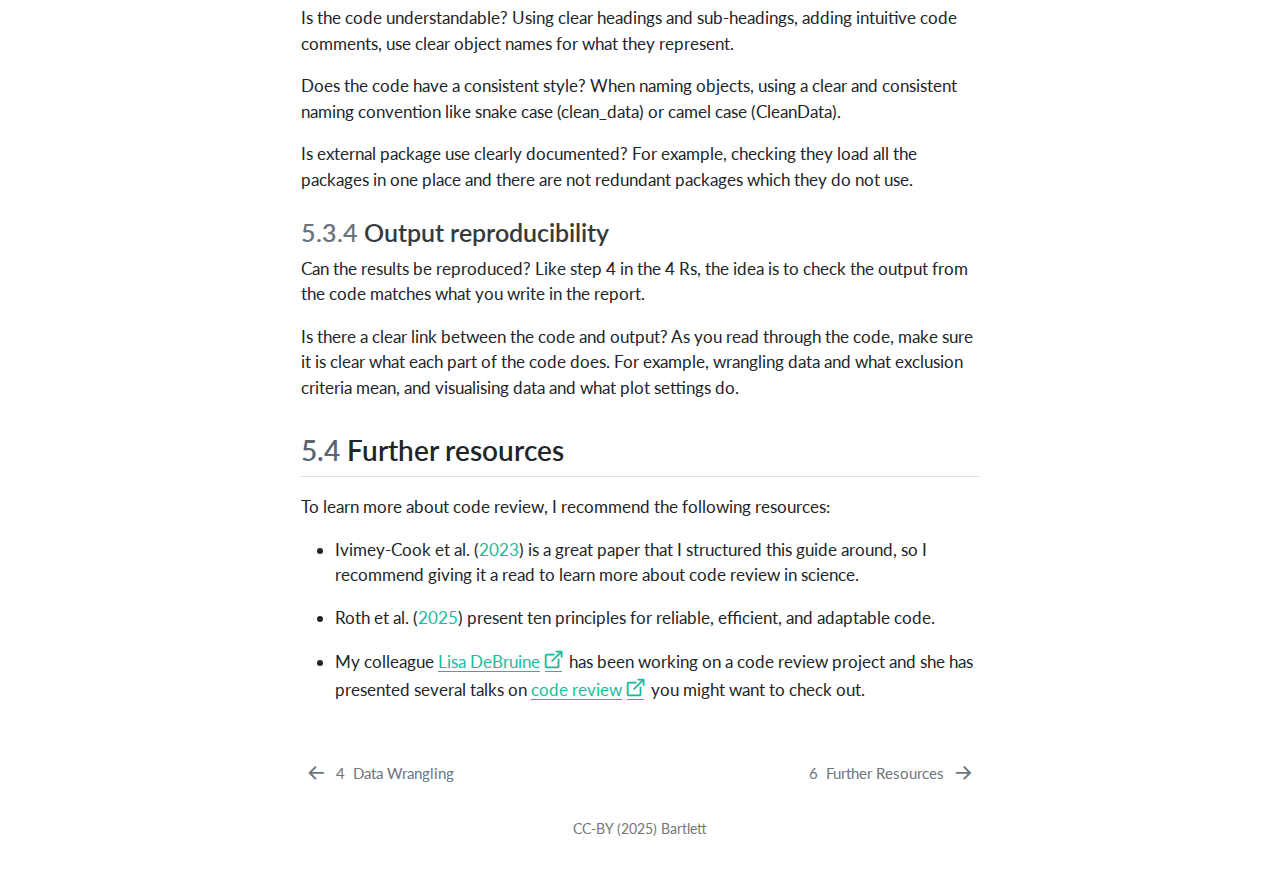
<file: docs/05_Codereview.html>
<!DOCTYPE html>
<html xmlns="http://www.w3.org/1999/xhtml" lang="en" xml:lang="en"><head>

<meta charset="utf-8">
<meta name="generator" content="quarto-1.4.555">

<meta name="viewport" content="width=device-width, initial-scale=1.0, user-scalable=yes">

<meta name="description" content="Learning how to use R/RStudio for reproducible data analysis.">

<title>Introduction to R for Researchers - 5&nbsp; Code Review</title>
<style>
code{white-space: pre-wrap;}
span.smallcaps{font-variant: small-caps;}
div.columns{display: flex; gap: min(4vw, 1.5em);}
div.column{flex: auto; overflow-x: auto;}
div.hanging-indent{margin-left: 1.5em; text-indent: -1.5em;}
ul.task-list{list-style: none;}
ul.task-list li input[type="checkbox"] {
  width: 0.8em;
  margin: 0 0.8em 0.2em -1em; /* quarto-specific, see https://github.com/quarto-dev/quarto-cli/issues/4556 */ 
  vertical-align: middle;
}
/* CSS for citations */
div.csl-bib-body { }
div.csl-entry {
  clear: both;
  margin-bottom: 0em;
}
.hanging-indent div.csl-entry {
  margin-left:2em;
  text-indent:-2em;
}
div.csl-left-margin {
  min-width:2em;
  float:left;
}
div.csl-right-inline {
  margin-left:2em;
  padding-left:1em;
}
div.csl-indent {
  margin-left: 2em;
}</style>


<script src="site_libs/quarto-nav/quarto-nav.js"></script>
<script src="site_libs/clipboard/clipboard.min.js"></script>
<script src="site_libs/quarto-search/autocomplete.umd.js"></script>
<script src="site_libs/quarto-search/fuse.min.js"></script>
<script src="site_libs/quarto-search/quarto-search.js"></script>
<meta name="quarto:offset" content="./">
<link href="./06_Resources.html" rel="next">
<link href="./04_Wrangling.html" rel="prev">
<link href="./images/logos/logo.png" rel="icon" type="image/png">
<script src="site_libs/quarto-html/quarto.js"></script>
<script src="site_libs/quarto-html/popper.min.js"></script>
<script src="site_libs/quarto-html/tippy.umd.min.js"></script>
<script src="site_libs/quarto-html/anchor.min.js"></script>
<link href="site_libs/quarto-html/tippy.css" rel="stylesheet">
<link href="site_libs/quarto-html/quarto-syntax-highlighting.css" rel="stylesheet" class="quarto-color-scheme" id="quarto-text-highlighting-styles">
<link href="site_libs/quarto-html/quarto-syntax-highlighting-dark.css" rel="prefetch" class="quarto-color-scheme quarto-color-alternate" id="quarto-text-highlighting-styles">
<script src="site_libs/bootstrap/bootstrap.min.js"></script>
<link href="site_libs/bootstrap/bootstrap-icons.css" rel="stylesheet">
<link href="site_libs/bootstrap/bootstrap.min.css" rel="stylesheet" class="quarto-color-scheme" id="quarto-bootstrap" data-mode="light">
<link href="site_libs/bootstrap/bootstrap-dark.min.css" rel="prefetch" class="quarto-color-scheme quarto-color-alternate" id="quarto-bootstrap" data-mode="dark">
<script id="quarto-search-options" type="application/json">{
  "location": "sidebar",
  "copy-button": false,
  "collapse-after": 3,
  "panel-placement": "start",
  "type": "textbox",
  "limit": 50,
  "keyboard-shortcut": [
    "f",
    "/",
    "s"
  ],
  "show-item-context": false,
  "language": {
    "search-no-results-text": "No results",
    "search-matching-documents-text": "matching documents",
    "search-copy-link-title": "Copy link to search",
    "search-hide-matches-text": "Hide additional matches",
    "search-more-match-text": "more match in this document",
    "search-more-matches-text": "more matches in this document",
    "search-clear-button-title": "Clear",
    "search-text-placeholder": "",
    "search-detached-cancel-button-title": "Cancel",
    "search-submit-button-title": "Submit",
    "search-label": "Search"
  }
}</script>


<link rel="stylesheet" href="https://use.fontawesome.com/releases/v5.13.0/css/all.css">
<link rel="stylesheet" href="include/booktem.css">
<link rel="stylesheet" href="include/webex.css">
<link rel="stylesheet" href="include/glossary.css">
<link rel="stylesheet" href="include/style.css">
</head>

<body class="nav-sidebar floating">

<div id="quarto-search-results"></div>
  <header id="quarto-header" class="headroom fixed-top">
  <nav class="quarto-secondary-nav">
    <div class="container-fluid d-flex">
      <button type="button" class="quarto-btn-toggle btn" data-bs-toggle="collapse" data-bs-target=".quarto-sidebar-collapse-item" aria-controls="quarto-sidebar" aria-expanded="false" aria-label="Toggle sidebar navigation" onclick="if (window.quartoToggleHeadroom) { window.quartoToggleHeadroom(); }">
        <i class="bi bi-layout-text-sidebar-reverse"></i>
      </button>
        <nav class="quarto-page-breadcrumbs" aria-label="breadcrumb"><ol class="breadcrumb"><li class="breadcrumb-item"><a href="./05_Codereview.html"><span class="chapter-number">5</span>&nbsp; <span class="chapter-title">Code Review</span></a></li></ol></nav>
        <a class="flex-grow-1" role="button" data-bs-toggle="collapse" data-bs-target=".quarto-sidebar-collapse-item" aria-controls="quarto-sidebar" aria-expanded="false" aria-label="Toggle sidebar navigation" onclick="if (window.quartoToggleHeadroom) { window.quartoToggleHeadroom(); }">      
        </a>
      <button type="button" class="btn quarto-search-button" aria-label="" onclick="window.quartoOpenSearch();">
        <i class="bi bi-search"></i>
      </button>
    </div>
  </nav>
</header>
<!-- content -->
<div id="quarto-content" class="quarto-container page-columns page-rows-contents page-layout-article">
<!-- sidebar -->
  <nav id="quarto-sidebar" class="sidebar collapse collapse-horizontal quarto-sidebar-collapse-item sidebar-navigation floating overflow-auto">
    <div class="pt-lg-2 mt-2 text-left sidebar-header">
    <div class="sidebar-title mb-0 py-0">
      <a href="./">Introduction to R for Researchers</a> 
        <div class="sidebar-tools-main">
  <a href="" class="quarto-color-scheme-toggle quarto-navigation-tool  px-1" onclick="window.quartoToggleColorScheme(); return false;" title="Toggle dark mode"><i class="bi"></i></a>
</div>
    </div>
      </div>
        <div class="mt-2 flex-shrink-0 align-items-center">
        <div class="sidebar-search">
        <div id="quarto-search" class="" title="Search"></div>
        </div>
        </div>
    <div class="sidebar-menu-container"> 
    <ul class="list-unstyled mt-1">
        <li class="sidebar-item">
  <div class="sidebar-item-container"> 
  <a href="./index.html" class="sidebar-item-text sidebar-link">
 <span class="menu-text">Workshop Overview</span></a>
  </div>
</li>
        <li class="sidebar-item">
  <div class="sidebar-item-container"> 
  <a href="./01_Intro_R.html" class="sidebar-item-text sidebar-link">
 <span class="menu-text"><span class="chapter-number">1</span>&nbsp; <span class="chapter-title">Introduction to R/RStudio</span></span></a>
  </div>
</li>
        <li class="sidebar-item">
  <div class="sidebar-item-container"> 
  <a href="./02_Repro_Docs.html" class="sidebar-item-text sidebar-link">
 <span class="menu-text"><span class="chapter-number">2</span>&nbsp; <span class="chapter-title">Writing Reproducible Documents</span></span></a>
  </div>
</li>
        <li class="sidebar-item">
  <div class="sidebar-item-container"> 
  <a href="./03_Visualisation.html" class="sidebar-item-text sidebar-link">
 <span class="menu-text"><span class="chapter-number">3</span>&nbsp; <span class="chapter-title">Data Visualisation</span></span></a>
  </div>
</li>
        <li class="sidebar-item">
  <div class="sidebar-item-container"> 
  <a href="./04_Wrangling.html" class="sidebar-item-text sidebar-link">
 <span class="menu-text"><span class="chapter-number">4</span>&nbsp; <span class="chapter-title">Data Wrangling</span></span></a>
  </div>
</li>
        <li class="sidebar-item">
  <div class="sidebar-item-container"> 
  <a href="./05_Codereview.html" class="sidebar-item-text sidebar-link active">
 <span class="menu-text"><span class="chapter-number">5</span>&nbsp; <span class="chapter-title">Code Review</span></span></a>
  </div>
</li>
        <li class="sidebar-item">
  <div class="sidebar-item-container"> 
  <a href="./06_Resources.html" class="sidebar-item-text sidebar-link">
 <span class="menu-text"><span class="chapter-number">6</span>&nbsp; <span class="chapter-title">Further Resources</span></span></a>
  </div>
</li>
        <li class="sidebar-item">
  <div class="sidebar-item-container"> 
  <a href="./references.html" class="sidebar-item-text sidebar-link">
 <span class="menu-text">References</span></a>
  </div>
</li>
    </ul>
    </div>
</nav>
<div id="quarto-sidebar-glass" class="quarto-sidebar-collapse-item" data-bs-toggle="collapse" data-bs-target=".quarto-sidebar-collapse-item"></div>
<!-- margin-sidebar -->
    <div id="quarto-margin-sidebar" class="sidebar margin-sidebar">
        <nav id="TOC" role="doc-toc" class="toc-active">
    <h2 id="toc-title">Table of contents</h2>
   
  <ul>
  <li><a href="#target-dataset" id="toc-target-dataset" class="nav-link active" data-scroll-target="#target-dataset"><span class="header-section-number">5.1</span> Target dataset</a></li>
  <li><a href="#the-4-rs" id="toc-the-4-rs" class="nav-link" data-scroll-target="#the-4-rs"><span class="header-section-number">5.2</span> The 4 Rs</a>
  <ul class="collapse">
  <li><a href="#is-the-code-as-reported" id="toc-is-the-code-as-reported" class="nav-link" data-scroll-target="#is-the-code-as-reported"><span class="header-section-number">5.2.1</span> Is the code as reported?</a></li>
  <li><a href="#does-the-code-run" id="toc-does-the-code-run" class="nav-link" data-scroll-target="#does-the-code-run"><span class="header-section-number">5.2.2</span> Does the code run?</a></li>
  <li><a href="#is-the-code-reliable" id="toc-is-the-code-reliable" class="nav-link" data-scroll-target="#is-the-code-reliable"><span class="header-section-number">5.2.3</span> Is the code reliable</a></li>
  <li><a href="#are-the-results-reproducible" id="toc-are-the-results-reproducible" class="nav-link" data-scroll-target="#are-the-results-reproducible"><span class="header-section-number">5.2.4</span> Are the results reproducible?</a></li>
  </ul></li>
  <li><a href="#code-review-across-the-workflow" id="toc-code-review-across-the-workflow" class="nav-link" data-scroll-target="#code-review-across-the-workflow"><span class="header-section-number">5.3</span> Code review across the workflow</a>
  <ul class="collapse">
  <li><a href="#project-organisation" id="toc-project-organisation" class="nav-link" data-scroll-target="#project-organisation"><span class="header-section-number">5.3.1</span> Project organisation</a></li>
  <li><a href="#project-and-input-metadata" id="toc-project-and-input-metadata" class="nav-link" data-scroll-target="#project-and-input-metadata"><span class="header-section-number">5.3.2</span> Project and input metadata</a></li>
  <li><a href="#code-readability" id="toc-code-readability" class="nav-link" data-scroll-target="#code-readability"><span class="header-section-number">5.3.3</span> Code readability</a></li>
  <li><a href="#output-reproducibility" id="toc-output-reproducibility" class="nav-link" data-scroll-target="#output-reproducibility"><span class="header-section-number">5.3.4</span> Output reproducibility</a></li>
  </ul></li>
  <li><a href="#further-resources" id="toc-further-resources" class="nav-link" data-scroll-target="#further-resources"><span class="header-section-number">5.4</span> Further resources</a></li>
  </ul>
</nav>
    </div>
<!-- main -->
<main class="content" id="quarto-document-content">

<header id="title-block-header" class="quarto-title-block default">
<div class="quarto-title">
<h1 class="title"><span class="chapter-number">5</span>&nbsp; <span class="chapter-title">Code Review</span></h1>
</div>



<div class="quarto-title-meta">

    
  
    
  </div>
  


</header>


<p>For the final section, I will introduction people to the concept of code review and establishing it as a practice early. Code review is extremely common in software engineering but rare in academia despite the rise in programming-based statistics software like R/RStudio.</p>
<p>The aim of code review is to provide a formal or informal evaluation of someone else’s code to make sure it works and it is producing the intended output. I am organising the advice around <span class="citation" data-cites="ivimey-cook_implementing_2023">Ivimey-Cook et al. (<a href="references.html#ref-ivimey-cook_implementing_2023" role="doc-biblioref">2023</a>)</span> who wrote about code review in science and provide a check-list for you to refer to. It is not about code being perfect, but trying to identify points of weakness that could introduce errors into the scientific record.</p>
<p>For the purposes of this task at the end of the day, I have prepared a little task to bring together the wrangling and visualisation skills you have learnt so far. You will complete the task on your own at first before you send the .Qmd file to your partner for a code review. You will then complete a little checklist to discuss with your partner but keep in mind: this was likely new to most of you, so be kind and constructive!</p>
<section id="target-dataset" class="level2" data-number="5.1">
<h2 data-number="5.1" class="anchored" data-anchor-id="target-dataset"><span class="header-section-number">5.1</span> Target dataset</h2>
<p>For the new task to support the code review activity, we have a new dataset from <span class="citation" data-cites="farias_atheists_2019">Farias et al. (<a href="references.html#ref-farias_atheists_2019" role="doc-biblioref">2019</a>)</span>. They recruited a field sample of 360 participants who hiked the Santiago Way, a popular pilgrimage route. Despite its popularity, little research had explored what motivates people to make the journey. In addition, there was little research exploring atheists motivations for hiking a popular religious pilgrimage route. Therefore, Farias et al.&nbsp;wanted to compare types of motivation to go on a pilgrimage in Atheists and Christians.</p>
<p>In the files, you will find data from 360 participants, some who identified as Christian and some who identified as Atheists. All the participants then completed a motivation to go on a pilgrimage questionnaire which had six subscales. They measured motivations on a 1 to 6 scale, with higher scores meaning higher importance. For this task, I already created subscale scores by taking the mean of the items. The subscales in the questionnaire are:</p>
<ol type="1">
<li><p>Closeness to nature (<code>Nature_close</code>)</p></li>
<li><p>Sensation seeking (<code>Sen_seek</code>)</p></li>
<li><p>Community (<code>Community</code>)</p></li>
<li><p>Religious growth (<code>Rel_growth</code>)</p></li>
<li><p>Spiritual growth (<code>Spirit_growth</code>)</p></li>
<li><p>Search for life direction (<code>Seek_life</code>)</p></li>
</ol>
<p>The data from Farias et al.&nbsp;is split into two data files. In <code>Farias_demo.csv</code>, we have the participant ID (<code>Participant</code>), their age in year (<code>Age</code>), and their religious group (<code>Religion</code>: 0 = Atheists, 1 = Christians).</p>
<p>In <code>Farias_scales.csv</code>, we then have the participant ID (<code>Participant</code>), all six motivation subscales (<code>motivation_subscale</code>), and the mean subscale score for each motivation (<code>mean_score</code>).</p>
</section>
<section id="the-4-rs" class="level2" data-number="5.2">
<h2 data-number="5.2" class="anchored" data-anchor-id="the-4-rs"><span class="header-section-number">5.2</span> The 4 Rs</h2>
<p>Ivimey-Cook et al.&nbsp;present the 4 Rs behind code review. You might not be able to complete every step for this relatively short task, but it will be important for your future work.</p>
<section id="is-the-code-as-reported" class="level3" data-number="5.2.1">
<h3 data-number="5.2.1" class="anchored" data-anchor-id="is-the-code-as-reported"><span class="header-section-number">5.2.1</span> Is the code as reported?</h3>
<p>The methods and code must match. This means what someone describes in say the method and results section is actually what they apply. For example, if they reported a Pearson correlation but the code is actually for a Spearman correlation, this would be a mismatch between the methods and code. You were all following the same instructions, so you should be able to recognise if your partner applied the instructions accurately, but this will be more useful when it comes to your own papers and projects.</p>
</section>
<section id="does-the-code-run" class="level3" data-number="5.2.2">
<h3 data-number="5.2.2" class="anchored" data-anchor-id="does-the-code-run"><span class="header-section-number">5.2.2</span> Does the code run?</h3>
<p>If you press run/render, does the code run? This is the simplest check as you do not need to know the intention of the code, just whether it runs or not.</p>
<p>This step is achievable for everyone who completes code review. If the folder and file organisation is correct, you should be able to click run all or render, and the code should run in a new session.</p>
<p>If it does not run, consider the following:</p>
<ul>
<li><p>Are the folders and files where they should be?</p></li>
<li><p>Do you have the necessary packages installed?</p></li>
<li><p>Are there typos in their code?</p></li>
<li><p>Is the code in the wrong order, so it does not run from the start to the finish?</p></li>
</ul>
</section>
<section id="is-the-code-reliable" class="level3" data-number="5.2.3">
<h3 data-number="5.2.3" class="anchored" data-anchor-id="is-the-code-reliable"><span class="header-section-number">5.2.3</span> Is the code reliable</h3>
<p>Similar to step 1, the idea here is whether the code runs and completes as intended. The worst kind of errors are when code “runs”, but it does not produce the intended output. For example, you select the wrong column, introduce NAs, or use the wrong function. You are all following the same instructions here but it will be more applicable once it comes to working through the whole wrangling to analysis process in your own research.</p>
</section>
<section id="are-the-results-reproducible" class="level3" data-number="5.2.4">
<h3 data-number="5.2.4" class="anchored" data-anchor-id="are-the-results-reproducible"><span class="header-section-number">5.2.4</span> Are the results reproducible?</h3>
<p>The final step is checking whether the results are reproducible. The idea is to check the output from the code matches what you write in a manuscript. For example, if your code produces a Pearson’s correlation with <em>r</em> = .35, but your manuscript reports <em>r</em> = .53, this would not be reproducible. This will not be possible for today’s tasks as we’re not reporting analyses, but the opportunity to include inline code to insert values from your analyses is one of the best features of R for reproducibility.</p>
</section>
</section>
<section id="code-review-across-the-workflow" class="level2" data-number="5.3">
<h2 data-number="5.3" class="anchored" data-anchor-id="code-review-across-the-workflow"><span class="header-section-number">5.3</span> Code review across the workflow</h2>
<p>Ivimey-Cook et al.&nbsp;also include suggestions for where in the project workflow code review can be useful.</p>
<section id="project-organisation" class="level3" data-number="5.3.1">
<h3 data-number="5.3.1" class="anchored" data-anchor-id="project-organisation"><span class="header-section-number">5.3.1</span> Project organisation</h3>
<p>Is the folder structure logical? Do you/they use clear folder and sub-folder structure?</p>
<p>Are the raw data, code, and outputs separated? Do you/they store each component separately?</p>
<p>Do the file and folder names complement the workflow? Are the names of the files and folder clear enough that you can understand what everything does days, weeks, or months down the line?</p>
</section>
<section id="project-and-input-metadata" class="level3" data-number="5.3.2">
<h3 data-number="5.3.2" class="anchored" data-anchor-id="project-and-input-metadata"><span class="header-section-number">5.3.2</span> Project and input metadata</h3>
<p>Can someone understand the workflow and content of the data? If there are multiple scripts or files, is it clear which one you should open first to complete the coding steps in the correct order?</p>
<p>Is a README provided to explains data contents and curation? This is not something we expect on this course, but a README is a separate file which explains what all the other files and folder do.</p>
</section>
<section id="code-readability" class="level3" data-number="5.3.3">
<h3 data-number="5.3.3" class="anchored" data-anchor-id="code-readability"><span class="header-section-number">5.3.3</span> Code readability</h3>
<p>Is the code understandable? Using clear headings and sub-headings, adding intuitive code comments, use clear object names for what they represent.</p>
<p>Does the code have a consistent style? When naming objects, using a clear and consistent naming convention like snake case (clean_data) or camel case (CleanData).</p>
<p>Is external package use clearly documented? For example, checking they load all the packages in one place and there are not redundant packages which they do not use.</p>
</section>
<section id="output-reproducibility" class="level3" data-number="5.3.4">
<h3 data-number="5.3.4" class="anchored" data-anchor-id="output-reproducibility"><span class="header-section-number">5.3.4</span> Output reproducibility</h3>
<p>Can the results be reproduced? Like step 4 in the 4 Rs, the idea is to check the output from the code matches what you write in the report.</p>
<p>Is there a clear link between the code and output? As you read through the code, make sure it is clear what each part of the code does. For example, wrangling data and what exclusion criteria mean, and visualising data and what plot settings do.</p>
</section>
</section>
<section id="further-resources" class="level2" data-number="5.4">
<h2 data-number="5.4" class="anchored" data-anchor-id="further-resources"><span class="header-section-number">5.4</span> Further resources</h2>
<p>To learn more about code review, I recommend the following resources:</p>
<ul>
<li><p><span class="citation" data-cites="ivimey-cook_implementing_2023">Ivimey-Cook et al. (<a href="references.html#ref-ivimey-cook_implementing_2023" role="doc-biblioref">2023</a>)</span> is a great paper that I structured this guide around, so I recommend giving it a read to learn more about code review in science.</p></li>
<li><p><span class="citation" data-cites="roth_ten_2025">Roth et al. (<a href="references.html#ref-roth_ten_2025" role="doc-biblioref">2025</a>)</span> present ten principles for reliable, efficient, and adaptable code.</p></li>
<li><p>My colleague <a href="https://debruine.github.io/" target="_blank">Lisa DeBruine</a> has been working on a code review project and she has presented several talks on <a href="https://debruine.github.io/talks/code-review/#/title-slide" target="_blank">code review</a> you might want to check out.</p></li>
</ul>


<div id="refs" class="references csl-bib-body hanging-indent" data-entry-spacing="0" data-line-spacing="2" role="list" style="display: none">
<div id="ref-farias_atheists_2019" class="csl-entry" role="listitem">
Farias, M., Coleman, T. J., Bartlett, J. E., Oviedo, L., Soares, P., Santos, T., &amp; Bas, M. del C. (2019). Atheists on the <span>Santiago</span> <span>Way</span>: <span>Examining</span> <span>Motivations</span> to <span>Go</span> <span>On</span> <span>Pilgrimage</span>. <em>Sociology of Religion</em>, <em>80</em>(1), 28–44. <a href="https://doi.org/10.1093/socrel/sry019">https://doi.org/10.1093/socrel/sry019</a>
</div>
<div id="ref-ivimey-cook_implementing_2023" class="csl-entry" role="listitem">
Ivimey-Cook, E. R., Pick, J. L., Bairos-Novak, K. R., Culina, A., Gould, E., Grainger, M., Marshall, B. M., Moreau, D., Paquet, M., Royauté, R., Sánchez-Tójar, A., Silva, I., &amp; Windecker, S. M. (2023). Implementing code review in the scientific workflow: <span>Insights</span> from ecology and evolutionary biology. <em>Journal of Evolutionary Biology</em>, <em>36</em>(10), 1347–1356. <a href="https://doi.org/10.1111/jeb.14230">https://doi.org/10.1111/jeb.14230</a>
</div>
<div id="ref-roth_ten_2025" class="csl-entry" role="listitem">
Roth, J., Duan, Y., Mahner, F. P., Kaniuth, P., Wallis, T. S. A., &amp; Hebart, M. N. (2025). Ten principles for reliable, efficient, and adaptable coding in psychology and cognitive neuroscience. <em>Communications Psychology</em>, <em>3</em>(1), 1–15. <a href="https://doi.org/10.1038/s44271-025-00236-3">https://doi.org/10.1038/s44271-025-00236-3</a>
</div>
</div>
</section>

</main> <!-- /main -->
<script>

/* update total correct if #webex-total_correct exists */
update_total_correct = function() {
  console.log("webex: update total_correct");

  var t = document.getElementsByClassName("webex-total_correct");
  for (var i = 0; i < t.length; i++) {
    p = t[i].parentElement;
    var correct = p.getElementsByClassName("webex-correct").length;
    var solvemes = p.getElementsByClassName("webex-solveme").length;
    var radiogroups = p.getElementsByClassName("webex-radiogroup").length;
    var selects = p.getElementsByClassName("webex-select").length;

    t[i].innerHTML = correct + " of " + (solvemes + radiogroups + selects) + " correct";
  }
}

/* webex-solution button toggling function */
b_func = function() {
  console.log("webex: toggle hide");

  var cl = this.parentElement.classList;
  if (cl.contains('open')) {
    cl.remove("open");
  } else {
    cl.add("open");
  }
}

/* check answers */
check_func = function() {
  console.log("webex: check answers");

  var cl = this.parentElement.classList;
  if (cl.contains('unchecked')) {
    cl.remove("unchecked");
    this.innerHTML = "Hide Answers";
  } else {
    cl.add("unchecked");
    this.innerHTML = "Show Answers";
  }
}

/* function for checking solveme answers */
solveme_func = function(e) {
  console.log("webex: check solveme");

  var real_answers = JSON.parse(this.dataset.answer);
  var my_answer = this.value;
  var cl = this.classList;
  if (cl.contains("ignorecase")) {
    my_answer = my_answer.toLowerCase();
  }
  if (cl.contains("nospaces")) {
    my_answer = my_answer.replace(/ /g, "")
  }

  if (my_answer == "") {
    cl.remove("webex-correct");
    cl.remove("webex-incorrect");
  } else if (real_answers.includes(my_answer)) {
    cl.add("webex-correct");
    cl.remove("webex-incorrect");
  } else {
    cl.add("webex-incorrect");
    cl.remove("webex-correct");
  }

  // match numeric answers within a specified tolerance
  if(this.dataset.tol > 0){
    var tol = JSON.parse(this.dataset.tol);
    var matches = real_answers.map(x => Math.abs(x - my_answer) < tol)
    if (matches.reduce((a, b) => a + b, 0) > 0) {
      cl.add("webex-correct");
    } else {
      cl.remove("webex-correct");
    }
  }

  // added regex bit
  if (cl.contains("regex")){
    answer_regex = RegExp(real_answers.join("|"))
    if (answer_regex.test(my_answer)) {
      cl.add("webex-correct");
    }
  }

  update_total_correct();
}

/* function for checking select answers */
select_func = function(e) {
  console.log("webex: check select");

  var cl = this.classList

  /* add style */
  cl.remove("webex-incorrect");
  cl.remove("webex-correct");
  if (this.value == "answer") {
    cl.add("webex-correct");
  } else if (this.value != "blank") {
    cl.add("webex-incorrect");
  }

  update_total_correct();
}

/* function for checking radiogroups answers */
radiogroups_func = function(e) {
  console.log("webex: check radiogroups");

  var checked_button = document.querySelector('input[name=' + this.id + ']:checked');
  var cl = checked_button.parentElement.classList;
  var labels = checked_button.parentElement.parentElement.children;

  /* get rid of styles */
  for (i = 0; i < labels.length; i++) {
    labels[i].classList.remove("webex-incorrect");
    labels[i].classList.remove("webex-correct");
  }

  /* add style */
  if (checked_button.value == "answer") {
    cl.add("webex-correct");
  } else {
    cl.add("webex-incorrect");
  }

  update_total_correct();
}

window.onload = function() {
  console.log("webex onload");
  /* set up solution buttons */
  var buttons = document.getElementsByTagName("button");

  for (var i = 0; i < buttons.length; i++) {
    if (buttons[i].parentElement.classList.contains('webex-solution')) {
      buttons[i].onclick = b_func;
    }
  }

  var check_sections = document.getElementsByClassName("webex-check");
  console.log("check:", check_sections.length);
  for (var i = 0; i < check_sections.length; i++) {
    check_sections[i].classList.add("unchecked");

    let btn = document.createElement("button");
    btn.innerHTML = "Show Answers";
    btn.classList.add("webex-check-button");
    btn.onclick = check_func;
    check_sections[i].appendChild(btn);

    let spn = document.createElement("span");
    spn.classList.add("webex-total_correct");
    check_sections[i].appendChild(spn);
  }

  /* set up webex-solveme inputs */
  var solveme = document.getElementsByClassName("webex-solveme");

  for (var i = 0; i < solveme.length; i++) {
    /* make sure input boxes don't auto-anything */
    solveme[i].setAttribute("autocomplete","off");
    solveme[i].setAttribute("autocorrect", "off");
    solveme[i].setAttribute("autocapitalize", "off");
    solveme[i].setAttribute("spellcheck", "false");
    solveme[i].value = "";

    /* adjust answer for ignorecase or nospaces */
    var cl = solveme[i].classList;
    var real_answer = solveme[i].dataset.answer;
    if (cl.contains("ignorecase")) {
      real_answer = real_answer.toLowerCase();
    }
    if (cl.contains("nospaces")) {
      real_answer = real_answer.replace(/ /g, "");
    }
    solveme[i].dataset.answer = real_answer;

    /* attach checking function */
    solveme[i].onkeyup = solveme_func;
    solveme[i].onchange = solveme_func;

    solveme[i].insertAdjacentHTML("afterend", " <span class='webex-icon'></span>")
  }

  /* set up radiogroups */
  var radiogroups = document.getElementsByClassName("webex-radiogroup");
  for (var i = 0; i < radiogroups.length; i++) {
    radiogroups[i].onchange = radiogroups_func;
  }

  /* set up selects */
  var selects = document.getElementsByClassName("webex-select");
  for (var i = 0; i < selects.length; i++) {
    selects[i].onchange = select_func;
    selects[i].insertAdjacentHTML("afterend", " <span class='webex-icon'></span>")
  }

  update_total_correct();
}

</script>
<script>
// open rdrr links externally ----

var exlinks = document.querySelectorAll("a[href^='https://rdrr.io']");
var exlink_func = function(){
  window.open(this.href);
  return false;
};
for (var i = 0; i < exlinks.length; i++) {
    exlinks[i].addEventListener('click', exlink_func, false);
}

// visible second sidebar in mobile ----

function move_sidebar() {
  var toc = document.getElementById("TOC");
  var small_sidebar = document.querySelector("#quarto-sidebar .sidebar-menu-container");
  var right_sidebar = document.getElementById("quarto-margin-sidebar");

  if (window.innerWidth < 768) {
    small_sidebar.append(toc);
  } else {
    right_sidebar.append(toc);
  }
}
move_sidebar();
window.onresize = move_sidebar;
</script>
<script id="quarto-html-after-body" type="application/javascript">
window.document.addEventListener("DOMContentLoaded", function (event) {
  const toggleBodyColorMode = (bsSheetEl) => {
    const mode = bsSheetEl.getAttribute("data-mode");
    const bodyEl = window.document.querySelector("body");
    if (mode === "dark") {
      bodyEl.classList.add("quarto-dark");
      bodyEl.classList.remove("quarto-light");
    } else {
      bodyEl.classList.add("quarto-light");
      bodyEl.classList.remove("quarto-dark");
    }
  }
  const toggleBodyColorPrimary = () => {
    const bsSheetEl = window.document.querySelector("link#quarto-bootstrap");
    if (bsSheetEl) {
      toggleBodyColorMode(bsSheetEl);
    }
  }
  toggleBodyColorPrimary();  
  const disableStylesheet = (stylesheets) => {
    for (let i=0; i < stylesheets.length; i++) {
      const stylesheet = stylesheets[i];
      stylesheet.rel = 'prefetch';
    }
  }
  const enableStylesheet = (stylesheets) => {
    for (let i=0; i < stylesheets.length; i++) {
      const stylesheet = stylesheets[i];
      stylesheet.rel = 'stylesheet';
    }
  }
  const manageTransitions = (selector, allowTransitions) => {
    const els = window.document.querySelectorAll(selector);
    for (let i=0; i < els.length; i++) {
      const el = els[i];
      if (allowTransitions) {
        el.classList.remove('notransition');
      } else {
        el.classList.add('notransition');
      }
    }
  }
  const toggleGiscusIfUsed = (isAlternate, darkModeDefault) => {
    const baseTheme = document.querySelector('#giscus-base-theme')?.value ?? 'light';
    const alternateTheme = document.querySelector('#giscus-alt-theme')?.value ?? 'dark';
    let newTheme = '';
    if(darkModeDefault) {
      newTheme = isAlternate ? baseTheme : alternateTheme;
    } else {
      newTheme = isAlternate ? alternateTheme : baseTheme;
    }
    const changeGiscusTheme = () => {
      // From: https://github.com/giscus/giscus/issues/336
      const sendMessage = (message) => {
        const iframe = document.querySelector('iframe.giscus-frame');
        if (!iframe) return;
        iframe.contentWindow.postMessage({ giscus: message }, 'https://giscus.app');
      }
      sendMessage({
        setConfig: {
          theme: newTheme
        }
      });
    }
    const isGiscussLoaded = window.document.querySelector('iframe.giscus-frame') !== null;
    if (isGiscussLoaded) {
      changeGiscusTheme();
    }
  }
  const toggleColorMode = (alternate) => {
    // Switch the stylesheets
    const alternateStylesheets = window.document.querySelectorAll('link.quarto-color-scheme.quarto-color-alternate');
    manageTransitions('#quarto-margin-sidebar .nav-link', false);
    if (alternate) {
      enableStylesheet(alternateStylesheets);
      for (const sheetNode of alternateStylesheets) {
        if (sheetNode.id === "quarto-bootstrap") {
          toggleBodyColorMode(sheetNode);
        }
      }
    } else {
      disableStylesheet(alternateStylesheets);
      toggleBodyColorPrimary();
    }
    manageTransitions('#quarto-margin-sidebar .nav-link', true);
    // Switch the toggles
    const toggles = window.document.querySelectorAll('.quarto-color-scheme-toggle');
    for (let i=0; i < toggles.length; i++) {
      const toggle = toggles[i];
      if (toggle) {
        if (alternate) {
          toggle.classList.add("alternate");     
        } else {
          toggle.classList.remove("alternate");
        }
      }
    }
    // Hack to workaround the fact that safari doesn't
    // properly recolor the scrollbar when toggling (#1455)
    if (navigator.userAgent.indexOf('Safari') > 0 && navigator.userAgent.indexOf('Chrome') == -1) {
      manageTransitions("body", false);
      window.scrollTo(0, 1);
      setTimeout(() => {
        window.scrollTo(0, 0);
        manageTransitions("body", true);
      }, 40);  
    }
  }
  const isFileUrl = () => { 
    return window.location.protocol === 'file:';
  }
  const hasAlternateSentinel = () => {  
    let styleSentinel = getColorSchemeSentinel();
    if (styleSentinel !== null) {
      return styleSentinel === "alternate";
    } else {
      return false;
    }
  }
  const setStyleSentinel = (alternate) => {
    const value = alternate ? "alternate" : "default";
    if (!isFileUrl()) {
      window.localStorage.setItem("quarto-color-scheme", value);
    } else {
      localAlternateSentinel = value;
    }
  }
  const getColorSchemeSentinel = () => {
    if (!isFileUrl()) {
      const storageValue = window.localStorage.getItem("quarto-color-scheme");
      return storageValue != null ? storageValue : localAlternateSentinel;
    } else {
      return localAlternateSentinel;
    }
  }
  const darkModeDefault = false;
  let localAlternateSentinel = darkModeDefault ? 'alternate' : 'default';
  // Dark / light mode switch
  window.quartoToggleColorScheme = () => {
    // Read the current dark / light value 
    let toAlternate = !hasAlternateSentinel();
    toggleColorMode(toAlternate);
    setStyleSentinel(toAlternate);
    toggleGiscusIfUsed(toAlternate, darkModeDefault);
  };
  // Ensure there is a toggle, if there isn't float one in the top right
  if (window.document.querySelector('.quarto-color-scheme-toggle') === null) {
    const a = window.document.createElement('a');
    a.classList.add('top-right');
    a.classList.add('quarto-color-scheme-toggle');
    a.href = "";
    a.onclick = function() { try { window.quartoToggleColorScheme(); } catch {} return false; };
    const i = window.document.createElement("i");
    i.classList.add('bi');
    a.appendChild(i);
    window.document.body.appendChild(a);
  }
  // Switch to dark mode if need be
  if (hasAlternateSentinel()) {
    toggleColorMode(true);
  } else {
    toggleColorMode(false);
  }
  const icon = "";
  const anchorJS = new window.AnchorJS();
  anchorJS.options = {
    placement: 'right',
    icon: icon
  };
  anchorJS.add('.anchored');
  const isCodeAnnotation = (el) => {
    for (const clz of el.classList) {
      if (clz.startsWith('code-annotation-')) {                     
        return true;
      }
    }
    return false;
  }
  const clipboard = new window.ClipboardJS('.code-copy-button', {
    text: function(trigger) {
      const codeEl = trigger.previousElementSibling.cloneNode(true);
      for (const childEl of codeEl.children) {
        if (isCodeAnnotation(childEl)) {
          childEl.remove();
        }
      }
      return codeEl.innerText;
    }
  });
  clipboard.on('success', function(e) {
    // button target
    const button = e.trigger;
    // don't keep focus
    button.blur();
    // flash "checked"
    button.classList.add('code-copy-button-checked');
    var currentTitle = button.getAttribute("title");
    button.setAttribute("title", "Copied!");
    let tooltip;
    if (window.bootstrap) {
      button.setAttribute("data-bs-toggle", "tooltip");
      button.setAttribute("data-bs-placement", "left");
      button.setAttribute("data-bs-title", "Copied!");
      tooltip = new bootstrap.Tooltip(button, 
        { trigger: "manual", 
          customClass: "code-copy-button-tooltip",
          offset: [0, -8]});
      tooltip.show();    
    }
    setTimeout(function() {
      if (tooltip) {
        tooltip.hide();
        button.removeAttribute("data-bs-title");
        button.removeAttribute("data-bs-toggle");
        button.removeAttribute("data-bs-placement");
      }
      button.setAttribute("title", currentTitle);
      button.classList.remove('code-copy-button-checked');
    }, 1000);
    // clear code selection
    e.clearSelection();
  });
    var localhostRegex = new RegExp(/^(?:http|https):\/\/localhost\:?[0-9]*\//);
    var mailtoRegex = new RegExp(/^mailto:/);
      var filterRegex = new RegExp('/' + window.location.host + '/');
    var isInternal = (href) => {
        return filterRegex.test(href) || localhostRegex.test(href) || mailtoRegex.test(href);
    }
    // Inspect non-navigation links and adorn them if external
 	var links = window.document.querySelectorAll('a[href]:not(.nav-link):not(.navbar-brand):not(.toc-action):not(.sidebar-link):not(.sidebar-item-toggle):not(.pagination-link):not(.no-external):not([aria-hidden]):not(.dropdown-item):not(.quarto-navigation-tool)');
    for (var i=0; i<links.length; i++) {
      const link = links[i];
      if (!isInternal(link.href)) {
        // undo the damage that might have been done by quarto-nav.js in the case of
        // links that we want to consider external
        if (link.dataset.originalHref !== undefined) {
          link.href = link.dataset.originalHref;
        }
      }
    }
  function tippyHover(el, contentFn, onTriggerFn, onUntriggerFn) {
    const config = {
      allowHTML: true,
      maxWidth: 500,
      delay: 100,
      arrow: false,
      appendTo: function(el) {
          return el.parentElement;
      },
      interactive: true,
      interactiveBorder: 10,
      theme: 'quarto',
      placement: 'bottom-start',
    };
    if (contentFn) {
      config.content = contentFn;
    }
    if (onTriggerFn) {
      config.onTrigger = onTriggerFn;
    }
    if (onUntriggerFn) {
      config.onUntrigger = onUntriggerFn;
    }
    window.tippy(el, config); 
  }
  const noterefs = window.document.querySelectorAll('a[role="doc-noteref"]');
  for (var i=0; i<noterefs.length; i++) {
    const ref = noterefs[i];
    tippyHover(ref, function() {
      // use id or data attribute instead here
      let href = ref.getAttribute('data-footnote-href') || ref.getAttribute('href');
      try { href = new URL(href).hash; } catch {}
      const id = href.replace(/^#\/?/, "");
      const note = window.document.getElementById(id);
      if (note) {
        return note.innerHTML;
      } else {
        return "";
      }
    });
  }
  const xrefs = window.document.querySelectorAll('a.quarto-xref');
  const processXRef = (id, note) => {
    // Strip column container classes
    const stripColumnClz = (el) => {
      el.classList.remove("page-full", "page-columns");
      if (el.children) {
        for (const child of el.children) {
          stripColumnClz(child);
        }
      }
    }
    stripColumnClz(note)
    if (id === null || id.startsWith('sec-')) {
      // Special case sections, only their first couple elements
      const container = document.createElement("div");
      if (note.children && note.children.length > 2) {
        container.appendChild(note.children[0].cloneNode(true));
        for (let i = 1; i < note.children.length; i++) {
          const child = note.children[i];
          if (child.tagName === "P" && child.innerText === "") {
            continue;
          } else {
            container.appendChild(child.cloneNode(true));
            break;
          }
        }
        if (window.Quarto?.typesetMath) {
          window.Quarto.typesetMath(container);
        }
        return container.innerHTML
      } else {
        if (window.Quarto?.typesetMath) {
          window.Quarto.typesetMath(note);
        }
        return note.innerHTML;
      }
    } else {
      // Remove any anchor links if they are present
      const anchorLink = note.querySelector('a.anchorjs-link');
      if (anchorLink) {
        anchorLink.remove();
      }
      if (window.Quarto?.typesetMath) {
        window.Quarto.typesetMath(note);
      }
      // TODO in 1.5, we should make sure this works without a callout special case
      if (note.classList.contains("callout")) {
        return note.outerHTML;
      } else {
        return note.innerHTML;
      }
    }
  }
  for (var i=0; i<xrefs.length; i++) {
    const xref = xrefs[i];
    tippyHover(xref, undefined, function(instance) {
      instance.disable();
      let url = xref.getAttribute('href');
      let hash = undefined; 
      if (url.startsWith('#')) {
        hash = url;
      } else {
        try { hash = new URL(url).hash; } catch {}
      }
      if (hash) {
        const id = hash.replace(/^#\/?/, "");
        const note = window.document.getElementById(id);
        if (note !== null) {
          try {
            const html = processXRef(id, note.cloneNode(true));
            instance.setContent(html);
          } finally {
            instance.enable();
            instance.show();
          }
        } else {
          // See if we can fetch this
          fetch(url.split('#')[0])
          .then(res => res.text())
          .then(html => {
            const parser = new DOMParser();
            const htmlDoc = parser.parseFromString(html, "text/html");
            const note = htmlDoc.getElementById(id);
            if (note !== null) {
              const html = processXRef(id, note);
              instance.setContent(html);
            } 
          }).finally(() => {
            instance.enable();
            instance.show();
          });
        }
      } else {
        // See if we can fetch a full url (with no hash to target)
        // This is a special case and we should probably do some content thinning / targeting
        fetch(url)
        .then(res => res.text())
        .then(html => {
          const parser = new DOMParser();
          const htmlDoc = parser.parseFromString(html, "text/html");
          const note = htmlDoc.querySelector('main.content');
          if (note !== null) {
            // This should only happen for chapter cross references
            // (since there is no id in the URL)
            // remove the first header
            if (note.children.length > 0 && note.children[0].tagName === "HEADER") {
              note.children[0].remove();
            }
            const html = processXRef(null, note);
            instance.setContent(html);
          } 
        }).finally(() => {
          instance.enable();
          instance.show();
        });
      }
    }, function(instance) {
    });
  }
      let selectedAnnoteEl;
      const selectorForAnnotation = ( cell, annotation) => {
        let cellAttr = 'data-code-cell="' + cell + '"';
        let lineAttr = 'data-code-annotation="' +  annotation + '"';
        const selector = 'span[' + cellAttr + '][' + lineAttr + ']';
        return selector;
      }
      const selectCodeLines = (annoteEl) => {
        const doc = window.document;
        const targetCell = annoteEl.getAttribute("data-target-cell");
        const targetAnnotation = annoteEl.getAttribute("data-target-annotation");
        const annoteSpan = window.document.querySelector(selectorForAnnotation(targetCell, targetAnnotation));
        const lines = annoteSpan.getAttribute("data-code-lines").split(",");
        const lineIds = lines.map((line) => {
          return targetCell + "-" + line;
        })
        let top = null;
        let height = null;
        let parent = null;
        if (lineIds.length > 0) {
            //compute the position of the single el (top and bottom and make a div)
            const el = window.document.getElementById(lineIds[0]);
            top = el.offsetTop;
            height = el.offsetHeight;
            parent = el.parentElement.parentElement;
          if (lineIds.length > 1) {
            const lastEl = window.document.getElementById(lineIds[lineIds.length - 1]);
            const bottom = lastEl.offsetTop + lastEl.offsetHeight;
            height = bottom - top;
          }
          if (top !== null && height !== null && parent !== null) {
            // cook up a div (if necessary) and position it 
            let div = window.document.getElementById("code-annotation-line-highlight");
            if (div === null) {
              div = window.document.createElement("div");
              div.setAttribute("id", "code-annotation-line-highlight");
              div.style.position = 'absolute';
              parent.appendChild(div);
            }
            div.style.top = top - 2 + "px";
            div.style.height = height + 4 + "px";
            div.style.left = 0;
            let gutterDiv = window.document.getElementById("code-annotation-line-highlight-gutter");
            if (gutterDiv === null) {
              gutterDiv = window.document.createElement("div");
              gutterDiv.setAttribute("id", "code-annotation-line-highlight-gutter");
              gutterDiv.style.position = 'absolute';
              const codeCell = window.document.getElementById(targetCell);
              const gutter = codeCell.querySelector('.code-annotation-gutter');
              gutter.appendChild(gutterDiv);
            }
            gutterDiv.style.top = top - 2 + "px";
            gutterDiv.style.height = height + 4 + "px";
          }
          selectedAnnoteEl = annoteEl;
        }
      };
      const unselectCodeLines = () => {
        const elementsIds = ["code-annotation-line-highlight", "code-annotation-line-highlight-gutter"];
        elementsIds.forEach((elId) => {
          const div = window.document.getElementById(elId);
          if (div) {
            div.remove();
          }
        });
        selectedAnnoteEl = undefined;
      };
        // Handle positioning of the toggle
    window.addEventListener(
      "resize",
      throttle(() => {
        elRect = undefined;
        if (selectedAnnoteEl) {
          selectCodeLines(selectedAnnoteEl);
        }
      }, 10)
    );
    function throttle(fn, ms) {
    let throttle = false;
    let timer;
      return (...args) => {
        if(!throttle) { // first call gets through
            fn.apply(this, args);
            throttle = true;
        } else { // all the others get throttled
            if(timer) clearTimeout(timer); // cancel #2
            timer = setTimeout(() => {
              fn.apply(this, args);
              timer = throttle = false;
            }, ms);
        }
      };
    }
      // Attach click handler to the DT
      const annoteDls = window.document.querySelectorAll('dt[data-target-cell]');
      for (const annoteDlNode of annoteDls) {
        annoteDlNode.addEventListener('click', (event) => {
          const clickedEl = event.target;
          if (clickedEl !== selectedAnnoteEl) {
            unselectCodeLines();
            const activeEl = window.document.querySelector('dt[data-target-cell].code-annotation-active');
            if (activeEl) {
              activeEl.classList.remove('code-annotation-active');
            }
            selectCodeLines(clickedEl);
            clickedEl.classList.add('code-annotation-active');
          } else {
            // Unselect the line
            unselectCodeLines();
            clickedEl.classList.remove('code-annotation-active');
          }
        });
      }
  const findCites = (el) => {
    const parentEl = el.parentElement;
    if (parentEl) {
      const cites = parentEl.dataset.cites;
      if (cites) {
        return {
          el,
          cites: cites.split(' ')
        };
      } else {
        return findCites(el.parentElement)
      }
    } else {
      return undefined;
    }
  };
  var bibliorefs = window.document.querySelectorAll('a[role="doc-biblioref"]');
  for (var i=0; i<bibliorefs.length; i++) {
    const ref = bibliorefs[i];
    const citeInfo = findCites(ref);
    if (citeInfo) {
      tippyHover(citeInfo.el, function() {
        var popup = window.document.createElement('div');
        citeInfo.cites.forEach(function(cite) {
          var citeDiv = window.document.createElement('div');
          citeDiv.classList.add('hanging-indent');
          citeDiv.classList.add('csl-entry');
          var biblioDiv = window.document.getElementById('ref-' + cite);
          if (biblioDiv) {
            citeDiv.innerHTML = biblioDiv.innerHTML;
          }
          popup.appendChild(citeDiv);
        });
        return popup.innerHTML;
      });
    }
  }
});
</script>
<nav class="page-navigation">
  <div class="nav-page nav-page-previous">
      <a href="./04_Wrangling.html" class="pagination-link" aria-label="Data Wrangling">
        <i class="bi bi-arrow-left-short"></i> <span class="nav-page-text"><span class="chapter-number">4</span>&nbsp; <span class="chapter-title">Data Wrangling</span></span>
      </a>          
  </div>
  <div class="nav-page nav-page-next">
      <a href="./06_Resources.html" class="pagination-link" aria-label="Further Resources">
        <span class="nav-page-text"><span class="chapter-number">6</span>&nbsp; <span class="chapter-title">Further Resources</span></span> <i class="bi bi-arrow-right-short"></i>
      </a>
  </div>
</nav>
</div> <!-- /content -->
<footer class="footer">
  <div class="nav-footer">
    <div class="nav-footer-left">
      &nbsp;
    </div>   
    <div class="nav-footer-center">
<p>CC-BY (2025) Bartlett</p>
</div>
    <div class="nav-footer-right">
      &nbsp;
    </div>
  </div>
</footer>




</body></html>
</file>
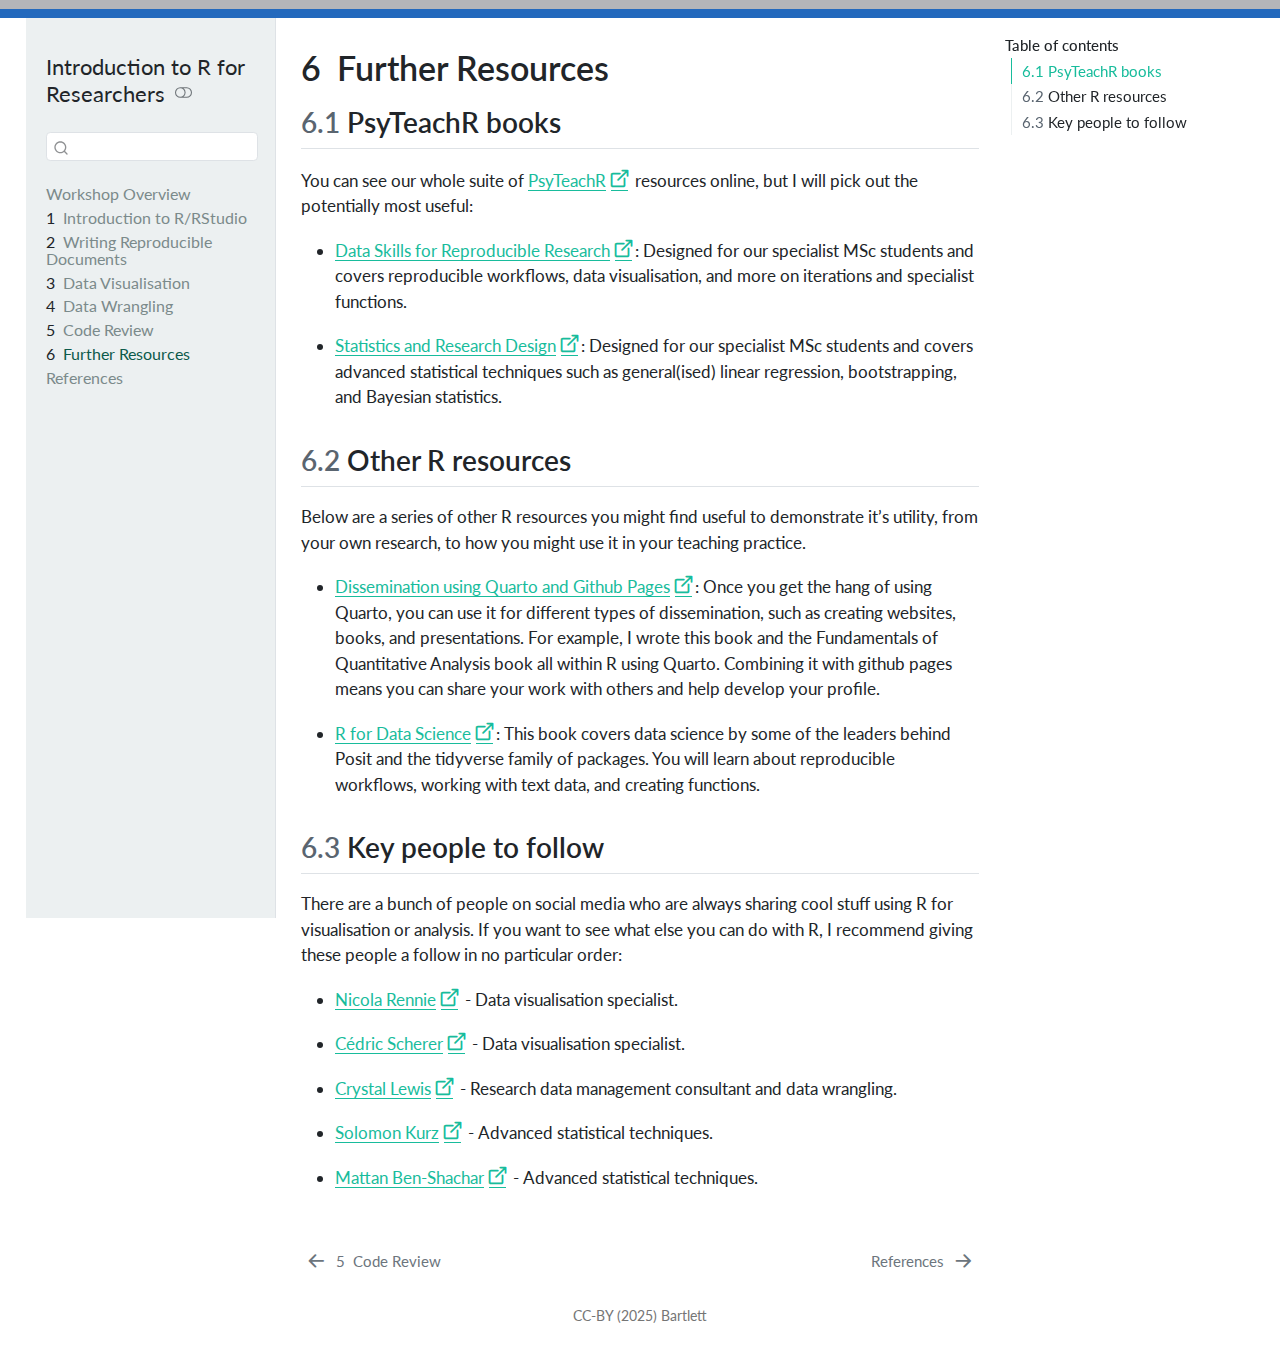
<file: docs/06_Resources.html>
<!DOCTYPE html>
<html xmlns="http://www.w3.org/1999/xhtml" lang="en" xml:lang="en"><head>

<meta charset="utf-8">
<meta name="generator" content="quarto-1.5.57">

<meta name="viewport" content="width=device-width, initial-scale=1.0, user-scalable=yes">

<meta name="description" content="Learning how to use R/RStudio for reproducible data analysis.">

<title>6&nbsp; Further Resources – Introduction to R for Researchers</title>
<style>
code{white-space: pre-wrap;}
span.smallcaps{font-variant: small-caps;}
div.columns{display: flex; gap: min(4vw, 1.5em);}
div.column{flex: auto; overflow-x: auto;}
div.hanging-indent{margin-left: 1.5em; text-indent: -1.5em;}
ul.task-list{list-style: none;}
ul.task-list li input[type="checkbox"] {
  width: 0.8em;
  margin: 0 0.8em 0.2em -1em; /* quarto-specific, see https://github.com/quarto-dev/quarto-cli/issues/4556 */ 
  vertical-align: middle;
}
</style>


<script src="site_libs/quarto-nav/quarto-nav.js"></script>
<script src="site_libs/clipboard/clipboard.min.js"></script>
<script src="site_libs/quarto-search/autocomplete.umd.js"></script>
<script src="site_libs/quarto-search/fuse.min.js"></script>
<script src="site_libs/quarto-search/quarto-search.js"></script>
<meta name="quarto:offset" content="./">
<link href="./references.html" rel="next">
<link href="./05_Codereview.html" rel="prev">
<link href="./images/logos/logo.png" rel="icon" type="image/png">
<script src="site_libs/quarto-html/quarto.js"></script>
<script src="site_libs/quarto-html/popper.min.js"></script>
<script src="site_libs/quarto-html/tippy.umd.min.js"></script>
<script src="site_libs/quarto-html/anchor.min.js"></script>
<link href="site_libs/quarto-html/tippy.css" rel="stylesheet">
<link href="site_libs/quarto-html/quarto-syntax-highlighting.css" rel="stylesheet" class="quarto-color-scheme" id="quarto-text-highlighting-styles">
<link href="site_libs/quarto-html/quarto-syntax-highlighting-dark.css" rel="prefetch" class="quarto-color-scheme quarto-color-alternate" id="quarto-text-highlighting-styles">
<script src="site_libs/bootstrap/bootstrap.min.js"></script>
<link href="site_libs/bootstrap/bootstrap-icons.css" rel="stylesheet">
<link href="site_libs/bootstrap/bootstrap.min.css" rel="stylesheet" class="quarto-color-scheme" id="quarto-bootstrap" data-mode="light">
<link href="site_libs/bootstrap/bootstrap-dark.min.css" rel="prefetch" class="quarto-color-scheme quarto-color-alternate" id="quarto-bootstrap" data-mode="dark">
<script id="quarto-search-options" type="application/json">{
  "location": "sidebar",
  "copy-button": false,
  "collapse-after": 3,
  "panel-placement": "start",
  "type": "textbox",
  "limit": 50,
  "keyboard-shortcut": [
    "f",
    "/",
    "s"
  ],
  "show-item-context": false,
  "language": {
    "search-no-results-text": "No results",
    "search-matching-documents-text": "matching documents",
    "search-copy-link-title": "Copy link to search",
    "search-hide-matches-text": "Hide additional matches",
    "search-more-match-text": "more match in this document",
    "search-more-matches-text": "more matches in this document",
    "search-clear-button-title": "Clear",
    "search-text-placeholder": "",
    "search-detached-cancel-button-title": "Cancel",
    "search-submit-button-title": "Submit",
    "search-label": "Search"
  }
}</script>


<link rel="stylesheet" href="https://use.fontawesome.com/releases/v5.13.0/css/all.css">
<link rel="stylesheet" href="include/booktem.css">
<link rel="stylesheet" href="include/webex.css">
<link rel="stylesheet" href="include/glossary.css">
<link rel="stylesheet" href="include/style.css">
</head>

<body class="nav-sidebar floating">

<div id="quarto-search-results"></div>
  <header id="quarto-header" class="headroom fixed-top">
  <nav class="quarto-secondary-nav">
    <div class="container-fluid d-flex">
      <button type="button" class="quarto-btn-toggle btn" data-bs-toggle="collapse" role="button" data-bs-target=".quarto-sidebar-collapse-item" aria-controls="quarto-sidebar" aria-expanded="false" aria-label="Toggle sidebar navigation" onclick="if (window.quartoToggleHeadroom) { window.quartoToggleHeadroom(); }">
        <i class="bi bi-layout-text-sidebar-reverse"></i>
      </button>
        <nav class="quarto-page-breadcrumbs" aria-label="breadcrumb"><ol class="breadcrumb"><li class="breadcrumb-item"><a href="./06_Resources.html"><span class="chapter-number">6</span>&nbsp; <span class="chapter-title">Further Resources</span></a></li></ol></nav>
        <a class="flex-grow-1" role="navigation" data-bs-toggle="collapse" data-bs-target=".quarto-sidebar-collapse-item" aria-controls="quarto-sidebar" aria-expanded="false" aria-label="Toggle sidebar navigation" onclick="if (window.quartoToggleHeadroom) { window.quartoToggleHeadroom(); }">      
        </a>
      <button type="button" class="btn quarto-search-button" aria-label="Search" onclick="window.quartoOpenSearch();">
        <i class="bi bi-search"></i>
      </button>
    </div>
  </nav>
</header>
<!-- content -->
<div id="quarto-content" class="quarto-container page-columns page-rows-contents page-layout-article">
<!-- sidebar -->
  <nav id="quarto-sidebar" class="sidebar collapse collapse-horizontal quarto-sidebar-collapse-item sidebar-navigation floating overflow-auto">
    <div class="pt-lg-2 mt-2 text-left sidebar-header">
    <div class="sidebar-title mb-0 py-0">
      <a href="./">Introduction to R for Researchers</a> 
        <div class="sidebar-tools-main">
  <a href="" class="quarto-color-scheme-toggle quarto-navigation-tool  px-1" onclick="window.quartoToggleColorScheme(); return false;" title="Toggle dark mode"><i class="bi"></i></a>
</div>
    </div>
      </div>
        <div class="mt-2 flex-shrink-0 align-items-center">
        <div class="sidebar-search">
        <div id="quarto-search" class="" title="Search"></div>
        </div>
        </div>
    <div class="sidebar-menu-container"> 
    <ul class="list-unstyled mt-1">
        <li class="sidebar-item">
  <div class="sidebar-item-container"> 
  <a href="./index.html" class="sidebar-item-text sidebar-link">
 <span class="menu-text">Workshop Overview</span></a>
  </div>
</li>
        <li class="sidebar-item">
  <div class="sidebar-item-container"> 
  <a href="./01_Intro_R.html" class="sidebar-item-text sidebar-link">
 <span class="menu-text"><span class="chapter-number">1</span>&nbsp; <span class="chapter-title">Introduction to R/RStudio</span></span></a>
  </div>
</li>
        <li class="sidebar-item">
  <div class="sidebar-item-container"> 
  <a href="./02_Repro_Docs.html" class="sidebar-item-text sidebar-link">
 <span class="menu-text"><span class="chapter-number">2</span>&nbsp; <span class="chapter-title">Writing Reproducible Documents</span></span></a>
  </div>
</li>
        <li class="sidebar-item">
  <div class="sidebar-item-container"> 
  <a href="./03_Visualisation.html" class="sidebar-item-text sidebar-link">
 <span class="menu-text"><span class="chapter-number">3</span>&nbsp; <span class="chapter-title">Data Visualisation</span></span></a>
  </div>
</li>
        <li class="sidebar-item">
  <div class="sidebar-item-container"> 
  <a href="./04_Wrangling.html" class="sidebar-item-text sidebar-link">
 <span class="menu-text"><span class="chapter-number">4</span>&nbsp; <span class="chapter-title">Data Wrangling</span></span></a>
  </div>
</li>
        <li class="sidebar-item">
  <div class="sidebar-item-container"> 
  <a href="./05_Codereview.html" class="sidebar-item-text sidebar-link">
 <span class="menu-text"><span class="chapter-number">5</span>&nbsp; <span class="chapter-title">Code Review</span></span></a>
  </div>
</li>
        <li class="sidebar-item">
  <div class="sidebar-item-container"> 
  <a href="./06_Resources.html" class="sidebar-item-text sidebar-link active">
 <span class="menu-text"><span class="chapter-number">6</span>&nbsp; <span class="chapter-title">Further Resources</span></span></a>
  </div>
</li>
        <li class="sidebar-item">
  <div class="sidebar-item-container"> 
  <a href="./references.html" class="sidebar-item-text sidebar-link">
 <span class="menu-text">References</span></a>
  </div>
</li>
    </ul>
    </div>
</nav>
<div id="quarto-sidebar-glass" class="quarto-sidebar-collapse-item" data-bs-toggle="collapse" data-bs-target=".quarto-sidebar-collapse-item"></div>
<!-- margin-sidebar -->
    <div id="quarto-margin-sidebar" class="sidebar margin-sidebar">
        <nav id="TOC" role="doc-toc" class="toc-active">
    <h2 id="toc-title">Table of contents</h2>
   
  <ul>
  <li><a href="#psyteachr-books" id="toc-psyteachr-books" class="nav-link active" data-scroll-target="#psyteachr-books"><span class="header-section-number">6.1</span> PsyTeachR books</a></li>
  <li><a href="#other-r-resources" id="toc-other-r-resources" class="nav-link" data-scroll-target="#other-r-resources"><span class="header-section-number">6.2</span> Other R resources</a></li>
  <li><a href="#key-people-to-follow" id="toc-key-people-to-follow" class="nav-link" data-scroll-target="#key-people-to-follow"><span class="header-section-number">6.3</span> Key people to follow</a></li>
  </ul>
</nav>
    </div>
<!-- main -->
<main class="content" id="quarto-document-content">

<header id="title-block-header" class="quarto-title-block default">
<div class="quarto-title">
<h1 class="title"><span class="chapter-number">6</span>&nbsp; <span class="chapter-title">Further Resources</span></h1>
</div>



<div class="quarto-title-meta">

    
  
    
  </div>
  


</header>


<section id="psyteachr-books" class="level2" data-number="6.1">
<h2 data-number="6.1" class="anchored" data-anchor-id="psyteachr-books"><span class="header-section-number">6.1</span> PsyTeachR books</h2>
<p>You can see our whole suite of <a href="https://psyteachr.github.io/" target="_blank">PsyTeachR</a> resources online, but I will pick out the potentially most useful:</p>
<ul>
<li><p><a href="https://psyteachr.github.io/reprores-v4/" target="_blank">Data Skills for Reproducible Research</a>: Designed for our specialist MSc students and covers reproducible workflows, data visualisation, and more on iterations and specialist functions.</p></li>
<li><p><a href="https://psyteachr.github.io/statsres-v2/" target="_blank">Statistics and Research Design</a>: Designed for our specialist MSc students and covers advanced statistical techniques such as general(ised) linear regression, bootstrapping, and Bayesian statistics.</p></li>
</ul>
</section>
<section id="other-r-resources" class="level2" data-number="6.2">
<h2 data-number="6.2" class="anchored" data-anchor-id="other-r-resources"><span class="header-section-number">6.2</span> Other R resources</h2>
<p>Below are a series of other R resources you might find useful to demonstrate it’s utility, from your own research, to how you might use it in your teaching practice.</p>
<ul>
<li><p><a href="https://bartlettje.github.io/dissemination_quarto/" target="_blank">Dissemination using Quarto and Github Pages</a>: Once you get the hang of using Quarto, you can use it for different types of dissemination, such as creating websites, books, and presentations. For example, I wrote this book and the Fundamentals of Quantitative Analysis book all within R using Quarto. Combining it with github pages means you can share your work with others and help develop your profile.</p></li>
<li><p><a href="https://r4ds.hadley.nz/" target="_blank">R for Data Science</a>: This book covers data science by some of the leaders behind Posit and the tidyverse family of packages. You will learn about reproducible workflows, working with text data, and creating functions.</p></li>
</ul>
</section>
<section id="key-people-to-follow" class="level2" data-number="6.3">
<h2 data-number="6.3" class="anchored" data-anchor-id="key-people-to-follow"><span class="header-section-number">6.3</span> Key people to follow</h2>
<p>There are a bunch of people on social media who are always sharing cool stuff using R for visualisation or analysis. If you want to see what else you can do with R, I recommend giving these people a follow in no particular order:</p>
<ul>
<li><p><a href="https://bsky.app/profile/nrennie.bsky.social" target="_blank">Nicola Rennie</a> - Data visualisation specialist.</p></li>
<li><p><a href="https://bsky.app/profile/cedricscherer.com" target="_blank">Cédric Scherer</a> - Data visualisation specialist.</p></li>
<li><p><a href="https://bsky.app/profile/cghlewis.bsky.social" target="_blank">Crystal Lewis</a> - Research data management consultant and data wrangling.</p></li>
<li><p><a href="https://bsky.app/profile/solomonkurz.bsky.social" target="_blank">Solomon Kurz</a> - Advanced statistical techniques.</p></li>
<li><p><a href="https://bsky.app/profile/mattansb.bsky.social" target="_blank">Mattan Ben-Shachar</a> - Advanced statistical techniques.</p></li>
</ul>


</section>

</main> <!-- /main -->
<script>

/* update total correct if #webex-total_correct exists */
update_total_correct = function() {
  console.log("webex: update total_correct");

  var t = document.getElementsByClassName("webex-total_correct");
  for (var i = 0; i < t.length; i++) {
    p = t[i].parentElement;
    var correct = p.getElementsByClassName("webex-correct").length;
    var solvemes = p.getElementsByClassName("webex-solveme").length;
    var radiogroups = p.getElementsByClassName("webex-radiogroup").length;
    var selects = p.getElementsByClassName("webex-select").length;

    t[i].innerHTML = correct + " of " + (solvemes + radiogroups + selects) + " correct";
  }
}

/* webex-solution button toggling function */
b_func = function() {
  console.log("webex: toggle hide");

  var cl = this.parentElement.classList;
  if (cl.contains('open')) {
    cl.remove("open");
  } else {
    cl.add("open");
  }
}

/* check answers */
check_func = function() {
  console.log("webex: check answers");

  var cl = this.parentElement.classList;
  if (cl.contains('unchecked')) {
    cl.remove("unchecked");
    this.innerHTML = "Hide Answers";
  } else {
    cl.add("unchecked");
    this.innerHTML = "Show Answers";
  }
}

/* function for checking solveme answers */
solveme_func = function(e) {
  console.log("webex: check solveme");

  var real_answers = JSON.parse(this.dataset.answer);
  var my_answer = this.value;
  var cl = this.classList;
  if (cl.contains("ignorecase")) {
    my_answer = my_answer.toLowerCase();
  }
  if (cl.contains("nospaces")) {
    my_answer = my_answer.replace(/ /g, "")
  }

  if (my_answer == "") {
    cl.remove("webex-correct");
    cl.remove("webex-incorrect");
  } else if (real_answers.includes(my_answer)) {
    cl.add("webex-correct");
    cl.remove("webex-incorrect");
  } else {
    cl.add("webex-incorrect");
    cl.remove("webex-correct");
  }

  // match numeric answers within a specified tolerance
  if(this.dataset.tol > 0){
    var tol = JSON.parse(this.dataset.tol);
    var matches = real_answers.map(x => Math.abs(x - my_answer) < tol)
    if (matches.reduce((a, b) => a + b, 0) > 0) {
      cl.add("webex-correct");
    } else {
      cl.remove("webex-correct");
    }
  }

  // added regex bit
  if (cl.contains("regex")){
    answer_regex = RegExp(real_answers.join("|"))
    if (answer_regex.test(my_answer)) {
      cl.add("webex-correct");
    }
  }

  update_total_correct();
}

/* function for checking select answers */
select_func = function(e) {
  console.log("webex: check select");

  var cl = this.classList

  /* add style */
  cl.remove("webex-incorrect");
  cl.remove("webex-correct");
  if (this.value == "answer") {
    cl.add("webex-correct");
  } else if (this.value != "blank") {
    cl.add("webex-incorrect");
  }

  update_total_correct();
}

/* function for checking radiogroups answers */
radiogroups_func = function(e) {
  console.log("webex: check radiogroups");

  var checked_button = document.querySelector('input[name=' + this.id + ']:checked');
  var cl = checked_button.parentElement.classList;
  var labels = checked_button.parentElement.parentElement.children;

  /* get rid of styles */
  for (i = 0; i < labels.length; i++) {
    labels[i].classList.remove("webex-incorrect");
    labels[i].classList.remove("webex-correct");
  }

  /* add style */
  if (checked_button.value == "answer") {
    cl.add("webex-correct");
  } else {
    cl.add("webex-incorrect");
  }

  update_total_correct();
}

window.onload = function() {
  console.log("webex onload");
  /* set up solution buttons */
  var buttons = document.getElementsByTagName("button");

  for (var i = 0; i < buttons.length; i++) {
    if (buttons[i].parentElement.classList.contains('webex-solution')) {
      buttons[i].onclick = b_func;
    }
  }

  var check_sections = document.getElementsByClassName("webex-check");
  console.log("check:", check_sections.length);
  for (var i = 0; i < check_sections.length; i++) {
    check_sections[i].classList.add("unchecked");

    let btn = document.createElement("button");
    btn.innerHTML = "Show Answers";
    btn.classList.add("webex-check-button");
    btn.onclick = check_func;
    check_sections[i].appendChild(btn);

    let spn = document.createElement("span");
    spn.classList.add("webex-total_correct");
    check_sections[i].appendChild(spn);
  }

  /* set up webex-solveme inputs */
  var solveme = document.getElementsByClassName("webex-solveme");

  for (var i = 0; i < solveme.length; i++) {
    /* make sure input boxes don't auto-anything */
    solveme[i].setAttribute("autocomplete","off");
    solveme[i].setAttribute("autocorrect", "off");
    solveme[i].setAttribute("autocapitalize", "off");
    solveme[i].setAttribute("spellcheck", "false");
    solveme[i].value = "";

    /* adjust answer for ignorecase or nospaces */
    var cl = solveme[i].classList;
    var real_answer = solveme[i].dataset.answer;
    if (cl.contains("ignorecase")) {
      real_answer = real_answer.toLowerCase();
    }
    if (cl.contains("nospaces")) {
      real_answer = real_answer.replace(/ /g, "");
    }
    solveme[i].dataset.answer = real_answer;

    /* attach checking function */
    solveme[i].onkeyup = solveme_func;
    solveme[i].onchange = solveme_func;

    solveme[i].insertAdjacentHTML("afterend", " <span class='webex-icon'></span>")
  }

  /* set up radiogroups */
  var radiogroups = document.getElementsByClassName("webex-radiogroup");
  for (var i = 0; i < radiogroups.length; i++) {
    radiogroups[i].onchange = radiogroups_func;
  }

  /* set up selects */
  var selects = document.getElementsByClassName("webex-select");
  for (var i = 0; i < selects.length; i++) {
    selects[i].onchange = select_func;
    selects[i].insertAdjacentHTML("afterend", " <span class='webex-icon'></span>")
  }

  update_total_correct();
}

</script>
<script>
// open rdrr links externally ----

var exlinks = document.querySelectorAll("a[href^='https://rdrr.io']");
var exlink_func = function(){
  window.open(this.href);
  return false;
};
for (var i = 0; i < exlinks.length; i++) {
    exlinks[i].addEventListener('click', exlink_func, false);
}

// visible second sidebar in mobile ----

function move_sidebar() {
  var toc = document.getElementById("TOC");
  var small_sidebar = document.querySelector("#quarto-sidebar .sidebar-menu-container");
  var right_sidebar = document.getElementById("quarto-margin-sidebar");

  if (window.innerWidth < 768) {
    small_sidebar.append(toc);
  } else {
    right_sidebar.append(toc);
  }
}
move_sidebar();
window.onresize = move_sidebar;
</script>
<script id="quarto-html-after-body" type="application/javascript">
window.document.addEventListener("DOMContentLoaded", function (event) {
  const toggleBodyColorMode = (bsSheetEl) => {
    const mode = bsSheetEl.getAttribute("data-mode");
    const bodyEl = window.document.querySelector("body");
    if (mode === "dark") {
      bodyEl.classList.add("quarto-dark");
      bodyEl.classList.remove("quarto-light");
    } else {
      bodyEl.classList.add("quarto-light");
      bodyEl.classList.remove("quarto-dark");
    }
  }
  const toggleBodyColorPrimary = () => {
    const bsSheetEl = window.document.querySelector("link#quarto-bootstrap");
    if (bsSheetEl) {
      toggleBodyColorMode(bsSheetEl);
    }
  }
  toggleBodyColorPrimary();  
  const disableStylesheet = (stylesheets) => {
    for (let i=0; i < stylesheets.length; i++) {
      const stylesheet = stylesheets[i];
      stylesheet.rel = 'prefetch';
    }
  }
  const enableStylesheet = (stylesheets) => {
    for (let i=0; i < stylesheets.length; i++) {
      const stylesheet = stylesheets[i];
      stylesheet.rel = 'stylesheet';
    }
  }
  const manageTransitions = (selector, allowTransitions) => {
    const els = window.document.querySelectorAll(selector);
    for (let i=0; i < els.length; i++) {
      const el = els[i];
      if (allowTransitions) {
        el.classList.remove('notransition');
      } else {
        el.classList.add('notransition');
      }
    }
  }
  const toggleGiscusIfUsed = (isAlternate, darkModeDefault) => {
    const baseTheme = document.querySelector('#giscus-base-theme')?.value ?? 'light';
    const alternateTheme = document.querySelector('#giscus-alt-theme')?.value ?? 'dark';
    let newTheme = '';
    if(darkModeDefault) {
      newTheme = isAlternate ? baseTheme : alternateTheme;
    } else {
      newTheme = isAlternate ? alternateTheme : baseTheme;
    }
    const changeGiscusTheme = () => {
      // From: https://github.com/giscus/giscus/issues/336
      const sendMessage = (message) => {
        const iframe = document.querySelector('iframe.giscus-frame');
        if (!iframe) return;
        iframe.contentWindow.postMessage({ giscus: message }, 'https://giscus.app');
      }
      sendMessage({
        setConfig: {
          theme: newTheme
        }
      });
    }
    const isGiscussLoaded = window.document.querySelector('iframe.giscus-frame') !== null;
    if (isGiscussLoaded) {
      changeGiscusTheme();
    }
  }
  const toggleColorMode = (alternate) => {
    // Switch the stylesheets
    const alternateStylesheets = window.document.querySelectorAll('link.quarto-color-scheme.quarto-color-alternate');
    manageTransitions('#quarto-margin-sidebar .nav-link', false);
    if (alternate) {
      enableStylesheet(alternateStylesheets);
      for (const sheetNode of alternateStylesheets) {
        if (sheetNode.id === "quarto-bootstrap") {
          toggleBodyColorMode(sheetNode);
        }
      }
    } else {
      disableStylesheet(alternateStylesheets);
      toggleBodyColorPrimary();
    }
    manageTransitions('#quarto-margin-sidebar .nav-link', true);
    // Switch the toggles
    const toggles = window.document.querySelectorAll('.quarto-color-scheme-toggle');
    for (let i=0; i < toggles.length; i++) {
      const toggle = toggles[i];
      if (toggle) {
        if (alternate) {
          toggle.classList.add("alternate");     
        } else {
          toggle.classList.remove("alternate");
        }
      }
    }
    // Hack to workaround the fact that safari doesn't
    // properly recolor the scrollbar when toggling (#1455)
    if (navigator.userAgent.indexOf('Safari') > 0 && navigator.userAgent.indexOf('Chrome') == -1) {
      manageTransitions("body", false);
      window.scrollTo(0, 1);
      setTimeout(() => {
        window.scrollTo(0, 0);
        manageTransitions("body", true);
      }, 40);  
    }
  }
  const isFileUrl = () => { 
    return window.location.protocol === 'file:';
  }
  const hasAlternateSentinel = () => {  
    let styleSentinel = getColorSchemeSentinel();
    if (styleSentinel !== null) {
      return styleSentinel === "alternate";
    } else {
      return false;
    }
  }
  const setStyleSentinel = (alternate) => {
    const value = alternate ? "alternate" : "default";
    if (!isFileUrl()) {
      window.localStorage.setItem("quarto-color-scheme", value);
    } else {
      localAlternateSentinel = value;
    }
  }
  const getColorSchemeSentinel = () => {
    if (!isFileUrl()) {
      const storageValue = window.localStorage.getItem("quarto-color-scheme");
      return storageValue != null ? storageValue : localAlternateSentinel;
    } else {
      return localAlternateSentinel;
    }
  }
  const darkModeDefault = false;
  let localAlternateSentinel = darkModeDefault ? 'alternate' : 'default';
  // Dark / light mode switch
  window.quartoToggleColorScheme = () => {
    // Read the current dark / light value 
    let toAlternate = !hasAlternateSentinel();
    toggleColorMode(toAlternate);
    setStyleSentinel(toAlternate);
    toggleGiscusIfUsed(toAlternate, darkModeDefault);
  };
  // Ensure there is a toggle, if there isn't float one in the top right
  if (window.document.querySelector('.quarto-color-scheme-toggle') === null) {
    const a = window.document.createElement('a');
    a.classList.add('top-right');
    a.classList.add('quarto-color-scheme-toggle');
    a.href = "";
    a.onclick = function() { try { window.quartoToggleColorScheme(); } catch {} return false; };
    const i = window.document.createElement("i");
    i.classList.add('bi');
    a.appendChild(i);
    window.document.body.appendChild(a);
  }
  // Switch to dark mode if need be
  if (hasAlternateSentinel()) {
    toggleColorMode(true);
  } else {
    toggleColorMode(false);
  }
  const icon = "";
  const anchorJS = new window.AnchorJS();
  anchorJS.options = {
    placement: 'right',
    icon: icon
  };
  anchorJS.add('.anchored');
  const isCodeAnnotation = (el) => {
    for (const clz of el.classList) {
      if (clz.startsWith('code-annotation-')) {                     
        return true;
      }
    }
    return false;
  }
  const onCopySuccess = function(e) {
    // button target
    const button = e.trigger;
    // don't keep focus
    button.blur();
    // flash "checked"
    button.classList.add('code-copy-button-checked');
    var currentTitle = button.getAttribute("title");
    button.setAttribute("title", "Copied!");
    let tooltip;
    if (window.bootstrap) {
      button.setAttribute("data-bs-toggle", "tooltip");
      button.setAttribute("data-bs-placement", "left");
      button.setAttribute("data-bs-title", "Copied!");
      tooltip = new bootstrap.Tooltip(button, 
        { trigger: "manual", 
          customClass: "code-copy-button-tooltip",
          offset: [0, -8]});
      tooltip.show();    
    }
    setTimeout(function() {
      if (tooltip) {
        tooltip.hide();
        button.removeAttribute("data-bs-title");
        button.removeAttribute("data-bs-toggle");
        button.removeAttribute("data-bs-placement");
      }
      button.setAttribute("title", currentTitle);
      button.classList.remove('code-copy-button-checked');
    }, 1000);
    // clear code selection
    e.clearSelection();
  }
  const getTextToCopy = function(trigger) {
      const codeEl = trigger.previousElementSibling.cloneNode(true);
      for (const childEl of codeEl.children) {
        if (isCodeAnnotation(childEl)) {
          childEl.remove();
        }
      }
      return codeEl.innerText;
  }
  const clipboard = new window.ClipboardJS('.code-copy-button:not([data-in-quarto-modal])', {
    text: getTextToCopy
  });
  clipboard.on('success', onCopySuccess);
  if (window.document.getElementById('quarto-embedded-source-code-modal')) {
    // For code content inside modals, clipBoardJS needs to be initialized with a container option
    // TODO: Check when it could be a function (https://github.com/zenorocha/clipboard.js/issues/860)
    const clipboardModal = new window.ClipboardJS('.code-copy-button[data-in-quarto-modal]', {
      text: getTextToCopy,
      container: window.document.getElementById('quarto-embedded-source-code-modal')
    });
    clipboardModal.on('success', onCopySuccess);
  }
    var localhostRegex = new RegExp(/^(?:http|https):\/\/localhost\:?[0-9]*\//);
    var mailtoRegex = new RegExp(/^mailto:/);
      var filterRegex = new RegExp('/' + window.location.host + '/');
    var isInternal = (href) => {
        return filterRegex.test(href) || localhostRegex.test(href) || mailtoRegex.test(href);
    }
    // Inspect non-navigation links and adorn them if external
 	var links = window.document.querySelectorAll('a[href]:not(.nav-link):not(.navbar-brand):not(.toc-action):not(.sidebar-link):not(.sidebar-item-toggle):not(.pagination-link):not(.no-external):not([aria-hidden]):not(.dropdown-item):not(.quarto-navigation-tool):not(.about-link)');
    for (var i=0; i<links.length; i++) {
      const link = links[i];
      if (!isInternal(link.href)) {
        // undo the damage that might have been done by quarto-nav.js in the case of
        // links that we want to consider external
        if (link.dataset.originalHref !== undefined) {
          link.href = link.dataset.originalHref;
        }
      }
    }
  function tippyHover(el, contentFn, onTriggerFn, onUntriggerFn) {
    const config = {
      allowHTML: true,
      maxWidth: 500,
      delay: 100,
      arrow: false,
      appendTo: function(el) {
          return el.parentElement;
      },
      interactive: true,
      interactiveBorder: 10,
      theme: 'quarto',
      placement: 'bottom-start',
    };
    if (contentFn) {
      config.content = contentFn;
    }
    if (onTriggerFn) {
      config.onTrigger = onTriggerFn;
    }
    if (onUntriggerFn) {
      config.onUntrigger = onUntriggerFn;
    }
    window.tippy(el, config); 
  }
  const noterefs = window.document.querySelectorAll('a[role="doc-noteref"]');
  for (var i=0; i<noterefs.length; i++) {
    const ref = noterefs[i];
    tippyHover(ref, function() {
      // use id or data attribute instead here
      let href = ref.getAttribute('data-footnote-href') || ref.getAttribute('href');
      try { href = new URL(href).hash; } catch {}
      const id = href.replace(/^#\/?/, "");
      const note = window.document.getElementById(id);
      if (note) {
        return note.innerHTML;
      } else {
        return "";
      }
    });
  }
  const xrefs = window.document.querySelectorAll('a.quarto-xref');
  const processXRef = (id, note) => {
    // Strip column container classes
    const stripColumnClz = (el) => {
      el.classList.remove("page-full", "page-columns");
      if (el.children) {
        for (const child of el.children) {
          stripColumnClz(child);
        }
      }
    }
    stripColumnClz(note)
    if (id === null || id.startsWith('sec-')) {
      // Special case sections, only their first couple elements
      const container = document.createElement("div");
      if (note.children && note.children.length > 2) {
        container.appendChild(note.children[0].cloneNode(true));
        for (let i = 1; i < note.children.length; i++) {
          const child = note.children[i];
          if (child.tagName === "P" && child.innerText === "") {
            continue;
          } else {
            container.appendChild(child.cloneNode(true));
            break;
          }
        }
        if (window.Quarto?.typesetMath) {
          window.Quarto.typesetMath(container);
        }
        return container.innerHTML
      } else {
        if (window.Quarto?.typesetMath) {
          window.Quarto.typesetMath(note);
        }
        return note.innerHTML;
      }
    } else {
      // Remove any anchor links if they are present
      const anchorLink = note.querySelector('a.anchorjs-link');
      if (anchorLink) {
        anchorLink.remove();
      }
      if (window.Quarto?.typesetMath) {
        window.Quarto.typesetMath(note);
      }
      // TODO in 1.5, we should make sure this works without a callout special case
      if (note.classList.contains("callout")) {
        return note.outerHTML;
      } else {
        return note.innerHTML;
      }
    }
  }
  for (var i=0; i<xrefs.length; i++) {
    const xref = xrefs[i];
    tippyHover(xref, undefined, function(instance) {
      instance.disable();
      let url = xref.getAttribute('href');
      let hash = undefined; 
      if (url.startsWith('#')) {
        hash = url;
      } else {
        try { hash = new URL(url).hash; } catch {}
      }
      if (hash) {
        const id = hash.replace(/^#\/?/, "");
        const note = window.document.getElementById(id);
        if (note !== null) {
          try {
            const html = processXRef(id, note.cloneNode(true));
            instance.setContent(html);
          } finally {
            instance.enable();
            instance.show();
          }
        } else {
          // See if we can fetch this
          fetch(url.split('#')[0])
          .then(res => res.text())
          .then(html => {
            const parser = new DOMParser();
            const htmlDoc = parser.parseFromString(html, "text/html");
            const note = htmlDoc.getElementById(id);
            if (note !== null) {
              const html = processXRef(id, note);
              instance.setContent(html);
            } 
          }).finally(() => {
            instance.enable();
            instance.show();
          });
        }
      } else {
        // See if we can fetch a full url (with no hash to target)
        // This is a special case and we should probably do some content thinning / targeting
        fetch(url)
        .then(res => res.text())
        .then(html => {
          const parser = new DOMParser();
          const htmlDoc = parser.parseFromString(html, "text/html");
          const note = htmlDoc.querySelector('main.content');
          if (note !== null) {
            // This should only happen for chapter cross references
            // (since there is no id in the URL)
            // remove the first header
            if (note.children.length > 0 && note.children[0].tagName === "HEADER") {
              note.children[0].remove();
            }
            const html = processXRef(null, note);
            instance.setContent(html);
          } 
        }).finally(() => {
          instance.enable();
          instance.show();
        });
      }
    }, function(instance) {
    });
  }
      let selectedAnnoteEl;
      const selectorForAnnotation = ( cell, annotation) => {
        let cellAttr = 'data-code-cell="' + cell + '"';
        let lineAttr = 'data-code-annotation="' +  annotation + '"';
        const selector = 'span[' + cellAttr + '][' + lineAttr + ']';
        return selector;
      }
      const selectCodeLines = (annoteEl) => {
        const doc = window.document;
        const targetCell = annoteEl.getAttribute("data-target-cell");
        const targetAnnotation = annoteEl.getAttribute("data-target-annotation");
        const annoteSpan = window.document.querySelector(selectorForAnnotation(targetCell, targetAnnotation));
        const lines = annoteSpan.getAttribute("data-code-lines").split(",");
        const lineIds = lines.map((line) => {
          return targetCell + "-" + line;
        })
        let top = null;
        let height = null;
        let parent = null;
        if (lineIds.length > 0) {
            //compute the position of the single el (top and bottom and make a div)
            const el = window.document.getElementById(lineIds[0]);
            top = el.offsetTop;
            height = el.offsetHeight;
            parent = el.parentElement.parentElement;
          if (lineIds.length > 1) {
            const lastEl = window.document.getElementById(lineIds[lineIds.length - 1]);
            const bottom = lastEl.offsetTop + lastEl.offsetHeight;
            height = bottom - top;
          }
          if (top !== null && height !== null && parent !== null) {
            // cook up a div (if necessary) and position it 
            let div = window.document.getElementById("code-annotation-line-highlight");
            if (div === null) {
              div = window.document.createElement("div");
              div.setAttribute("id", "code-annotation-line-highlight");
              div.style.position = 'absolute';
              parent.appendChild(div);
            }
            div.style.top = top - 2 + "px";
            div.style.height = height + 4 + "px";
            div.style.left = 0;
            let gutterDiv = window.document.getElementById("code-annotation-line-highlight-gutter");
            if (gutterDiv === null) {
              gutterDiv = window.document.createElement("div");
              gutterDiv.setAttribute("id", "code-annotation-line-highlight-gutter");
              gutterDiv.style.position = 'absolute';
              const codeCell = window.document.getElementById(targetCell);
              const gutter = codeCell.querySelector('.code-annotation-gutter');
              gutter.appendChild(gutterDiv);
            }
            gutterDiv.style.top = top - 2 + "px";
            gutterDiv.style.height = height + 4 + "px";
          }
          selectedAnnoteEl = annoteEl;
        }
      };
      const unselectCodeLines = () => {
        const elementsIds = ["code-annotation-line-highlight", "code-annotation-line-highlight-gutter"];
        elementsIds.forEach((elId) => {
          const div = window.document.getElementById(elId);
          if (div) {
            div.remove();
          }
        });
        selectedAnnoteEl = undefined;
      };
        // Handle positioning of the toggle
    window.addEventListener(
      "resize",
      throttle(() => {
        elRect = undefined;
        if (selectedAnnoteEl) {
          selectCodeLines(selectedAnnoteEl);
        }
      }, 10)
    );
    function throttle(fn, ms) {
    let throttle = false;
    let timer;
      return (...args) => {
        if(!throttle) { // first call gets through
            fn.apply(this, args);
            throttle = true;
        } else { // all the others get throttled
            if(timer) clearTimeout(timer); // cancel #2
            timer = setTimeout(() => {
              fn.apply(this, args);
              timer = throttle = false;
            }, ms);
        }
      };
    }
      // Attach click handler to the DT
      const annoteDls = window.document.querySelectorAll('dt[data-target-cell]');
      for (const annoteDlNode of annoteDls) {
        annoteDlNode.addEventListener('click', (event) => {
          const clickedEl = event.target;
          if (clickedEl !== selectedAnnoteEl) {
            unselectCodeLines();
            const activeEl = window.document.querySelector('dt[data-target-cell].code-annotation-active');
            if (activeEl) {
              activeEl.classList.remove('code-annotation-active');
            }
            selectCodeLines(clickedEl);
            clickedEl.classList.add('code-annotation-active');
          } else {
            // Unselect the line
            unselectCodeLines();
            clickedEl.classList.remove('code-annotation-active');
          }
        });
      }
  const findCites = (el) => {
    const parentEl = el.parentElement;
    if (parentEl) {
      const cites = parentEl.dataset.cites;
      if (cites) {
        return {
          el,
          cites: cites.split(' ')
        };
      } else {
        return findCites(el.parentElement)
      }
    } else {
      return undefined;
    }
  };
  var bibliorefs = window.document.querySelectorAll('a[role="doc-biblioref"]');
  for (var i=0; i<bibliorefs.length; i++) {
    const ref = bibliorefs[i];
    const citeInfo = findCites(ref);
    if (citeInfo) {
      tippyHover(citeInfo.el, function() {
        var popup = window.document.createElement('div');
        citeInfo.cites.forEach(function(cite) {
          var citeDiv = window.document.createElement('div');
          citeDiv.classList.add('hanging-indent');
          citeDiv.classList.add('csl-entry');
          var biblioDiv = window.document.getElementById('ref-' + cite);
          if (biblioDiv) {
            citeDiv.innerHTML = biblioDiv.innerHTML;
          }
          popup.appendChild(citeDiv);
        });
        return popup.innerHTML;
      });
    }
  }
});
</script>
<nav class="page-navigation">
  <div class="nav-page nav-page-previous">
      <a href="./05_Codereview.html" class="pagination-link" aria-label="Code Review">
        <i class="bi bi-arrow-left-short"></i> <span class="nav-page-text"><span class="chapter-number">5</span>&nbsp; <span class="chapter-title">Code Review</span></span>
      </a>          
  </div>
  <div class="nav-page nav-page-next">
      <a href="./references.html" class="pagination-link" aria-label="References">
        <span class="nav-page-text">References</span> <i class="bi bi-arrow-right-short"></i>
      </a>
  </div>
</nav>
</div> <!-- /content -->
<footer class="footer">
  <div class="nav-footer">
    <div class="nav-footer-left">
      &nbsp;
    </div>   
    <div class="nav-footer-center">
<p>CC-BY (2025) Bartlett</p>
</div>
    <div class="nav-footer-right">
      &nbsp;
    </div>
  </div>
</footer>




</body></html>
</file>
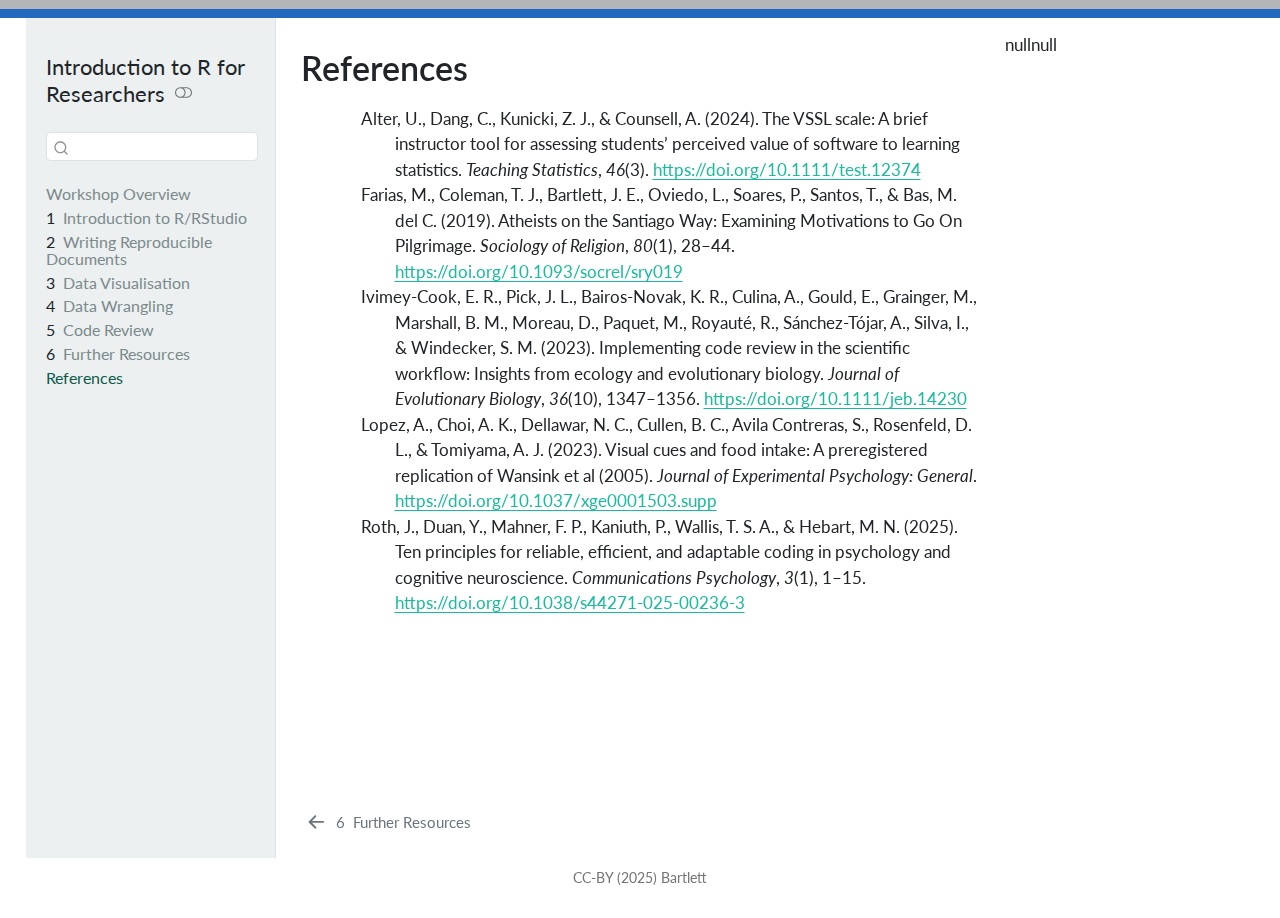
<file: docs/references.html>
<!DOCTYPE html>
<html xmlns="http://www.w3.org/1999/xhtml" lang="en" xml:lang="en"><head>

<meta charset="utf-8">
<meta name="generator" content="quarto-1.5.57">

<meta name="viewport" content="width=device-width, initial-scale=1.0, user-scalable=yes">

<meta name="description" content="Learning how to use R/RStudio for reproducible data analysis.">

<title>References – Introduction to R for Researchers</title>
<style>
code{white-space: pre-wrap;}
span.smallcaps{font-variant: small-caps;}
div.columns{display: flex; gap: min(4vw, 1.5em);}
div.column{flex: auto; overflow-x: auto;}
div.hanging-indent{margin-left: 1.5em; text-indent: -1.5em;}
ul.task-list{list-style: none;}
ul.task-list li input[type="checkbox"] {
  width: 0.8em;
  margin: 0 0.8em 0.2em -1em; /* quarto-specific, see https://github.com/quarto-dev/quarto-cli/issues/4556 */ 
  vertical-align: middle;
}
/* CSS for citations */
div.csl-bib-body { }
div.csl-entry {
  clear: both;
}
.hanging-indent div.csl-entry {
  margin-left:2em;
  text-indent:-2em;
}
div.csl-left-margin {
  min-width:2em;
  float:left;
}
div.csl-right-inline {
  margin-left:2em;
  padding-left:1em;
}
div.csl-indent {
  margin-left: 2em;
}</style>


<script src="site_libs/quarto-nav/quarto-nav.js"></script>
<script src="site_libs/clipboard/clipboard.min.js"></script>
<script src="site_libs/quarto-search/autocomplete.umd.js"></script>
<script src="site_libs/quarto-search/fuse.min.js"></script>
<script src="site_libs/quarto-search/quarto-search.js"></script>
<meta name="quarto:offset" content="./">
<link href="./06_Resources.html" rel="prev">
<link href="./images/logos/logo.png" rel="icon" type="image/png">
<script src="site_libs/quarto-html/quarto.js"></script>
<script src="site_libs/quarto-html/popper.min.js"></script>
<script src="site_libs/quarto-html/tippy.umd.min.js"></script>
<script src="site_libs/quarto-html/anchor.min.js"></script>
<link href="site_libs/quarto-html/tippy.css" rel="stylesheet">
<link href="site_libs/quarto-html/quarto-syntax-highlighting.css" rel="stylesheet" class="quarto-color-scheme" id="quarto-text-highlighting-styles">
<link href="site_libs/quarto-html/quarto-syntax-highlighting-dark.css" rel="prefetch" class="quarto-color-scheme quarto-color-alternate" id="quarto-text-highlighting-styles">
<script src="site_libs/bootstrap/bootstrap.min.js"></script>
<link href="site_libs/bootstrap/bootstrap-icons.css" rel="stylesheet">
<link href="site_libs/bootstrap/bootstrap.min.css" rel="stylesheet" class="quarto-color-scheme" id="quarto-bootstrap" data-mode="light">
<link href="site_libs/bootstrap/bootstrap-dark.min.css" rel="prefetch" class="quarto-color-scheme quarto-color-alternate" id="quarto-bootstrap" data-mode="dark">
<script id="quarto-search-options" type="application/json">{
  "location": "sidebar",
  "copy-button": false,
  "collapse-after": 3,
  "panel-placement": "start",
  "type": "textbox",
  "limit": 50,
  "keyboard-shortcut": [
    "f",
    "/",
    "s"
  ],
  "show-item-context": false,
  "language": {
    "search-no-results-text": "No results",
    "search-matching-documents-text": "matching documents",
    "search-copy-link-title": "Copy link to search",
    "search-hide-matches-text": "Hide additional matches",
    "search-more-match-text": "more match in this document",
    "search-more-matches-text": "more matches in this document",
    "search-clear-button-title": "Clear",
    "search-text-placeholder": "",
    "search-detached-cancel-button-title": "Cancel",
    "search-submit-button-title": "Submit",
    "search-label": "Search"
  }
}</script>


<link rel="stylesheet" href="https://use.fontawesome.com/releases/v5.13.0/css/all.css">
<link rel="stylesheet" href="include/booktem.css">
<link rel="stylesheet" href="include/webex.css">
<link rel="stylesheet" href="include/glossary.css">
<link rel="stylesheet" href="include/style.css">
</head>

<body class="nav-sidebar floating">

<div id="quarto-search-results"></div>
  <header id="quarto-header" class="headroom fixed-top">
  <nav class="quarto-secondary-nav">
    <div class="container-fluid d-flex">
      <button type="button" class="quarto-btn-toggle btn" data-bs-toggle="collapse" role="button" data-bs-target=".quarto-sidebar-collapse-item" aria-controls="quarto-sidebar" aria-expanded="false" aria-label="Toggle sidebar navigation" onclick="if (window.quartoToggleHeadroom) { window.quartoToggleHeadroom(); }">
        <i class="bi bi-layout-text-sidebar-reverse"></i>
      </button>
        <nav class="quarto-page-breadcrumbs" aria-label="breadcrumb"><ol class="breadcrumb"><li class="breadcrumb-item"><a href="./references.html">References</a></li></ol></nav>
        <a class="flex-grow-1" role="navigation" data-bs-toggle="collapse" data-bs-target=".quarto-sidebar-collapse-item" aria-controls="quarto-sidebar" aria-expanded="false" aria-label="Toggle sidebar navigation" onclick="if (window.quartoToggleHeadroom) { window.quartoToggleHeadroom(); }">      
        </a>
      <button type="button" class="btn quarto-search-button" aria-label="Search" onclick="window.quartoOpenSearch();">
        <i class="bi bi-search"></i>
      </button>
    </div>
  </nav>
</header>
<!-- content -->
<div id="quarto-content" class="quarto-container page-columns page-rows-contents page-layout-article">
<!-- sidebar -->
  <nav id="quarto-sidebar" class="sidebar collapse collapse-horizontal quarto-sidebar-collapse-item sidebar-navigation floating overflow-auto">
    <div class="pt-lg-2 mt-2 text-left sidebar-header">
    <div class="sidebar-title mb-0 py-0">
      <a href="./">Introduction to R for Researchers</a> 
        <div class="sidebar-tools-main">
  <a href="" class="quarto-color-scheme-toggle quarto-navigation-tool  px-1" onclick="window.quartoToggleColorScheme(); return false;" title="Toggle dark mode"><i class="bi"></i></a>
</div>
    </div>
      </div>
        <div class="mt-2 flex-shrink-0 align-items-center">
        <div class="sidebar-search">
        <div id="quarto-search" class="" title="Search"></div>
        </div>
        </div>
    <div class="sidebar-menu-container"> 
    <ul class="list-unstyled mt-1">
        <li class="sidebar-item">
  <div class="sidebar-item-container"> 
  <a href="./index.html" class="sidebar-item-text sidebar-link">
 <span class="menu-text">Workshop Overview</span></a>
  </div>
</li>
        <li class="sidebar-item">
  <div class="sidebar-item-container"> 
  <a href="./01_Intro_R.html" class="sidebar-item-text sidebar-link">
 <span class="menu-text"><span class="chapter-number">1</span>&nbsp; <span class="chapter-title">Introduction to R/RStudio</span></span></a>
  </div>
</li>
        <li class="sidebar-item">
  <div class="sidebar-item-container"> 
  <a href="./02_Repro_Docs.html" class="sidebar-item-text sidebar-link">
 <span class="menu-text"><span class="chapter-number">2</span>&nbsp; <span class="chapter-title">Writing Reproducible Documents</span></span></a>
  </div>
</li>
        <li class="sidebar-item">
  <div class="sidebar-item-container"> 
  <a href="./03_Visualisation.html" class="sidebar-item-text sidebar-link">
 <span class="menu-text"><span class="chapter-number">3</span>&nbsp; <span class="chapter-title">Data Visualisation</span></span></a>
  </div>
</li>
        <li class="sidebar-item">
  <div class="sidebar-item-container"> 
  <a href="./04_Wrangling.html" class="sidebar-item-text sidebar-link">
 <span class="menu-text"><span class="chapter-number">4</span>&nbsp; <span class="chapter-title">Data Wrangling</span></span></a>
  </div>
</li>
        <li class="sidebar-item">
  <div class="sidebar-item-container"> 
  <a href="./05_Codereview.html" class="sidebar-item-text sidebar-link">
 <span class="menu-text"><span class="chapter-number">5</span>&nbsp; <span class="chapter-title">Code Review</span></span></a>
  </div>
</li>
        <li class="sidebar-item">
  <div class="sidebar-item-container"> 
  <a href="./06_Resources.html" class="sidebar-item-text sidebar-link">
 <span class="menu-text"><span class="chapter-number">6</span>&nbsp; <span class="chapter-title">Further Resources</span></span></a>
  </div>
</li>
        <li class="sidebar-item">
  <div class="sidebar-item-container"> 
  <a href="./references.html" class="sidebar-item-text sidebar-link active">
 <span class="menu-text">References</span></a>
  </div>
</li>
    </ul>
    </div>
</nav>
<div id="quarto-sidebar-glass" class="quarto-sidebar-collapse-item" data-bs-toggle="collapse" data-bs-target=".quarto-sidebar-collapse-item"></div>
<!-- margin-sidebar -->
    <div id="quarto-margin-sidebar" class="sidebar margin-sidebar zindex-bottom">
        
    </div>
<!-- main -->
<main class="content" id="quarto-document-content">

<header id="title-block-header" class="quarto-title-block default">
<div class="quarto-title">
<h1 class="title">References</h1>
</div>



<div class="quarto-title-meta">

    
  
    
  </div>
  


</header>


<div id="refs" class="references csl-bib-body hanging-indent" data-entry-spacing="0" data-line-spacing="2" role="list">
<div id="ref-alter_vssl_2024" class="csl-entry" role="listitem">
Alter, U., Dang, C., Kunicki, Z. J., &amp; Counsell, A. (2024). The
<span>VSSL</span> scale: <span>A</span> brief instructor tool for
assessing students’ perceived value of software to learning statistics.
<em>Teaching Statistics</em>, <em>46</em>(3). <a href="https://doi.org/10.1111/test.12374">https://doi.org/10.1111/test.12374</a>
</div>
<div id="ref-farias_atheists_2019" class="csl-entry" role="listitem">
Farias, M., Coleman, T. J., Bartlett, J. E., Oviedo, L., Soares, P.,
Santos, T., &amp; Bas, M. del C. (2019). Atheists on the
<span>Santiago</span> <span>Way</span>: <span>Examining</span>
<span>Motivations</span> to <span>Go</span> <span>On</span>
<span>Pilgrimage</span>. <em>Sociology of Religion</em>, <em>80</em>(1),
28–44. <a href="https://doi.org/10.1093/socrel/sry019">https://doi.org/10.1093/socrel/sry019</a>
</div>
<div id="ref-ivimey-cook_implementing_2023" class="csl-entry" role="listitem">
Ivimey-Cook, E. R., Pick, J. L., Bairos-Novak, K. R., Culina, A., Gould,
E., Grainger, M., Marshall, B. M., Moreau, D., Paquet, M., Royauté, R.,
Sánchez-Tójar, A., Silva, I., &amp; Windecker, S. M. (2023).
Implementing code review in the scientific workflow:
<span>Insights</span> from ecology and evolutionary biology. <em>Journal
of Evolutionary Biology</em>, <em>36</em>(10), 1347–1356. <a href="https://doi.org/10.1111/jeb.14230">https://doi.org/10.1111/jeb.14230</a>
</div>
<div id="ref-lopez_visual_2023" class="csl-entry" role="listitem">
Lopez, A., Choi, A. K., Dellawar, N. C., Cullen, B. C., Avila Contreras,
S., Rosenfeld, D. L., &amp; Tomiyama, A. J. (2023). Visual cues and food
intake: <span>A</span> preregistered replication of <span>Wansink</span>
et al (2005). <em>Journal of Experimental Psychology: General</em>. <a href="https://doi.org/10.1037/xge0001503.supp">https://doi.org/10.1037/xge0001503.supp</a>
</div>
<div id="ref-roth_ten_2025" class="csl-entry" role="listitem">
Roth, J., Duan, Y., Mahner, F. P., Kaniuth, P., Wallis, T. S. A., &amp;
Hebart, M. N. (2025). Ten principles for reliable, efficient, and
adaptable coding in psychology and cognitive neuroscience.
<em>Communications Psychology</em>, <em>3</em>(1), 1–15. <a href="https://doi.org/10.1038/s44271-025-00236-3">https://doi.org/10.1038/s44271-025-00236-3</a>
</div>
</div>



</main> <!-- /main -->
<script>

/* update total correct if #webex-total_correct exists */
update_total_correct = function() {
  console.log("webex: update total_correct");

  var t = document.getElementsByClassName("webex-total_correct");
  for (var i = 0; i < t.length; i++) {
    p = t[i].parentElement;
    var correct = p.getElementsByClassName("webex-correct").length;
    var solvemes = p.getElementsByClassName("webex-solveme").length;
    var radiogroups = p.getElementsByClassName("webex-radiogroup").length;
    var selects = p.getElementsByClassName("webex-select").length;

    t[i].innerHTML = correct + " of " + (solvemes + radiogroups + selects) + " correct";
  }
}

/* webex-solution button toggling function */
b_func = function() {
  console.log("webex: toggle hide");

  var cl = this.parentElement.classList;
  if (cl.contains('open')) {
    cl.remove("open");
  } else {
    cl.add("open");
  }
}

/* check answers */
check_func = function() {
  console.log("webex: check answers");

  var cl = this.parentElement.classList;
  if (cl.contains('unchecked')) {
    cl.remove("unchecked");
    this.innerHTML = "Hide Answers";
  } else {
    cl.add("unchecked");
    this.innerHTML = "Show Answers";
  }
}

/* function for checking solveme answers */
solveme_func = function(e) {
  console.log("webex: check solveme");

  var real_answers = JSON.parse(this.dataset.answer);
  var my_answer = this.value;
  var cl = this.classList;
  if (cl.contains("ignorecase")) {
    my_answer = my_answer.toLowerCase();
  }
  if (cl.contains("nospaces")) {
    my_answer = my_answer.replace(/ /g, "")
  }

  if (my_answer == "") {
    cl.remove("webex-correct");
    cl.remove("webex-incorrect");
  } else if (real_answers.includes(my_answer)) {
    cl.add("webex-correct");
    cl.remove("webex-incorrect");
  } else {
    cl.add("webex-incorrect");
    cl.remove("webex-correct");
  }

  // match numeric answers within a specified tolerance
  if(this.dataset.tol > 0){
    var tol = JSON.parse(this.dataset.tol);
    var matches = real_answers.map(x => Math.abs(x - my_answer) < tol)
    if (matches.reduce((a, b) => a + b, 0) > 0) {
      cl.add("webex-correct");
    } else {
      cl.remove("webex-correct");
    }
  }

  // added regex bit
  if (cl.contains("regex")){
    answer_regex = RegExp(real_answers.join("|"))
    if (answer_regex.test(my_answer)) {
      cl.add("webex-correct");
    }
  }

  update_total_correct();
}

/* function for checking select answers */
select_func = function(e) {
  console.log("webex: check select");

  var cl = this.classList

  /* add style */
  cl.remove("webex-incorrect");
  cl.remove("webex-correct");
  if (this.value == "answer") {
    cl.add("webex-correct");
  } else if (this.value != "blank") {
    cl.add("webex-incorrect");
  }

  update_total_correct();
}

/* function for checking radiogroups answers */
radiogroups_func = function(e) {
  console.log("webex: check radiogroups");

  var checked_button = document.querySelector('input[name=' + this.id + ']:checked');
  var cl = checked_button.parentElement.classList;
  var labels = checked_button.parentElement.parentElement.children;

  /* get rid of styles */
  for (i = 0; i < labels.length; i++) {
    labels[i].classList.remove("webex-incorrect");
    labels[i].classList.remove("webex-correct");
  }

  /* add style */
  if (checked_button.value == "answer") {
    cl.add("webex-correct");
  } else {
    cl.add("webex-incorrect");
  }

  update_total_correct();
}

window.onload = function() {
  console.log("webex onload");
  /* set up solution buttons */
  var buttons = document.getElementsByTagName("button");

  for (var i = 0; i < buttons.length; i++) {
    if (buttons[i].parentElement.classList.contains('webex-solution')) {
      buttons[i].onclick = b_func;
    }
  }

  var check_sections = document.getElementsByClassName("webex-check");
  console.log("check:", check_sections.length);
  for (var i = 0; i < check_sections.length; i++) {
    check_sections[i].classList.add("unchecked");

    let btn = document.createElement("button");
    btn.innerHTML = "Show Answers";
    btn.classList.add("webex-check-button");
    btn.onclick = check_func;
    check_sections[i].appendChild(btn);

    let spn = document.createElement("span");
    spn.classList.add("webex-total_correct");
    check_sections[i].appendChild(spn);
  }

  /* set up webex-solveme inputs */
  var solveme = document.getElementsByClassName("webex-solveme");

  for (var i = 0; i < solveme.length; i++) {
    /* make sure input boxes don't auto-anything */
    solveme[i].setAttribute("autocomplete","off");
    solveme[i].setAttribute("autocorrect", "off");
    solveme[i].setAttribute("autocapitalize", "off");
    solveme[i].setAttribute("spellcheck", "false");
    solveme[i].value = "";

    /* adjust answer for ignorecase or nospaces */
    var cl = solveme[i].classList;
    var real_answer = solveme[i].dataset.answer;
    if (cl.contains("ignorecase")) {
      real_answer = real_answer.toLowerCase();
    }
    if (cl.contains("nospaces")) {
      real_answer = real_answer.replace(/ /g, "");
    }
    solveme[i].dataset.answer = real_answer;

    /* attach checking function */
    solveme[i].onkeyup = solveme_func;
    solveme[i].onchange = solveme_func;

    solveme[i].insertAdjacentHTML("afterend", " <span class='webex-icon'></span>")
  }

  /* set up radiogroups */
  var radiogroups = document.getElementsByClassName("webex-radiogroup");
  for (var i = 0; i < radiogroups.length; i++) {
    radiogroups[i].onchange = radiogroups_func;
  }

  /* set up selects */
  var selects = document.getElementsByClassName("webex-select");
  for (var i = 0; i < selects.length; i++) {
    selects[i].onchange = select_func;
    selects[i].insertAdjacentHTML("afterend", " <span class='webex-icon'></span>")
  }

  update_total_correct();
}

</script>
<script>
// open rdrr links externally ----

var exlinks = document.querySelectorAll("a[href^='https://rdrr.io']");
var exlink_func = function(){
  window.open(this.href);
  return false;
};
for (var i = 0; i < exlinks.length; i++) {
    exlinks[i].addEventListener('click', exlink_func, false);
}

// visible second sidebar in mobile ----

function move_sidebar() {
  var toc = document.getElementById("TOC");
  var small_sidebar = document.querySelector("#quarto-sidebar .sidebar-menu-container");
  var right_sidebar = document.getElementById("quarto-margin-sidebar");

  if (window.innerWidth < 768) {
    small_sidebar.append(toc);
  } else {
    right_sidebar.append(toc);
  }
}
move_sidebar();
window.onresize = move_sidebar;
</script>
<script id="quarto-html-after-body" type="application/javascript">
window.document.addEventListener("DOMContentLoaded", function (event) {
  const toggleBodyColorMode = (bsSheetEl) => {
    const mode = bsSheetEl.getAttribute("data-mode");
    const bodyEl = window.document.querySelector("body");
    if (mode === "dark") {
      bodyEl.classList.add("quarto-dark");
      bodyEl.classList.remove("quarto-light");
    } else {
      bodyEl.classList.add("quarto-light");
      bodyEl.classList.remove("quarto-dark");
    }
  }
  const toggleBodyColorPrimary = () => {
    const bsSheetEl = window.document.querySelector("link#quarto-bootstrap");
    if (bsSheetEl) {
      toggleBodyColorMode(bsSheetEl);
    }
  }
  toggleBodyColorPrimary();  
  const disableStylesheet = (stylesheets) => {
    for (let i=0; i < stylesheets.length; i++) {
      const stylesheet = stylesheets[i];
      stylesheet.rel = 'prefetch';
    }
  }
  const enableStylesheet = (stylesheets) => {
    for (let i=0; i < stylesheets.length; i++) {
      const stylesheet = stylesheets[i];
      stylesheet.rel = 'stylesheet';
    }
  }
  const manageTransitions = (selector, allowTransitions) => {
    const els = window.document.querySelectorAll(selector);
    for (let i=0; i < els.length; i++) {
      const el = els[i];
      if (allowTransitions) {
        el.classList.remove('notransition');
      } else {
        el.classList.add('notransition');
      }
    }
  }
  const toggleGiscusIfUsed = (isAlternate, darkModeDefault) => {
    const baseTheme = document.querySelector('#giscus-base-theme')?.value ?? 'light';
    const alternateTheme = document.querySelector('#giscus-alt-theme')?.value ?? 'dark';
    let newTheme = '';
    if(darkModeDefault) {
      newTheme = isAlternate ? baseTheme : alternateTheme;
    } else {
      newTheme = isAlternate ? alternateTheme : baseTheme;
    }
    const changeGiscusTheme = () => {
      // From: https://github.com/giscus/giscus/issues/336
      const sendMessage = (message) => {
        const iframe = document.querySelector('iframe.giscus-frame');
        if (!iframe) return;
        iframe.contentWindow.postMessage({ giscus: message }, 'https://giscus.app');
      }
      sendMessage({
        setConfig: {
          theme: newTheme
        }
      });
    }
    const isGiscussLoaded = window.document.querySelector('iframe.giscus-frame') !== null;
    if (isGiscussLoaded) {
      changeGiscusTheme();
    }
  }
  const toggleColorMode = (alternate) => {
    // Switch the stylesheets
    const alternateStylesheets = window.document.querySelectorAll('link.quarto-color-scheme.quarto-color-alternate');
    manageTransitions('#quarto-margin-sidebar .nav-link', false);
    if (alternate) {
      enableStylesheet(alternateStylesheets);
      for (const sheetNode of alternateStylesheets) {
        if (sheetNode.id === "quarto-bootstrap") {
          toggleBodyColorMode(sheetNode);
        }
      }
    } else {
      disableStylesheet(alternateStylesheets);
      toggleBodyColorPrimary();
    }
    manageTransitions('#quarto-margin-sidebar .nav-link', true);
    // Switch the toggles
    const toggles = window.document.querySelectorAll('.quarto-color-scheme-toggle');
    for (let i=0; i < toggles.length; i++) {
      const toggle = toggles[i];
      if (toggle) {
        if (alternate) {
          toggle.classList.add("alternate");     
        } else {
          toggle.classList.remove("alternate");
        }
      }
    }
    // Hack to workaround the fact that safari doesn't
    // properly recolor the scrollbar when toggling (#1455)
    if (navigator.userAgent.indexOf('Safari') > 0 && navigator.userAgent.indexOf('Chrome') == -1) {
      manageTransitions("body", false);
      window.scrollTo(0, 1);
      setTimeout(() => {
        window.scrollTo(0, 0);
        manageTransitions("body", true);
      }, 40);  
    }
  }
  const isFileUrl = () => { 
    return window.location.protocol === 'file:';
  }
  const hasAlternateSentinel = () => {  
    let styleSentinel = getColorSchemeSentinel();
    if (styleSentinel !== null) {
      return styleSentinel === "alternate";
    } else {
      return false;
    }
  }
  const setStyleSentinel = (alternate) => {
    const value = alternate ? "alternate" : "default";
    if (!isFileUrl()) {
      window.localStorage.setItem("quarto-color-scheme", value);
    } else {
      localAlternateSentinel = value;
    }
  }
  const getColorSchemeSentinel = () => {
    if (!isFileUrl()) {
      const storageValue = window.localStorage.getItem("quarto-color-scheme");
      return storageValue != null ? storageValue : localAlternateSentinel;
    } else {
      return localAlternateSentinel;
    }
  }
  const darkModeDefault = false;
  let localAlternateSentinel = darkModeDefault ? 'alternate' : 'default';
  // Dark / light mode switch
  window.quartoToggleColorScheme = () => {
    // Read the current dark / light value 
    let toAlternate = !hasAlternateSentinel();
    toggleColorMode(toAlternate);
    setStyleSentinel(toAlternate);
    toggleGiscusIfUsed(toAlternate, darkModeDefault);
  };
  // Ensure there is a toggle, if there isn't float one in the top right
  if (window.document.querySelector('.quarto-color-scheme-toggle') === null) {
    const a = window.document.createElement('a');
    a.classList.add('top-right');
    a.classList.add('quarto-color-scheme-toggle');
    a.href = "";
    a.onclick = function() { try { window.quartoToggleColorScheme(); } catch {} return false; };
    const i = window.document.createElement("i");
    i.classList.add('bi');
    a.appendChild(i);
    window.document.body.appendChild(a);
  }
  // Switch to dark mode if need be
  if (hasAlternateSentinel()) {
    toggleColorMode(true);
  } else {
    toggleColorMode(false);
  }
  const icon = "";
  const anchorJS = new window.AnchorJS();
  anchorJS.options = {
    placement: 'right',
    icon: icon
  };
  anchorJS.add('.anchored');
  const isCodeAnnotation = (el) => {
    for (const clz of el.classList) {
      if (clz.startsWith('code-annotation-')) {                     
        return true;
      }
    }
    return false;
  }
  const onCopySuccess = function(e) {
    // button target
    const button = e.trigger;
    // don't keep focus
    button.blur();
    // flash "checked"
    button.classList.add('code-copy-button-checked');
    var currentTitle = button.getAttribute("title");
    button.setAttribute("title", "Copied!");
    let tooltip;
    if (window.bootstrap) {
      button.setAttribute("data-bs-toggle", "tooltip");
      button.setAttribute("data-bs-placement", "left");
      button.setAttribute("data-bs-title", "Copied!");
      tooltip = new bootstrap.Tooltip(button, 
        { trigger: "manual", 
          customClass: "code-copy-button-tooltip",
          offset: [0, -8]});
      tooltip.show();    
    }
    setTimeout(function() {
      if (tooltip) {
        tooltip.hide();
        button.removeAttribute("data-bs-title");
        button.removeAttribute("data-bs-toggle");
        button.removeAttribute("data-bs-placement");
      }
      button.setAttribute("title", currentTitle);
      button.classList.remove('code-copy-button-checked');
    }, 1000);
    // clear code selection
    e.clearSelection();
  }
  const getTextToCopy = function(trigger) {
      const codeEl = trigger.previousElementSibling.cloneNode(true);
      for (const childEl of codeEl.children) {
        if (isCodeAnnotation(childEl)) {
          childEl.remove();
        }
      }
      return codeEl.innerText;
  }
  const clipboard = new window.ClipboardJS('.code-copy-button:not([data-in-quarto-modal])', {
    text: getTextToCopy
  });
  clipboard.on('success', onCopySuccess);
  if (window.document.getElementById('quarto-embedded-source-code-modal')) {
    // For code content inside modals, clipBoardJS needs to be initialized with a container option
    // TODO: Check when it could be a function (https://github.com/zenorocha/clipboard.js/issues/860)
    const clipboardModal = new window.ClipboardJS('.code-copy-button[data-in-quarto-modal]', {
      text: getTextToCopy,
      container: window.document.getElementById('quarto-embedded-source-code-modal')
    });
    clipboardModal.on('success', onCopySuccess);
  }
    var localhostRegex = new RegExp(/^(?:http|https):\/\/localhost\:?[0-9]*\//);
    var mailtoRegex = new RegExp(/^mailto:/);
      var filterRegex = new RegExp('/' + window.location.host + '/');
    var isInternal = (href) => {
        return filterRegex.test(href) || localhostRegex.test(href) || mailtoRegex.test(href);
    }
    // Inspect non-navigation links and adorn them if external
 	var links = window.document.querySelectorAll('a[href]:not(.nav-link):not(.navbar-brand):not(.toc-action):not(.sidebar-link):not(.sidebar-item-toggle):not(.pagination-link):not(.no-external):not([aria-hidden]):not(.dropdown-item):not(.quarto-navigation-tool):not(.about-link)');
    for (var i=0; i<links.length; i++) {
      const link = links[i];
      if (!isInternal(link.href)) {
        // undo the damage that might have been done by quarto-nav.js in the case of
        // links that we want to consider external
        if (link.dataset.originalHref !== undefined) {
          link.href = link.dataset.originalHref;
        }
      }
    }
  function tippyHover(el, contentFn, onTriggerFn, onUntriggerFn) {
    const config = {
      allowHTML: true,
      maxWidth: 500,
      delay: 100,
      arrow: false,
      appendTo: function(el) {
          return el.parentElement;
      },
      interactive: true,
      interactiveBorder: 10,
      theme: 'quarto',
      placement: 'bottom-start',
    };
    if (contentFn) {
      config.content = contentFn;
    }
    if (onTriggerFn) {
      config.onTrigger = onTriggerFn;
    }
    if (onUntriggerFn) {
      config.onUntrigger = onUntriggerFn;
    }
    window.tippy(el, config); 
  }
  const noterefs = window.document.querySelectorAll('a[role="doc-noteref"]');
  for (var i=0; i<noterefs.length; i++) {
    const ref = noterefs[i];
    tippyHover(ref, function() {
      // use id or data attribute instead here
      let href = ref.getAttribute('data-footnote-href') || ref.getAttribute('href');
      try { href = new URL(href).hash; } catch {}
      const id = href.replace(/^#\/?/, "");
      const note = window.document.getElementById(id);
      if (note) {
        return note.innerHTML;
      } else {
        return "";
      }
    });
  }
  const xrefs = window.document.querySelectorAll('a.quarto-xref');
  const processXRef = (id, note) => {
    // Strip column container classes
    const stripColumnClz = (el) => {
      el.classList.remove("page-full", "page-columns");
      if (el.children) {
        for (const child of el.children) {
          stripColumnClz(child);
        }
      }
    }
    stripColumnClz(note)
    if (id === null || id.startsWith('sec-')) {
      // Special case sections, only their first couple elements
      const container = document.createElement("div");
      if (note.children && note.children.length > 2) {
        container.appendChild(note.children[0].cloneNode(true));
        for (let i = 1; i < note.children.length; i++) {
          const child = note.children[i];
          if (child.tagName === "P" && child.innerText === "") {
            continue;
          } else {
            container.appendChild(child.cloneNode(true));
            break;
          }
        }
        if (window.Quarto?.typesetMath) {
          window.Quarto.typesetMath(container);
        }
        return container.innerHTML
      } else {
        if (window.Quarto?.typesetMath) {
          window.Quarto.typesetMath(note);
        }
        return note.innerHTML;
      }
    } else {
      // Remove any anchor links if they are present
      const anchorLink = note.querySelector('a.anchorjs-link');
      if (anchorLink) {
        anchorLink.remove();
      }
      if (window.Quarto?.typesetMath) {
        window.Quarto.typesetMath(note);
      }
      // TODO in 1.5, we should make sure this works without a callout special case
      if (note.classList.contains("callout")) {
        return note.outerHTML;
      } else {
        return note.innerHTML;
      }
    }
  }
  for (var i=0; i<xrefs.length; i++) {
    const xref = xrefs[i];
    tippyHover(xref, undefined, function(instance) {
      instance.disable();
      let url = xref.getAttribute('href');
      let hash = undefined; 
      if (url.startsWith('#')) {
        hash = url;
      } else {
        try { hash = new URL(url).hash; } catch {}
      }
      if (hash) {
        const id = hash.replace(/^#\/?/, "");
        const note = window.document.getElementById(id);
        if (note !== null) {
          try {
            const html = processXRef(id, note.cloneNode(true));
            instance.setContent(html);
          } finally {
            instance.enable();
            instance.show();
          }
        } else {
          // See if we can fetch this
          fetch(url.split('#')[0])
          .then(res => res.text())
          .then(html => {
            const parser = new DOMParser();
            const htmlDoc = parser.parseFromString(html, "text/html");
            const note = htmlDoc.getElementById(id);
            if (note !== null) {
              const html = processXRef(id, note);
              instance.setContent(html);
            } 
          }).finally(() => {
            instance.enable();
            instance.show();
          });
        }
      } else {
        // See if we can fetch a full url (with no hash to target)
        // This is a special case and we should probably do some content thinning / targeting
        fetch(url)
        .then(res => res.text())
        .then(html => {
          const parser = new DOMParser();
          const htmlDoc = parser.parseFromString(html, "text/html");
          const note = htmlDoc.querySelector('main.content');
          if (note !== null) {
            // This should only happen for chapter cross references
            // (since there is no id in the URL)
            // remove the first header
            if (note.children.length > 0 && note.children[0].tagName === "HEADER") {
              note.children[0].remove();
            }
            const html = processXRef(null, note);
            instance.setContent(html);
          } 
        }).finally(() => {
          instance.enable();
          instance.show();
        });
      }
    }, function(instance) {
    });
  }
      let selectedAnnoteEl;
      const selectorForAnnotation = ( cell, annotation) => {
        let cellAttr = 'data-code-cell="' + cell + '"';
        let lineAttr = 'data-code-annotation="' +  annotation + '"';
        const selector = 'span[' + cellAttr + '][' + lineAttr + ']';
        return selector;
      }
      const selectCodeLines = (annoteEl) => {
        const doc = window.document;
        const targetCell = annoteEl.getAttribute("data-target-cell");
        const targetAnnotation = annoteEl.getAttribute("data-target-annotation");
        const annoteSpan = window.document.querySelector(selectorForAnnotation(targetCell, targetAnnotation));
        const lines = annoteSpan.getAttribute("data-code-lines").split(",");
        const lineIds = lines.map((line) => {
          return targetCell + "-" + line;
        })
        let top = null;
        let height = null;
        let parent = null;
        if (lineIds.length > 0) {
            //compute the position of the single el (top and bottom and make a div)
            const el = window.document.getElementById(lineIds[0]);
            top = el.offsetTop;
            height = el.offsetHeight;
            parent = el.parentElement.parentElement;
          if (lineIds.length > 1) {
            const lastEl = window.document.getElementById(lineIds[lineIds.length - 1]);
            const bottom = lastEl.offsetTop + lastEl.offsetHeight;
            height = bottom - top;
          }
          if (top !== null && height !== null && parent !== null) {
            // cook up a div (if necessary) and position it 
            let div = window.document.getElementById("code-annotation-line-highlight");
            if (div === null) {
              div = window.document.createElement("div");
              div.setAttribute("id", "code-annotation-line-highlight");
              div.style.position = 'absolute';
              parent.appendChild(div);
            }
            div.style.top = top - 2 + "px";
            div.style.height = height + 4 + "px";
            div.style.left = 0;
            let gutterDiv = window.document.getElementById("code-annotation-line-highlight-gutter");
            if (gutterDiv === null) {
              gutterDiv = window.document.createElement("div");
              gutterDiv.setAttribute("id", "code-annotation-line-highlight-gutter");
              gutterDiv.style.position = 'absolute';
              const codeCell = window.document.getElementById(targetCell);
              const gutter = codeCell.querySelector('.code-annotation-gutter');
              gutter.appendChild(gutterDiv);
            }
            gutterDiv.style.top = top - 2 + "px";
            gutterDiv.style.height = height + 4 + "px";
          }
          selectedAnnoteEl = annoteEl;
        }
      };
      const unselectCodeLines = () => {
        const elementsIds = ["code-annotation-line-highlight", "code-annotation-line-highlight-gutter"];
        elementsIds.forEach((elId) => {
          const div = window.document.getElementById(elId);
          if (div) {
            div.remove();
          }
        });
        selectedAnnoteEl = undefined;
      };
        // Handle positioning of the toggle
    window.addEventListener(
      "resize",
      throttle(() => {
        elRect = undefined;
        if (selectedAnnoteEl) {
          selectCodeLines(selectedAnnoteEl);
        }
      }, 10)
    );
    function throttle(fn, ms) {
    let throttle = false;
    let timer;
      return (...args) => {
        if(!throttle) { // first call gets through
            fn.apply(this, args);
            throttle = true;
        } else { // all the others get throttled
            if(timer) clearTimeout(timer); // cancel #2
            timer = setTimeout(() => {
              fn.apply(this, args);
              timer = throttle = false;
            }, ms);
        }
      };
    }
      // Attach click handler to the DT
      const annoteDls = window.document.querySelectorAll('dt[data-target-cell]');
      for (const annoteDlNode of annoteDls) {
        annoteDlNode.addEventListener('click', (event) => {
          const clickedEl = event.target;
          if (clickedEl !== selectedAnnoteEl) {
            unselectCodeLines();
            const activeEl = window.document.querySelector('dt[data-target-cell].code-annotation-active');
            if (activeEl) {
              activeEl.classList.remove('code-annotation-active');
            }
            selectCodeLines(clickedEl);
            clickedEl.classList.add('code-annotation-active');
          } else {
            // Unselect the line
            unselectCodeLines();
            clickedEl.classList.remove('code-annotation-active');
          }
        });
      }
  const findCites = (el) => {
    const parentEl = el.parentElement;
    if (parentEl) {
      const cites = parentEl.dataset.cites;
      if (cites) {
        return {
          el,
          cites: cites.split(' ')
        };
      } else {
        return findCites(el.parentElement)
      }
    } else {
      return undefined;
    }
  };
  var bibliorefs = window.document.querySelectorAll('a[role="doc-biblioref"]');
  for (var i=0; i<bibliorefs.length; i++) {
    const ref = bibliorefs[i];
    const citeInfo = findCites(ref);
    if (citeInfo) {
      tippyHover(citeInfo.el, function() {
        var popup = window.document.createElement('div');
        citeInfo.cites.forEach(function(cite) {
          var citeDiv = window.document.createElement('div');
          citeDiv.classList.add('hanging-indent');
          citeDiv.classList.add('csl-entry');
          var biblioDiv = window.document.getElementById('ref-' + cite);
          if (biblioDiv) {
            citeDiv.innerHTML = biblioDiv.innerHTML;
          }
          popup.appendChild(citeDiv);
        });
        return popup.innerHTML;
      });
    }
  }
});
</script>
<nav class="page-navigation">
  <div class="nav-page nav-page-previous">
      <a href="./06_Resources.html" class="pagination-link" aria-label="Further Resources">
        <i class="bi bi-arrow-left-short"></i> <span class="nav-page-text"><span class="chapter-number">6</span>&nbsp; <span class="chapter-title">Further Resources</span></span>
      </a>          
  </div>
  <div class="nav-page nav-page-next">
  </div>
</nav>
</div> <!-- /content -->
<footer class="footer">
  <div class="nav-footer">
    <div class="nav-footer-left">
      &nbsp;
    </div>   
    <div class="nav-footer-center">
<p>CC-BY (2025) Bartlett</p>
</div>
    <div class="nav-footer-right">
      &nbsp;
    </div>
  </div>
</footer>




</body></html>
</file>
<file: docs/site_libs/quarto-html/tippy.css>
.tippy-box[data-animation=fade][data-state=hidden]{opacity:0}[data-tippy-root]{max-width:calc(100vw - 10px)}.tippy-box{position:relative;background-color:#333;color:#fff;border-radius:4px;font-size:14px;line-height:1.4;white-space:normal;outline:0;transition-property:transform,visibility,opacity}.tippy-box[data-placement^=top]>.tippy-arrow{bottom:0}.tippy-box[data-placement^=top]>.tippy-arrow:before{bottom:-7px;left:0;border-width:8px 8px 0;border-top-color:initial;transform-origin:center top}.tippy-box[data-placement^=bottom]>.tippy-arrow{top:0}.tippy-box[data-placement^=bottom]>.tippy-arrow:before{top:-7px;left:0;border-width:0 8px 8px;border-bottom-color:initial;transform-origin:center bottom}.tippy-box[data-placement^=left]>.tippy-arrow{right:0}.tippy-box[data-placement^=left]>.tippy-arrow:before{border-width:8px 0 8px 8px;border-left-color:initial;right:-7px;transform-origin:center left}.tippy-box[data-placement^=right]>.tippy-arrow{left:0}.tippy-box[data-placement^=right]>.tippy-arrow:before{left:-7px;border-width:8px 8px 8px 0;border-right-color:initial;transform-origin:center right}.tippy-box[data-inertia][data-state=visible]{transition-timing-function:cubic-bezier(.54,1.5,.38,1.11)}.tippy-arrow{width:16px;height:16px;color:#333}.tippy-arrow:before{content:"";position:absolute;border-color:transparent;border-style:solid}.tippy-content{position:relative;padding:5px 9px;z-index:1}
</file>
<file: docs/site_libs/quarto-html/quarto-syntax-highlighting.css>
/* quarto syntax highlight colors */
:root {
  --quarto-hl-ot-color: #d91e18;
  --quarto-hl-at-color: #a55a00;
  --quarto-hl-ss-color: #008000;
  --quarto-hl-an-color: #696969;
  --quarto-hl-fu-color: #06287e;
  --quarto-hl-st-color: #008000;
  --quarto-hl-cf-color: #d91e18;
  --quarto-hl-op-color: #00769e;
  --quarto-hl-er-color: #7928a1;
  --quarto-hl-bn-color: #7928a1;
  --quarto-hl-al-color: #7928a1;
  --quarto-hl-va-color: #a55a00;
  --quarto-hl-bu-color: inherit;
  --quarto-hl-ex-color: inherit;
  --quarto-hl-pp-color: #7928a1;
  --quarto-hl-in-color: #696969;
  --quarto-hl-vs-color: #008000;
  --quarto-hl-wa-color: #696969;
  --quarto-hl-do-color: #696969;
  --quarto-hl-im-color: inherit;
  --quarto-hl-ch-color: #008000;
  --quarto-hl-dt-color: #7928a1;
  --quarto-hl-fl-color: #a55a00;
  --quarto-hl-co-color: #696969;
  --quarto-hl-cv-color: #696969;
  --quarto-hl-cn-color: #d91e18;
  --quarto-hl-sc-color: #00769e;
  --quarto-hl-dv-color: #7928a1;
  --quarto-hl-kw-color: #d91e18;
}

/* other quarto variables */
:root {
  --quarto-font-monospace: SFMono-Regular, Menlo, Monaco, Consolas, "Liberation Mono", "Courier New", monospace;
}

pre > code.sourceCode > span {
  color: #545454;
}

code span {
  color: #545454;
}

code.sourceCode > span {
  color: #545454;
}

div.sourceCode,
div.sourceCode pre.sourceCode {
  color: #545454;
}

code span.ot {
  color: #d91e18;
  font-style: inherit;
}

code span.at {
  color: #a55a00;
  font-style: inherit;
}

code span.ss {
  color: #008000;
  font-style: inherit;
}

code span.an {
  color: #696969;
  font-style: inherit;
}

code span.fu {
  color: #06287e;
  font-style: inherit;
}

code span.st {
  color: #008000;
  font-style: inherit;
}

code span.cf {
  color: #d91e18;
  font-style: inherit;
}

code span.op {
  color: #00769e;
  font-style: inherit;
}

code span.er {
  color: #7928a1;
  font-style: inherit;
}

code span.bn {
  color: #7928a1;
  font-style: inherit;
}

code span.al {
  color: #7928a1;
  font-style: inherit;
}

code span.va {
  color: #a55a00;
  font-style: inherit;
}

code span.bu {
  font-style: inherit;
}

code span.ex {
  font-style: inherit;
}

code span.pp {
  color: #7928a1;
  font-style: inherit;
}

code span.in {
  color: #696969;
  font-style: inherit;
}

code span.vs {
  color: #008000;
  font-style: inherit;
}

code span.wa {
  color: #696969;
  font-style: italic;
}

code span.do {
  color: #696969;
  font-style: italic;
}

code span.im {
  font-style: inherit;
}

code span.ch {
  color: #008000;
  font-style: inherit;
}

code span.dt {
  color: #7928a1;
  font-style: inherit;
}

code span.fl {
  color: #a55a00;
  font-style: inherit;
}

code span.co {
  color: #696969;
  font-style: inherit;
}

code span.cv {
  color: #696969;
  font-style: italic;
}

code span.cn {
  color: #d91e18;
  font-style: inherit;
}

code span.sc {
  color: #00769e;
  font-style: inherit;
}

code span.dv {
  color: #7928a1;
  font-style: inherit;
}

code span.kw {
  color: #d91e18;
  font-style: inherit;
}

.prevent-inlining {
  content: "</";
}

/*# sourceMappingURL=debc5d5d77c3f9108843748ff7464032.css.map */
</file>
<file: docs/site_libs/quarto-html/quarto-syntax-highlighting-dark.css>
/* quarto syntax highlight colors */
:root {
  --quarto-hl-ot-color: #ffa07a;
  --quarto-hl-at-color: #ffd700;
  --quarto-hl-ss-color: #abe338;
  --quarto-hl-an-color: #d4d0ab;
  --quarto-hl-fu-color: #ffd700;
  --quarto-hl-st-color: #abe338;
  --quarto-hl-cf-color: #ffa07a;
  --quarto-hl-op-color: #00e0e0;
  --quarto-hl-er-color: #dcc6e0;
  --quarto-hl-bn-color: #dcc6e0;
  --quarto-hl-al-color: #dcc6e0;
  --quarto-hl-va-color: #f5ab35;
  --quarto-hl-bu-color: #f5ab35;
  --quarto-hl-ex-color: #ffd700;
  --quarto-hl-pp-color: #dcc6e0;
  --quarto-hl-in-color: #d4d0ab;
  --quarto-hl-vs-color: #abe338;
  --quarto-hl-wa-color: #d4d0ab;
  --quarto-hl-do-color: #d4d0ab;
  --quarto-hl-im-color: #f8f8f2;
  --quarto-hl-ch-color: #abe338;
  --quarto-hl-dt-color: #dcc6e0;
  --quarto-hl-fl-color: #f5ab35;
  --quarto-hl-co-color: #d4d0ab;
  --quarto-hl-cv-color: #d4d0ab;
  --quarto-hl-cn-color: #ffa07a;
  --quarto-hl-sc-color: #00e0e0;
  --quarto-hl-dv-color: #dcc6e0;
  --quarto-hl-kw-color: #ffa07a;
}

/* other quarto variables */
:root {
  --quarto-font-monospace: SFMono-Regular, Menlo, Monaco, Consolas, "Liberation Mono", "Courier New", monospace;
}

pre > code.sourceCode > span {
  color: #f8f8f2;
}

code span {
  color: #f8f8f2;
}

code.sourceCode > span {
  color: #f8f8f2;
}

div.sourceCode,
div.sourceCode pre.sourceCode {
  color: #f8f8f2;
}

code span.ot {
  color: #ffa07a;
  font-style: inherit;
}

code span.at {
  color: #ffd700;
  font-style: inherit;
}

code span.ss {
  color: #abe338;
  font-style: inherit;
}

code span.an {
  color: #d4d0ab;
  font-style: inherit;
}

code span.fu {
  color: #ffd700;
  font-style: inherit;
}

code span.st {
  color: #abe338;
  font-style: inherit;
}

code span.cf {
  color: #ffa07a;
  font-style: inherit;
}

code span.op {
  color: #00e0e0;
  font-style: inherit;
}

code span.er {
  color: #dcc6e0;
  font-style: inherit;
}

code span.bn {
  color: #dcc6e0;
  font-style: inherit;
}

code span.al {
  color: #dcc6e0;
  font-style: inherit;
}

code span.va {
  color: #f5ab35;
  font-style: inherit;
}

code span.bu {
  color: #f5ab35;
  font-style: inherit;
}

code span.ex {
  color: #ffd700;
  font-style: inherit;
}

code span.pp {
  color: #dcc6e0;
  font-style: inherit;
}

code span.in {
  color: #d4d0ab;
  font-style: inherit;
}

code span.vs {
  color: #abe338;
  font-style: inherit;
}

code span.wa {
  color: #d4d0ab;
  font-style: italic;
}

code span.do {
  color: #d4d0ab;
  font-style: italic;
}

code span.im {
  color: #f8f8f2;
  font-style: inherit;
}

code span.ch {
  color: #abe338;
  font-style: inherit;
}

code span.dt {
  color: #dcc6e0;
  font-style: inherit;
}

code span.fl {
  color: #f5ab35;
  font-style: inherit;
}

code span.co {
  color: #d4d0ab;
  font-style: inherit;
}

code span.cv {
  color: #d4d0ab;
  font-style: italic;
}

code span.cn {
  color: #ffa07a;
  font-style: inherit;
}

code span.sc {
  color: #00e0e0;
  font-style: inherit;
}

code span.dv {
  color: #dcc6e0;
  font-style: inherit;
}

code span.kw {
  color: #ffa07a;
  font-style: inherit;
}

.prevent-inlining {
  content: "</";
}

/*# sourceMappingURL=935a306eefa94366c21e1a970dddb765.css.map */
</file>
<file: docs/include/booktem.css>
/* booktem default styles. Do not edit this unless you are sure what you're doing */
/* (edit style.css, dark.css and light.css for your own book styles) */

:root {
  --highlight: grey;
}

/* style right menu on narrow screens */
/* works with move_sidebar() in script.js */
@media screen and (max-width: 767.98px) {
  #TOC, #quarto-sidebar .sidebar-menu-container ul.mt-1 {
    width: 49%;
    padding:0;
    float: left;
    display: inline-block;
    vertical-align: text-top;
  }
}

.cell-output code {
  white-space: pre-wrap;
  border: 1px solid grey;
  padding: 1em;
}

div.sourceCode {
  clear: both;
}

div.sourceCode + pre:not(.sourceCode) {
  background-color: #FBFBFB;
  background-image: none;
  border: 0.5px solid #BBB;
}

/* give references a hanging indent */
.csl-entry {
  padding-left: 2em ;
  text-indent: -2em ;
}



img { max-width: 100%; }


/* wrap code */
pre {
    white-space: pre-wrap;       /* Since CSS 2.1 */
    white-space: -moz-pre-wrap;  /* Mozilla, since 1999 */
    white-space: -pre-wrap;      /* Opera 4-6 */
    white-space: -o-pre-wrap;    /* Opera 7 */
    word-wrap: break-word;       /* Internet Explorer 5.5+ */
}

/* fix code wrap with line numbers */
pre > code.sourceCode > span {
  text-indent: -4em;
  padding-left: 4em;
}

/* special styles */

.terminal {
  background-color: #88888811;
  border: 5px solid #D6DADC;
  padding: 0.5em 1em 0 1em;
  margin-bottom: 0.5em;
}

if {
  display: inline;
  font-weight: 900;
  font-size: 90%;
  background-color: #00FF0011;
  padding: 0.125rem 0.25rem;
  border-radius: 0.25rem;
}

pkg {
  font-weight: 600;
  color: inherit;
  background-color: transparent;
}
pkg::before { content: "{"; }
pkg::after { content: "}"; }

/* verbatim code chunks with ```{r ...} at top */

div.verbatim {
  border: 1px solid rgb(238, 238, 238);
  padding: 0.25em 0 0 0;
  border-radius: 3.2px;
  margin: 0 -0.5rem 1rem -0.5rem;
  font-family: SFMono-Regular, Menlo, Monaco, Consolas, "Liberation Mono", "Courier New", monospace;
}

div.verbatim code {
  border: none !important;
  font-size: 100% !important;
  display: block;
}

div.verbatim pre.sourceCode.r {
  border: none !important;
}

div.verbatim {
  background-color: rgb(247, 247, 247) !important;
}

div.verbatim * {
  background-color: transparent !important;
}

div.verbatim div.sourceCode {
  margin: 0 !important;
  padding: 0 !important;
}
div.verbatim pre.sourceCode {
  margin: 0 !important;
  padding: 0 1em !important;
}


/* external link icons */
a[target="_blank"]::after {
  margin: 0 3px 0 5px;
  font-weight: 900;
  font-family:"bootstrap-icons";
  content:"\F1C5";
}

/* mac and PC icons */
mac, pc {
  display: inline;
  border: 1px solid;
  border-radius: 0.25rem;
  padding: 0.125rem 0.25rem 0;
  font-family: monospace;
  font-size: 90%;
  white-space: nowrap;
}

mac { border-color: #a3aaae; }
pc { border-color: #46A7E2; }

mac::before, pc::before {
  margin-right: 0.25rem;
  font-family:"bootstrap-icons";
}
mac::before {
  color: #a3aaae;
  content:"\F65B";
}

pc::before {
  color: #46A7E2;
  content:"\F65E";
}
</file>
<file: docs/include/webex.css>
:root {
  --incorrect: #983E82;
  --incorrect_alpha: #edaddd;
  --correct: #59935B;
  --correct_alpha: #c0edc2;
  --highlight: #467AAC;
}

.webex-check {}

.webex-box {
  border: 2px solid var(--highlight);
  padding: 0.5em 0.25em;
  margin: 1em 0;
  border-radius: .25em;
  background-color: rgba(127, 127, 127, 0.05);
}

.webex-total_correct {
  margin-left: 1em;
}

.unchecked .webex-total_correct {
  display: none;
}

.unchecked .webex-incorrect,
.unchecked .webex-correct {
  border: 2px dotted grey !important;
  background-color: white !important;
}

/* styles for webex-solveme */
.webex-select, input.webex-solveme,
.unchecked .webex-radiogroup label.webex-incorrect,
.unchecked .webex-radiogroup label.webex-correct{
    border: 2px dotted grey;
    background-color: white;
    border-radius: 0.25em;
}

.webex-incorrect,
input.webex-solveme.webex-incorrect,
.webex-radiogroup label.webex-incorrect {
    border: 2px dotted var(--incorrect);
    background-color: var(--incorrect_alpha);
    color: black;
    border-radius: 0.25em;
}
.webex-correct,
input.webex-solveme.webex-correct,
.webex-radiogroup label.webex-correct {
    border: 2px solid var(--correct);
    background-color: var(--correct_alpha);
    color: black;
    border-radius: 0.25em;
}

.unchecked .webex-incorrect span::before,
.unchecked .webex-incorrect + .webex-icon::after,
.unchecked .webex-correct span::before,
.unchecked .webex-correct + .webex-icon::after {
  content: "  ";
}

.webex-incorrect span::before,
.webex-incorrect + .webex-icon::after {
  content: "\274C  ";
}

.webex-correct span::before,
.webex-correct + .webex-icon::after {
  content: "\2705  ";
}


/* styles for hidden solutions */
.webex-solution {
    height: 2.5em;
    overflow-y: hidden;
    padding: 0.5em;
    margin-bottom: 10px;
}
.webex-solution.open {
    height: auto;
    border: 2px solid var(--highlight);
    border-radius: 5px;
}
.webex-solution button, .webex-check-button {
    height: 2em;
    margin-bottom: 0.5em;
    border-radius: 0.5em;
    background-color: var(--highlight);
    color: white;
    padding: 0 0.5em;
}
.webex-solution pre.sourceCode {
    border-color: var(--correct);
}

.webex-radiogroup label {
  margin-left: 2em;
  text-indent: -1em;
  padding-left: 0.5em;
  font-weight: 400;
  display: block;
  border: 2px solid rgba(255, 255, 255, 0);
  background-color: inherit;
  border-radius: 0.25em;
}

.webex-radiogroup label input {
  position: relative;
  left: -1em;
}

.webex-radiogroup {
  margin: 1em 0;
}
</file>
<file: docs/include/glossary.css>
a.glossary {
  color: purple;
  text-decoration: underline;
  cursor: help;
  position: relative;
}

/* only needed for popup = "click" */
/* popup-definition */
a.glossary .def {
  display: none;
  position: absolute;
  z-index: 1;
  width: 200px;
  bottom: 100%;
  left: 50%;
  margin-left: -100px;
  background-color: #333;
  color: white;
  padding: 5px;
  border-radius: 6px;
}
/* show on click */
a.glossary:active .def {
  display: inline-block;
}
/* triangle arrow */
a.glossary:active .def::after {
  content: ' ';
  position: absolute;
  top: 100%;
  left: 50%;
  margin-left: -5px;
  border-width: 5px;
  border-style: solid;
  border-color: #333 transparent transparent transparent;
}
</file>
<file: docs/include/style.css>
/* edit this file to add custom styles */

.inline-figure { border: none; }
.quarto-cover-image { display: block; }
/* named colours */
:root {
  --grey: #b4b5b9;
  --blue: #2369bd;
}

/* rainbow borders */
body {
  margin-top: 18px;
  box-shadow:
    0 -9px 0 0px var(--blue),
    0 -18px 0 0px var(--grey);
}
</file>
